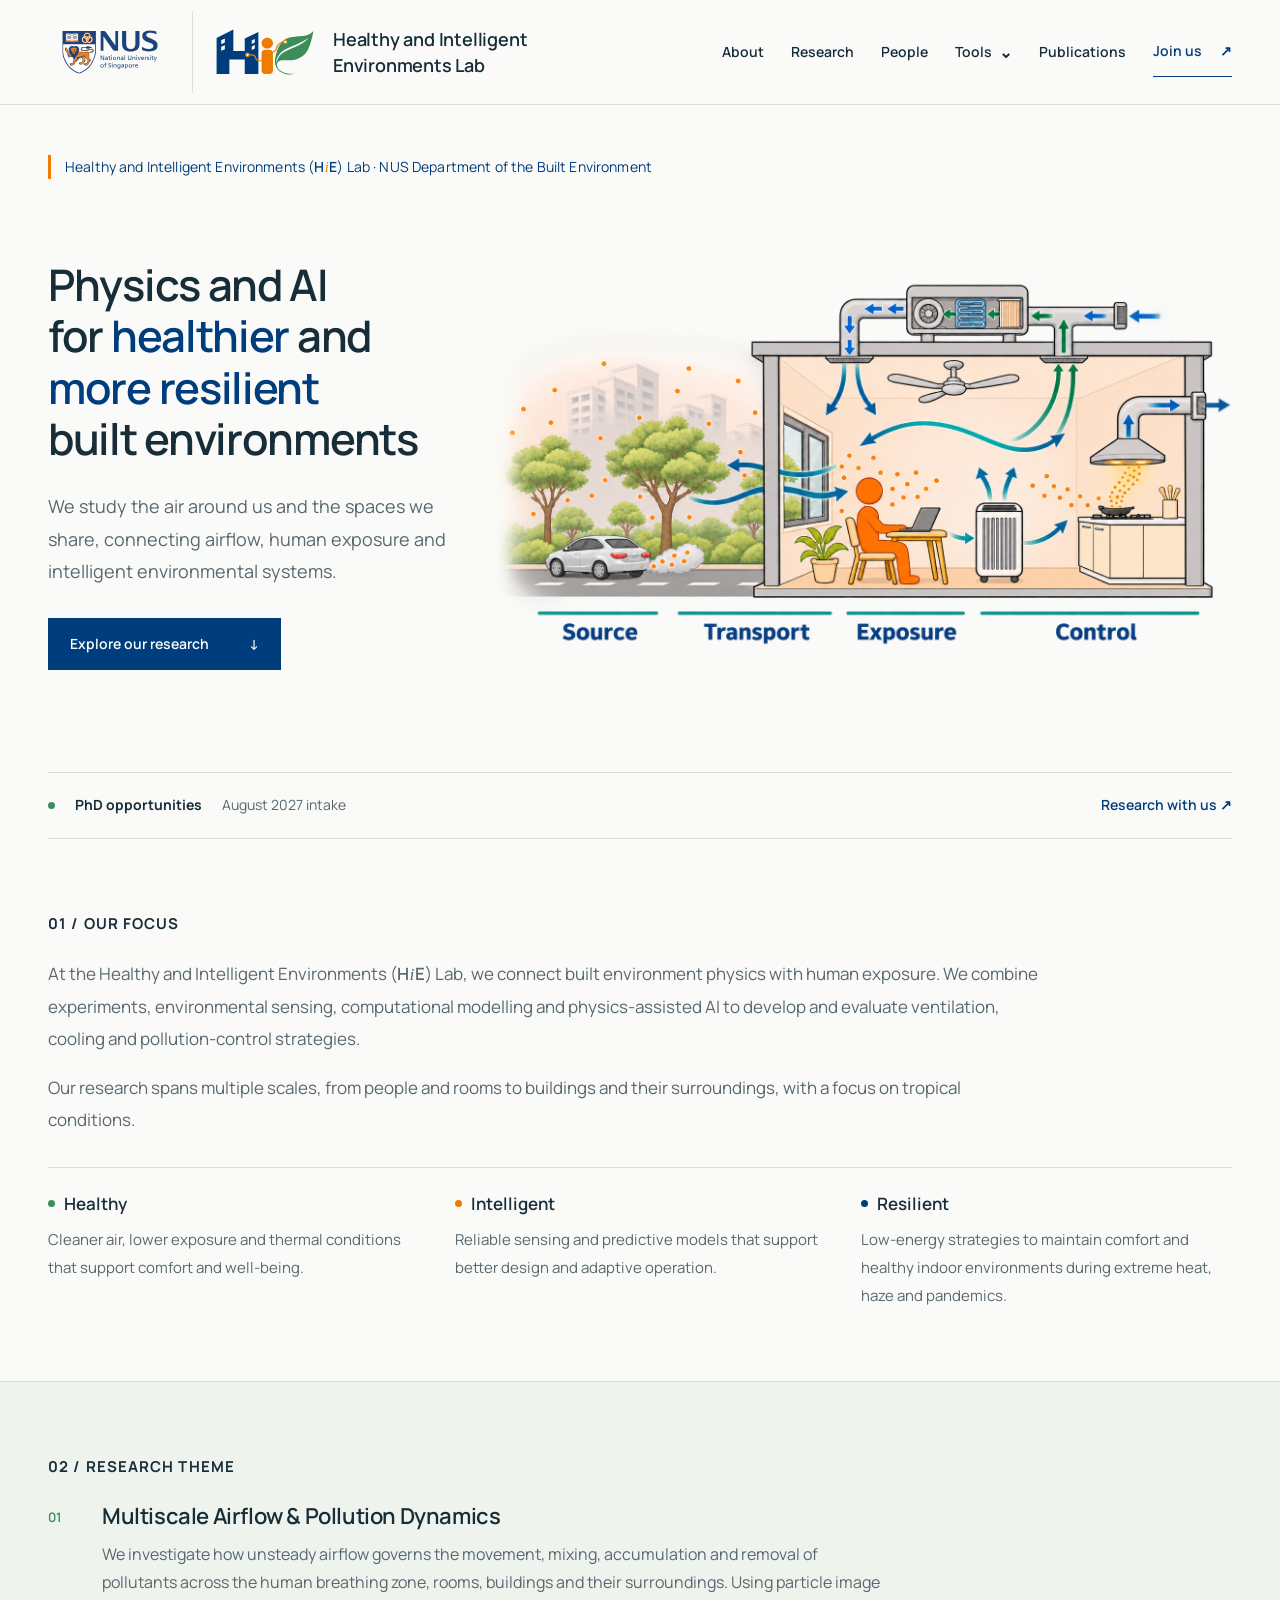
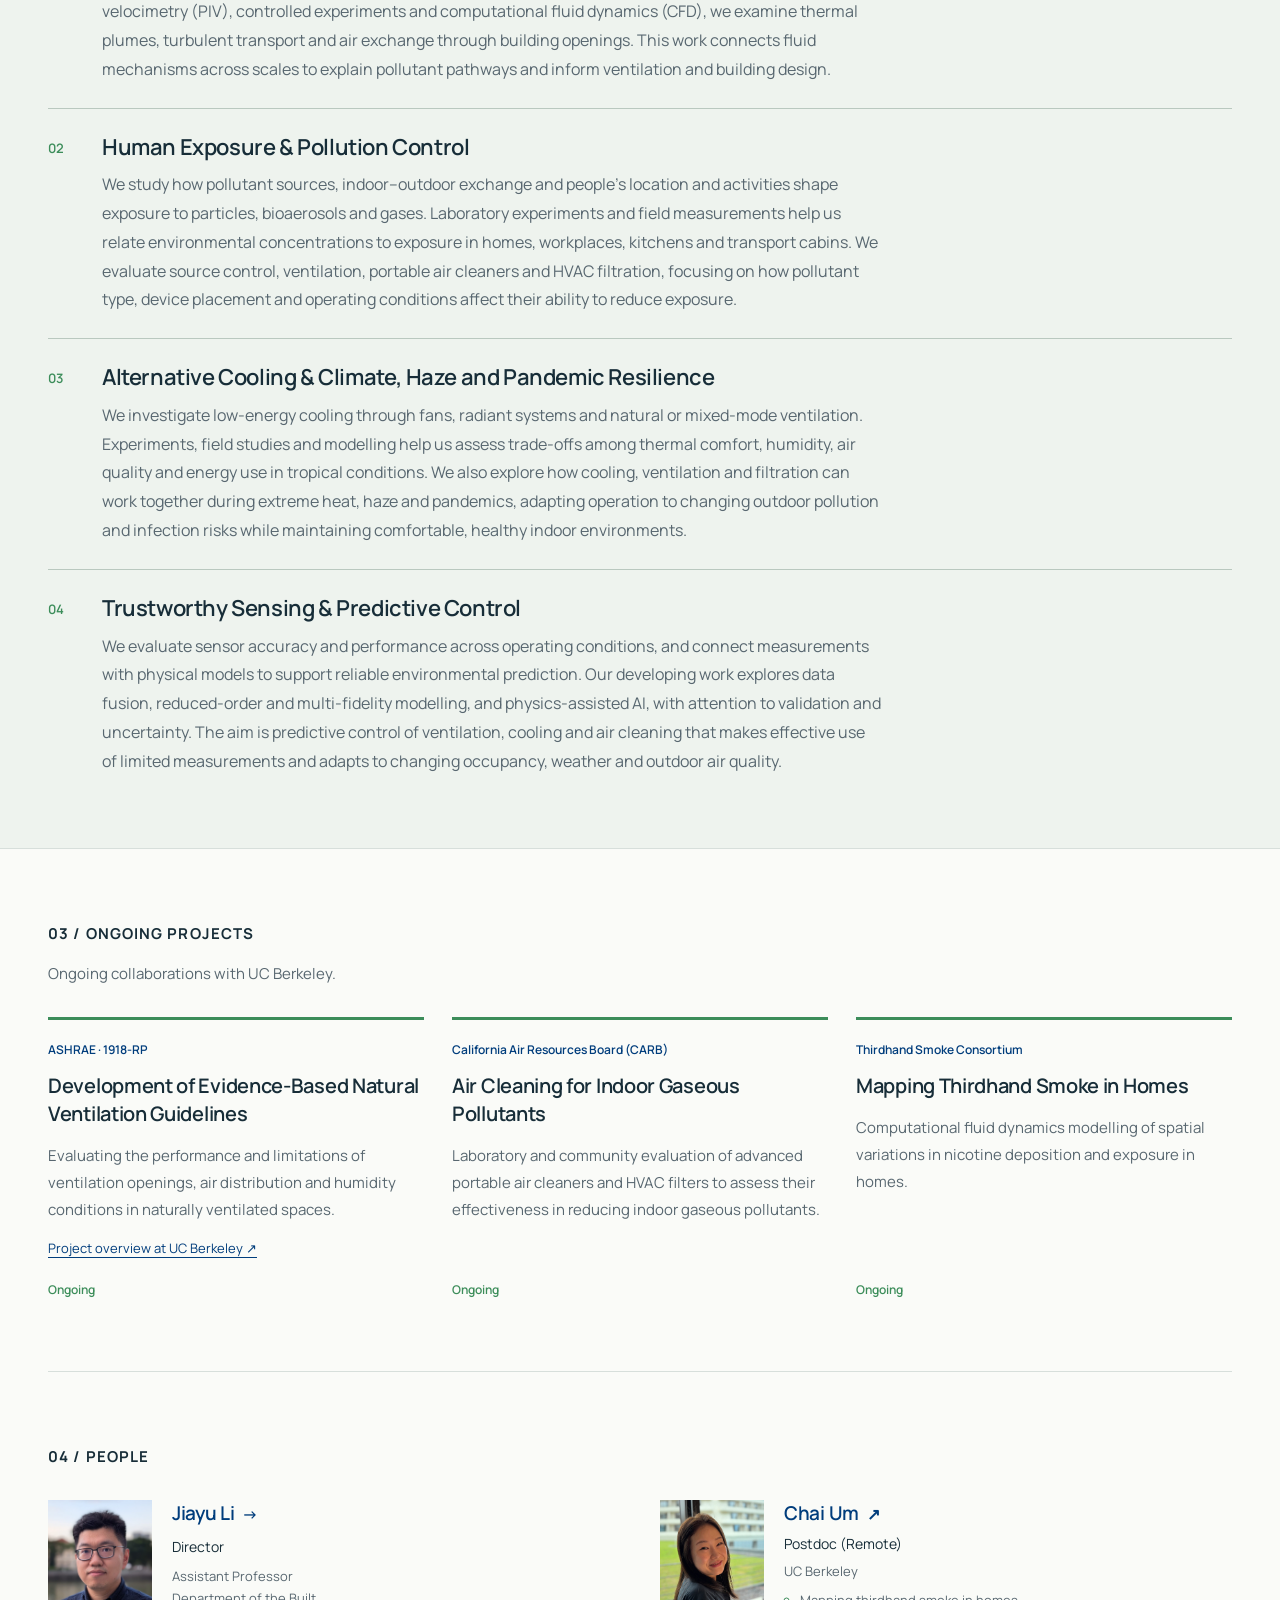
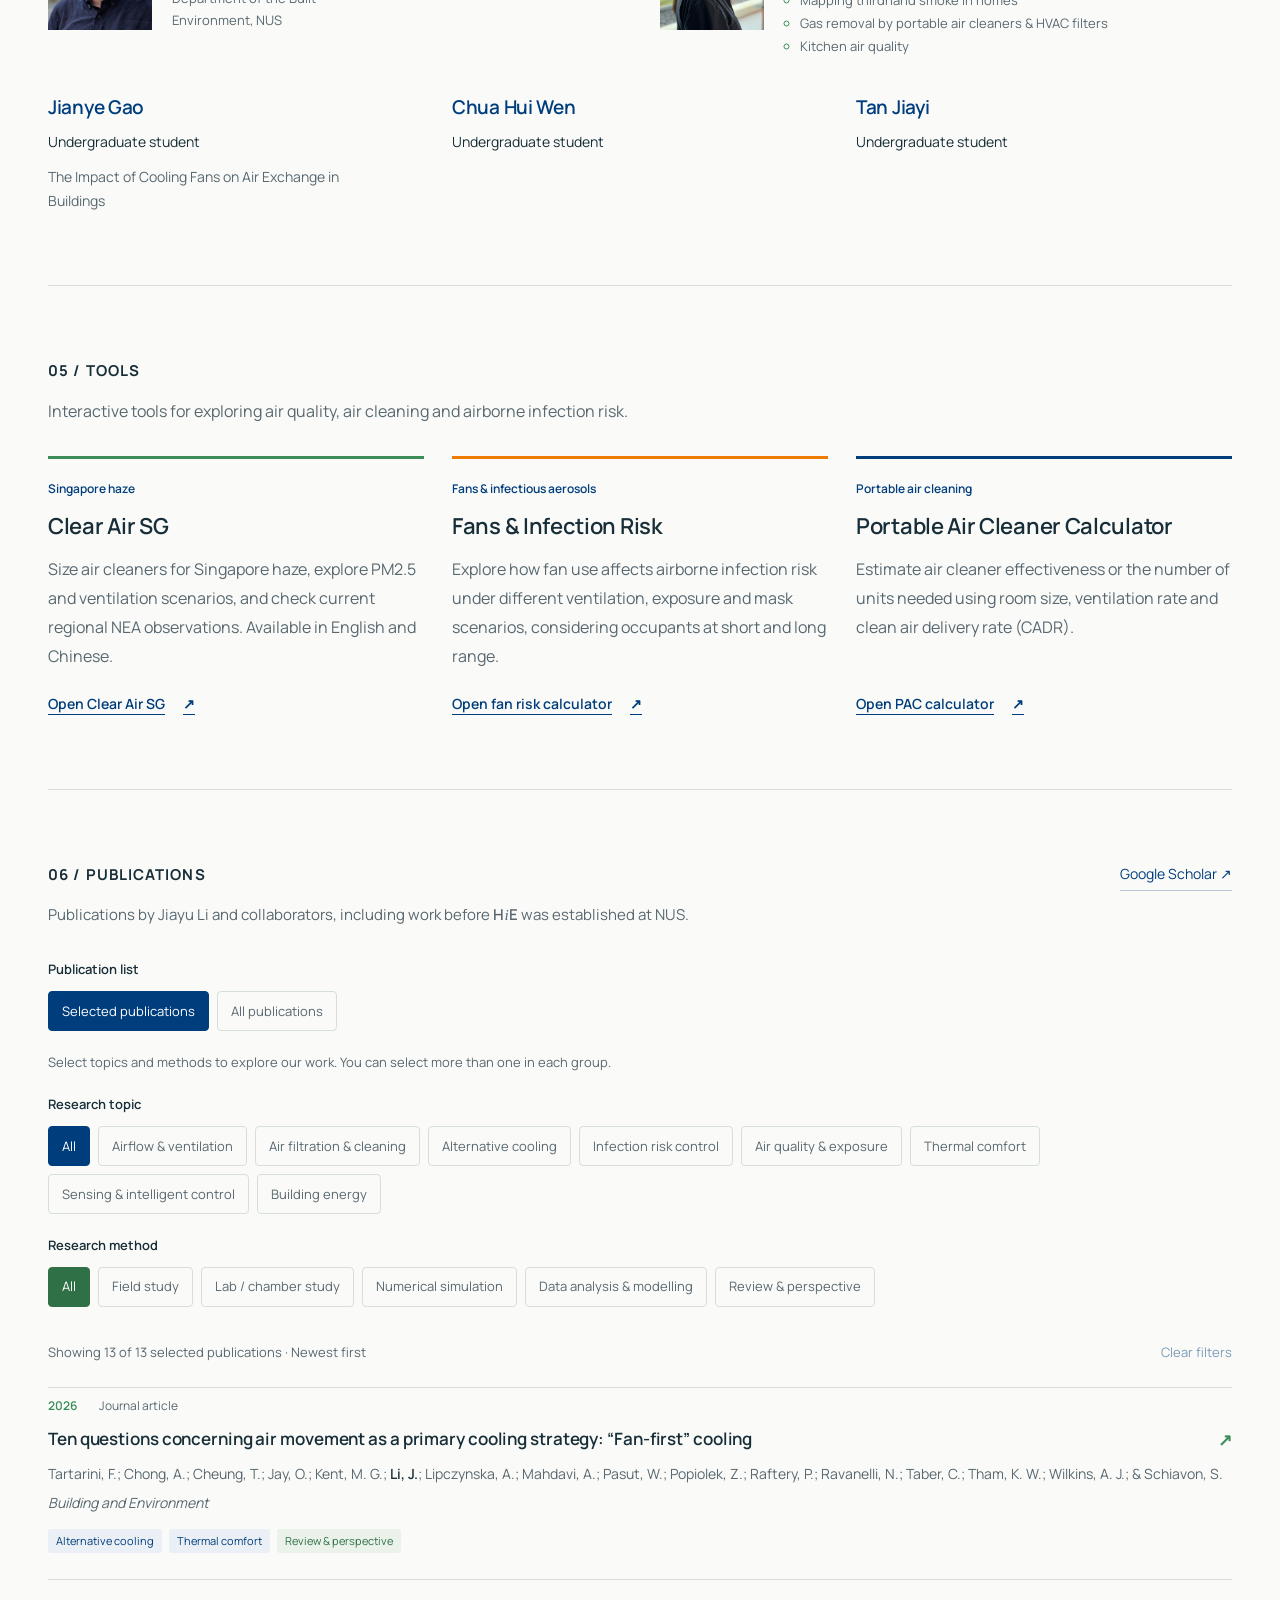
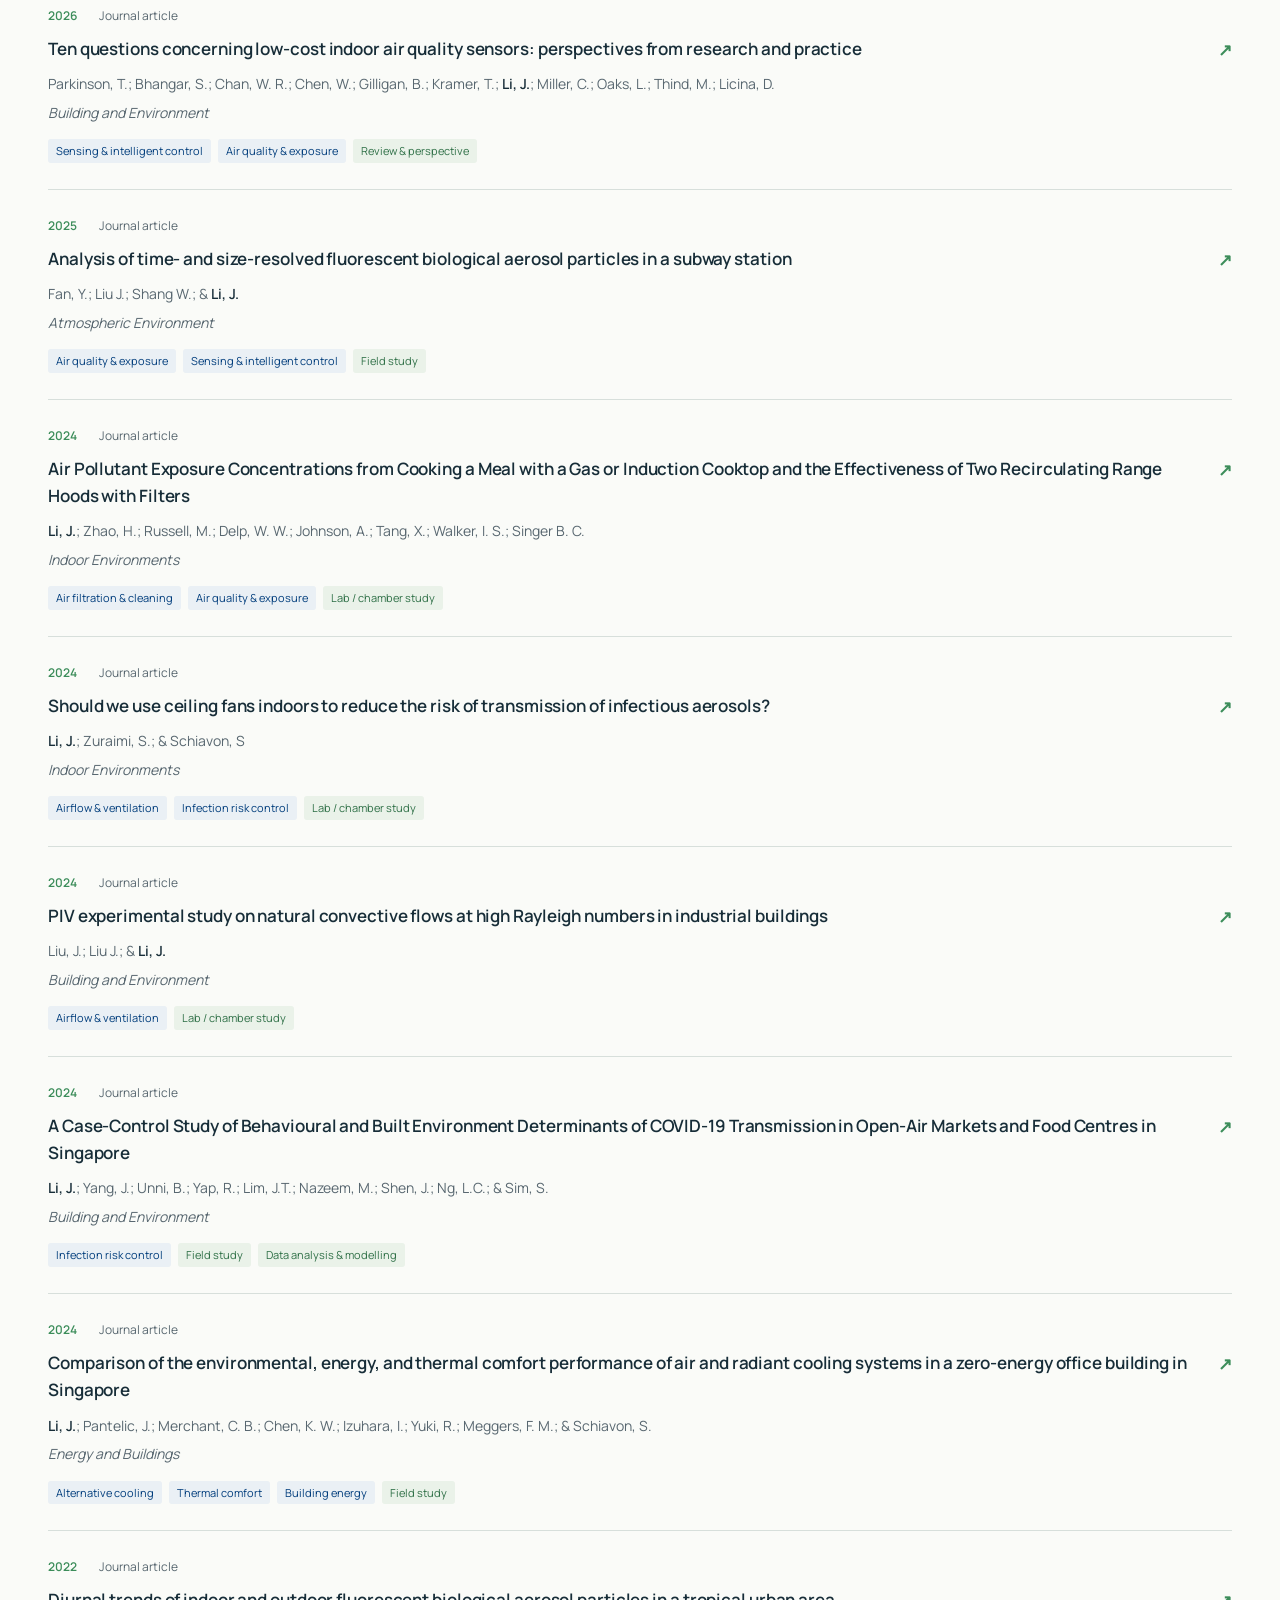
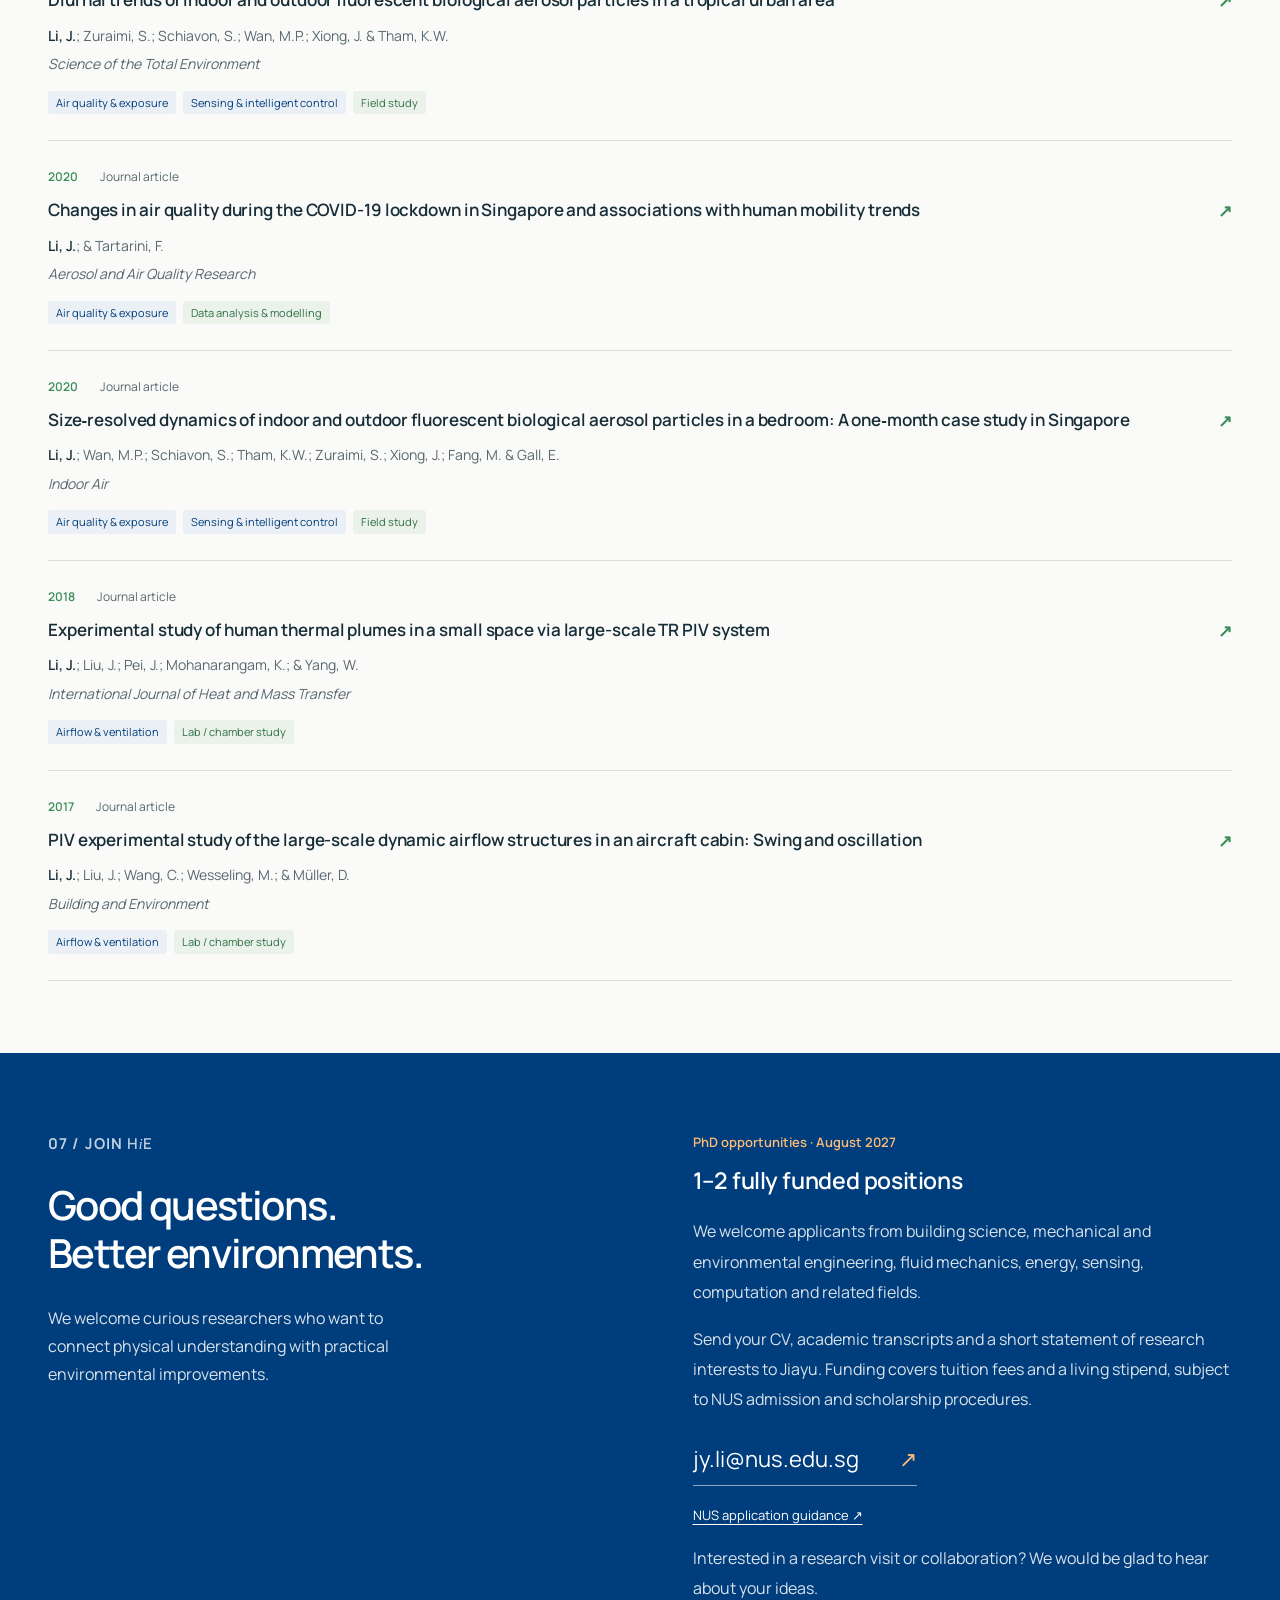
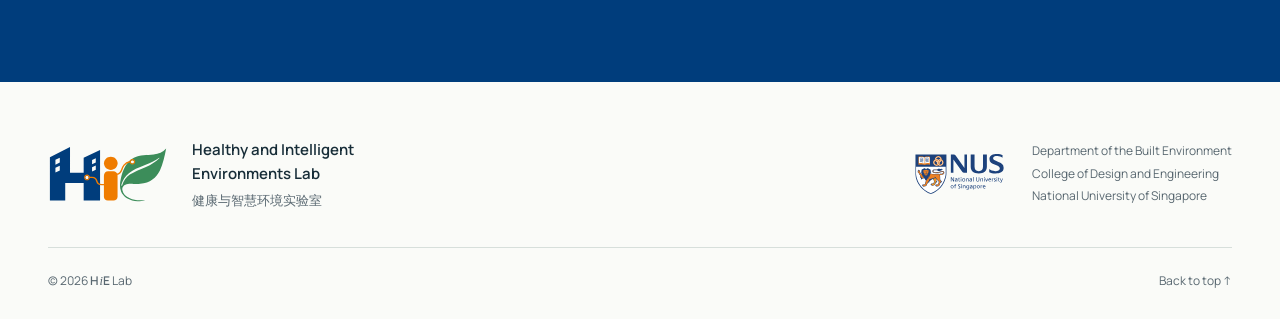
<file: docs/index.html>
<!doctype html>
<html lang="en">
<head>
  <meta charset="utf-8">
  <meta name="viewport" content="width=device-width, initial-scale=1">
  <title>HiE Lab at NUS | Healthy and Intelligent Environments</title>
  <meta name="description" content="The Healthy and Intelligent Environments (HiE) Lab at NUS, led by Jiayu Li. Research in airflow, air quality, human exposure, low-energy cooling and intelligent environmental systems.">
  <meta name="robots" content="index,follow">
  <meta name="google-site-verification" content="eVz97tsGdiG9dclL_S3_P_5QiI1H_V-BPhpgw_I0NYI">
  <meta name="theme-color" content="#003D7C">
  <meta property="og:title" content="HiE Lab at NUS | Healthy and Intelligent Environments">
  <meta property="og:description" content="Physics and AI for healthier and more resilient built environments. Research led by Jiayu Li at the National University of Singapore.">
  <meta property="og:type" content="website">
  <meta property="og:locale" content="en_SG">
  <link rel="canonical" href="https://jiayuliaq.github.io/hie-lab/">
  <link rel="sitemap" type="application/xml" href="sitemap.xml">
  <meta property="og:url" content="https://jiayuliaq.github.io/hie-lab/">
  <meta property="og:site_name" content="HiE Lab at NUS">
  <meta property="og:image" content="https://jiayuliaq.github.io/hie-lab/assets/hie-logo.png">
  <meta property="og:image:alt" content="HiE Lab: a blue architectural H, orange person-shaped i and green leaf-shaped e">
  <meta name="twitter:card" content="summary">
  <link rel="icon" href="assets/hie-logo.svg" type="image/svg+xml">
  <link rel="stylesheet" href="style.css?v=20261115-footer-spacing">
  <script src="main.js?v=20261115-tools" defer></script>
  <script type="application/ld+json">
  {
    "@context": "https://schema.org",
    "@type": "ResearchOrganization",
    "name": "Healthy and Intelligent Environments Lab",
    "alternateName": ["HiE Lab", "NUS HiE Lab"],
    "url": "https://jiayuliaq.github.io/hie-lab/",
    "logo": "https://jiayuliaq.github.io/hie-lab/assets/hie-logo.png",
    "description": "Research on multiscale airflow, human exposure, environmental quality, low-energy cooling and intelligent environmental systems.",
    "email": "jy.li@nus.edu.sg",
    "parentOrganization": {
      "@type": "Organization",
      "name": "Department of the Built Environment",
      "parentOrganization": {"@type": "CollegeOrUniversity", "name": "National University of Singapore", "url": "https://nus.edu.sg/"}
    },
    "member": {
      "@type": "Person",
      "name": "Jiayu Li",
      "url": "https://jiayuliaq.github.io/hie-lab/people/jiayu-li.html",
      "jobTitle": "Assistant Professor",
      "email": "jy.li@nus.edu.sg",
      "sameAs": ["https://orcid.org/0000-0002-5398-1151", "https://scholar.google.com/citations?user=yG-ViIwAAAAJ&hl=en"]
    },
    "knowsAbout": ["Indoor air quality", "Human exposure", "Airflow", "Computational fluid dynamics", "Low-energy cooling", "Environmental sensing", "Physics-assisted AI"]
  }
  </script>
</head>
<body id="top">
  <a class="skip-link" href="#main">Skip to content</a>
  <header class="site-header">
    <div class="wrap header-inner">
      <div class="brand-group">
        <a class="university-brand" href="https://nus.edu.sg/" aria-label="National University of Singapore">
          <img src="assets/nus-logo.svg" width="616" height="325" alt="National University of Singapore">
        </a>
        <a class="brand" href="#top" aria-label="Healthy and Intelligent Environments Lab home">
          <img src="assets/hie-logo.svg" width="1292" height="626" alt="HiE">
          <span class="brand-type">Healthy and Intelligent<br>Environments Lab</span>
        </a>
      </div>
      <button class="menu-toggle" type="button" aria-controls="primary-nav" aria-expanded="false" hidden>Menu <span aria-hidden="true">+</span></button>
      <nav id="primary-nav" class="primary-nav" aria-label="Main navigation">
        <a href="#about">About</a><a href="#research">Research</a><a href="#people">People</a>
        <details class="nav-tools">
          <summary>Tools <span class="tools-chevron" aria-hidden="true">⌄</span></summary>
          <div class="tools-dropdown">
            <a class="tools-overview" href="#tools">All tools <span aria-hidden="true">→</span></a>
            <a href="tools/clear-air-sg/" target="_blank" rel="noopener noreferrer">Clear Air SG<small>Haze &amp; air cleaner sizing</small></a>
            <a href="https://jiayuli.shinyapps.io/fan_infectious_aerosols/" target="_blank" rel="noopener noreferrer">Fans &amp; Infection Risk<small>Airborne infection risk calculator</small></a>
            <a href="https://cbe-berkeley.shinyapps.io/airpurifier/" target="_blank" rel="noopener noreferrer">Portable Air Cleaner Calculator<small>Effectiveness &amp; number of units</small></a>
          </div>
        </details>
        <a href="#publications">Publications</a><a class="nav-contact" href="#join">Join us <span aria-hidden="true">↗</span></a>
      </nav>
    </div>
  </header>

  <main id="main" tabindex="-1">
    <section class="hero wrap" aria-labelledby="hero-title">
      <p class="hero-identity">Healthy and Intelligent Environments <span class="hero-lab-suffix">(<span class="hie-wordmark hie-wordmark--brand">H<span class="hie-wordmark-i">i</span>E</span>) Lab</span> <span class="hero-affiliation">· NUS Department of the Built Environment</span></p>
      <div class="hero-copy">
        <h1 id="hero-title">Physics and AI<br>for <span>healthier</span> and<br><span>more resilient</span><br>built environments</h1>
        <p class="hero-description">We study the air around us and the spaces we share, connecting airflow, human exposure and intelligent environmental systems.</p>
        <a class="button" href="#research">Explore our research <span aria-hidden="true">↓</span></a>
      </div>
      <figure class="hero-figure">
        <img src="assets/connected-environments-illustrated-v12.png" width="1536" height="1024" alt="Conceptual room cutaway beside a pale outdoor scene with traffic exhaust, trees, distant buildings and sparse haze particles fading into transparency. Separate inward and outward airflow arrows pass through a sliding window beside an orange person seated at a laptop. A horizontal outdoor-air intake joins the rising room-return duct before air passes through the rooftop unit's filter, coil and fan. Supply and return grilles sit at the ceiling beneath their ducts. A portable air cleaner has a regular front intake grille, while an independent kitchen hood exhausts through the right side wall. The four captions below read Source, Transport, Exposure and Control.">
      </figure>
    </section>

    <div class="opportunity wrap">
      <p><span class="status-dot" aria-hidden="true"></span><strong>PhD opportunities</strong><span>August 2027 intake</span></p>
      <a href="#join">Research with us <span aria-hidden="true">↗</span></a>
    </div>

    <section class="section wrap about" id="about" aria-labelledby="about-title">
      <h2 class="eyebrow" id="about-title">01 / Our focus</h2>
      <div class="about-content">
        <p>At the Healthy and Intelligent Environments (<span class="hie-wordmark">H<span class="hie-wordmark-i">i</span>E</span>) Lab, we connect built environment physics with human exposure. We combine experiments, environmental sensing, computational modelling and physics-assisted AI to develop and evaluate ventilation, cooling and pollution-control strategies.</p>
        <p>Our research spans multiple scales, from people and rooms to buildings and their surroundings, with a focus on tropical conditions.</p>
        <div class="principles">
          <div><h3><span class="dot green" aria-hidden="true"></span>Healthy</h3><p>Cleaner air, lower exposure and thermal conditions that support comfort and well-being.</p></div>
          <div><h3><span class="dot orange" aria-hidden="true"></span>Intelligent</h3><p>Reliable sensing and predictive models that support better design and adaptive operation.</p></div>
          <div><h3><span class="dot blue" aria-hidden="true"></span>Resilient</h3><p>Low-energy strategies to maintain comfort and healthy indoor environments during extreme heat, haze and pandemics.</p></div>
        </div>
      </div>
    </section>

    <section class="research-band" id="research" aria-labelledby="research-title">
      <div class="wrap section research-layout">
        <h2 class="eyebrow" id="research-title">02 / Research Theme</h2>
        <ol class="research-list">
          <li>
            <span class="theme-number" aria-hidden="true">01</span>
            <div>
              <h3>Multiscale Airflow &amp; Pollution Dynamics</h3>
              <p>We investigate how unsteady airflow governs the movement, mixing, accumulation and removal of pollutants across the human breathing zone, rooms, buildings and their surroundings. Using particle image velocimetry (PIV), controlled experiments and computational fluid dynamics (CFD), we examine thermal plumes, turbulent transport and air exchange through building openings. This work connects fluid mechanisms across scales to explain pollutant pathways and inform ventilation and building design.</p>
            </div>
          </li>
          <li>
            <span class="theme-number" aria-hidden="true">02</span>
            <div>
              <h3>Human Exposure &amp; Pollution Control</h3>
              <p>We study how pollutant sources, indoor–outdoor exchange and people's location and activities shape exposure to particles, bioaerosols and gases. Laboratory experiments and field measurements help us relate environmental concentrations to exposure in homes, workplaces, kitchens and transport cabins. We evaluate source control, ventilation, portable air cleaners and HVAC filtration, focusing on how pollutant type, device placement and operating conditions affect their ability to reduce exposure.</p>
            </div>
          </li>
          <li>
            <span class="theme-number" aria-hidden="true">03</span>
            <div>
              <h3>Alternative Cooling &amp; Climate, Haze and Pandemic Resilience</h3>
              <p>We investigate low-energy cooling through fans, radiant systems and natural or mixed-mode ventilation. Experiments, field studies and modelling help us assess trade-offs among thermal comfort, humidity, air quality and energy use in tropical conditions. We also explore how cooling, ventilation and filtration can work together during extreme heat, haze and pandemics, adapting operation to changing outdoor pollution and infection risks while maintaining comfortable, healthy indoor environments.</p>
            </div>
          </li>
          <li>
            <span class="theme-number" aria-hidden="true">04</span>
            <div>
              <h3>Trustworthy Sensing &amp; Predictive Control</h3>
              <p>We evaluate sensor accuracy and performance across operating conditions, and connect measurements with physical models to support reliable environmental prediction. Our developing work explores data fusion, reduced-order and multi-fidelity modelling, and physics-assisted AI, with attention to validation and uncertainty. The aim is predictive control of ventilation, cooling and air cleaning that makes effective use of limited measurements and adapts to changing occupancy, weather and outdoor air quality.</p>
            </div>
          </li>
        </ol>
      </div>
    </section>

    <section class="section wrap projects" id="projects" aria-labelledby="projects-title">
      <h2 class="eyebrow" id="projects-title">03 / Ongoing projects</h2>
      <p class="projects-intro">Ongoing collaborations with UC Berkeley.</p>
      <ul class="project-list">
        <li>
          <p class="project-funder">ASHRAE · 1918-RP</p>
          <h3>Development of Evidence-Based Natural Ventilation Guidelines</h3>
          <p class="project-description">Evaluating the performance and limitations of ventilation openings, air distribution and humidity conditions in naturally ventilated spaces.</p>
          <a class="project-link" href="https://cbe.berkeley.edu/research/evidence-based-natural-ventilation-guidelines/" target="_blank" rel="noopener noreferrer">Project overview at UC Berkeley <span aria-hidden="true">↗</span></a>
          <p class="project-status">Ongoing</p>
        </li>
        <li>
          <p class="project-funder">California Air Resources Board (CARB)</p>
          <h3>Air Cleaning for Indoor Gaseous Pollutants</h3>
          <p class="project-description">Laboratory and community evaluation of advanced portable air cleaners and HVAC filters to assess their effectiveness in reducing indoor gaseous pollutants.</p>
          <p class="project-status">Ongoing</p>
        </li>
        <li>
          <p class="project-funder">Thirdhand Smoke Consortium</p>
          <h3>Mapping Thirdhand Smoke in Homes</h3>
          <p class="project-description">Computational fluid dynamics modelling of spatial variations in nicotine deposition and exposure in homes.</p>
          <p class="project-status">Ongoing</p>
        </li>
      </ul>
    </section>

    <section class="section wrap people" id="people" aria-labelledby="people-title">
      <h2 class="eyebrow" id="people-title">04 / People</h2>
      <div class="people-groups">
        <div class="people-group">
          <ul class="member-list">
            <li><a class="member-card" href="people/jiayu-li.html">
              <img class="member-photo" src="assets/jiayu-li.jpg" width="900" height="1200" alt="" loading="lazy">
              <div><h3 class="member-name">Jiayu Li <span aria-hidden="true">→</span></h3><p class="member-role">Director</p><p class="member-affiliation">Assistant Professor<br>Department of the Built Environment, NUS</p></div>
            </a></li>
          </ul>
        </div>
        <div class="people-group">
          <ul class="member-list">
            <li>
              <a class="member-card member-card-topics" href="https://cbe.berkeley.edu/about-us/people/chai-yoon-um/" target="_blank" rel="noopener noreferrer">
                <img class="member-photo" src="assets/people/chai-um.jpg" width="600" height="800" alt="" loading="lazy">
                <div>
                  <h3 class="member-name">Chai Um <span aria-hidden="true">↗</span></h3>
                  <p class="member-role">Postdoc (Remote)</p>
                  <p class="member-affiliation">UC Berkeley</p>
                  <ul class="member-topics" aria-label="Chai Um's research topics">
                    <li>Mapping thirdhand smoke in homes</li>
                    <li>Gas removal by portable air cleaners &amp; HVAC filters</li>
                    <li>Kitchen air quality</li>
                  </ul>
                </div>
              </a>
            </li>
          </ul>
        </div>
        <div class="people-group people-group-wide">
          <ul class="member-list student-list">
            <li><div class="member-card">
              <div><h3 class="member-name">Jianye Gao</h3><p class="member-role">Undergraduate student</p><p class="member-project">The Impact of Cooling Fans on Air Exchange in Buildings</p></div>
            </div></li>
            <li><div class="member-card">
              <div><h3 class="member-name">Chua Hui Wen</h3><p class="member-role">Undergraduate student</p></div>
            </div></li>
            <li><div class="member-card">
              <div><h3 class="member-name">Tan Jiayi</h3><p class="member-role">Undergraduate student</p></div>
            </div></li>
          </ul>
        </div>
      </div>
    </section>

    <section class="section wrap tools" id="tools" aria-labelledby="tools-title">
      <h2 class="eyebrow" id="tools-title">05 / Tools</h2>
      <p class="tools-intro">Interactive tools for exploring air quality, air cleaning and airborne infection risk.</p>
      <ul class="tool-list">
        <li>
          <p class="tool-topic">Singapore haze</p>
          <h3>Clear Air SG</h3>
          <p class="tool-description">Size air cleaners for Singapore haze, explore PM2.5 and ventilation scenarios, and check current regional NEA observations. Available in English and Chinese.</p>
          <a class="tool-link" href="tools/clear-air-sg/" target="_blank" rel="noopener noreferrer">Open Clear Air SG <span aria-hidden="true">↗</span></a>
        </li>
        <li>
          <p class="tool-topic">Fans &amp; infectious aerosols</p>
          <h3>Fans &amp; Infection Risk</h3>
          <p class="tool-description">Explore how fan use affects airborne infection risk under different ventilation, exposure and mask scenarios, considering occupants at short and long range.</p>
          <a class="tool-link" href="https://jiayuli.shinyapps.io/fan_infectious_aerosols/" target="_blank" rel="noopener noreferrer">Open fan risk calculator <span aria-hidden="true">↗</span></a>
        </li>
        <li>
          <p class="tool-topic">Portable air cleaning</p>
          <h3>Portable Air Cleaner Calculator</h3>
          <p class="tool-description">Estimate air cleaner effectiveness or the number of units needed using room size, ventilation rate and clean air delivery rate (CADR).</p>
          <a class="tool-link" href="https://cbe-berkeley.shinyapps.io/airpurifier/" target="_blank" rel="noopener noreferrer">Open PAC calculator <span aria-hidden="true">↗</span></a>
        </li>
      </ul>
    </section>

    <section class="section wrap publications" id="publications" aria-labelledby="publications-title">
      <div class="publications-heading">
        <div><h2 class="eyebrow" id="publications-title">06 / Publications</h2><p class="publications-intro">Publications by Jiayu Li and collaborators, including work before <span class="hie-wordmark">H<span class="hie-wordmark-i">i</span>E</span> was established at NUS.</p></div>
        <a class="text-link" href="https://scholar.google.com/citations?user=yG-ViIwAAAAJ&amp;hl=en" target="_blank" rel="noopener noreferrer">Google Scholar ↗</a>
      </div>
      <div class="publication-controls" hidden>
        <fieldset class="publication-filter-group" id="publication-view">
          <legend>Publication list</legend>
          <div class="filter-buttons">
            <button type="button" class="filter-button" data-publication-view="selected" aria-pressed="true" aria-controls="publication-list">Selected publications</button>
            <button type="button" class="filter-button" data-publication-view="all" aria-pressed="false" aria-controls="publication-list">All publications</button>
          </div>
        </fieldset>
        <p class="filter-hint" id="publication-filter-hint">Select topics and methods to explore our work. You can select more than one in each group.</p>
        <fieldset class="publication-filter-group" data-filter-group="topics">
          <legend>Research topic</legend>
          <div class="filter-buttons"><button type="button" class="filter-button" data-filter="all" aria-pressed="true" aria-controls="publication-list">All</button><button type="button" class="filter-button" data-filter="airflow" aria-pressed="false" aria-controls="publication-list">Airflow &amp; ventilation</button><button type="button" class="filter-button" data-filter="filtration" aria-pressed="false" aria-controls="publication-list">Air filtration &amp; cleaning</button><button type="button" class="filter-button" data-filter="cooling" aria-pressed="false" aria-controls="publication-list">Alternative cooling</button><button type="button" class="filter-button" data-filter="infection" aria-pressed="false" aria-controls="publication-list">Infection risk control</button><button type="button" class="filter-button" data-filter="exposure" aria-pressed="false" aria-controls="publication-list">Air quality &amp; exposure</button><button type="button" class="filter-button" data-filter="comfort" aria-pressed="false" aria-controls="publication-list">Thermal comfort</button><button type="button" class="filter-button" data-filter="sensing" aria-pressed="false" aria-controls="publication-list">Sensing &amp; intelligent control</button><button type="button" class="filter-button" data-filter="energy" aria-pressed="false" aria-controls="publication-list">Building energy</button></div>
        </fieldset>
        <fieldset class="publication-filter-group" data-filter-group="methods">
          <legend>Research method</legend>
          <div class="filter-buttons"><button type="button" class="filter-button" data-filter="all" aria-pressed="true" aria-controls="publication-list">All</button><button type="button" class="filter-button" data-filter="field" aria-pressed="false" aria-controls="publication-list">Field study</button><button type="button" class="filter-button" data-filter="chamber" aria-pressed="false" aria-controls="publication-list">Lab / chamber study</button><button type="button" class="filter-button" data-filter="simulation" aria-pressed="false" aria-controls="publication-list">Numerical simulation</button><button type="button" class="filter-button" data-filter="analysis" aria-pressed="false" aria-controls="publication-list">Data analysis &amp; modelling</button><button type="button" class="filter-button" data-filter="review" aria-pressed="false" aria-controls="publication-list">Review &amp; perspective</button></div>
        </fieldset>
        <div class="publication-toolbar">
          <p class="publication-count" id="publication-count" role="status" aria-live="polite" aria-atomic="true"></p>
          <button type="button" class="filter-reset" id="publication-reset" disabled>Clear filters</button>
        </div>
      </div>
      <ol class="paper-list" id="publication-list" aria-label="Publications, newest first">
        <li id="paper-j57" data-selected="true" data-topics="cooling comfort" data-methods="review" data-type="journal" tabindex="-1">
          <div class="paper-meta"><span>2026</span><span>Journal article</span></div>
          <h3><a href="https://doi.org/10.1016/j.buildenv.2026.115218" target="_blank" rel="noopener noreferrer">Ten questions concerning air movement as a primary cooling strategy: “Fan-first” cooling<span aria-hidden="true">↗</span></a></h3>
          <p class="paper-authors">Tartarini, F.; Chong, A.; Cheung, T.; Jay, O.; Kent, M. G.; <strong>Li, J.</strong>; Lipczynska, A.; Mahdavi, A.; Pasut, W.; Popiolek, Z.; Raftery, P.; Ravanelli, N.; Taber, C.; Tham, K. W.; Wilkins, A. J.; &amp; Schiavon, S.</p>
          <p class="paper-venue"><em>Building and Environment</em></p>
          <div class="paper-tags" aria-label="Research topics and methods"><span class="paper-tag">Alternative cooling</span><span class="paper-tag">Thermal comfort</span><span class="paper-tag paper-tag-method">Review &amp; perspective</span></div>
        </li>
        <li id="paper-j56" data-selected="true" data-topics="sensing exposure" data-methods="review" data-type="journal" tabindex="-1">
          <div class="paper-meta"><span>2026</span><span>Journal article</span></div>
          <h3><a href="https://doi.org/10.1016/j.buildenv.2026.114737" target="_blank" rel="noopener noreferrer">Ten questions concerning low-cost indoor air quality sensors: perspectives from research and practice<span aria-hidden="true">↗</span></a></h3>
          <p class="paper-authors">Parkinson, T.; Bhangar, S.; Chan, W. R.; Chen, W.; Gilligan, B.; Kramer, T.; <strong>Li, J.</strong>; Miller, C.; Oaks, L.; Thind, M.; Licina, D.</p>
          <p class="paper-venue"><em>Building and Environment</em></p>
          <div class="paper-tags" aria-label="Research topics and methods"><span class="paper-tag">Sensing &amp; intelligent control</span><span class="paper-tag">Air quality &amp; exposure</span><span class="paper-tag paper-tag-method">Review &amp; perspective</span></div>
        </li>
        <li id="paper-j55" data-topics="airflow exposure" data-methods="chamber" data-type="journal" tabindex="-1">
          <div class="paper-meta"><span>2026</span><span>Journal article</span></div>
          <h3><a href="https://doi.org/10.1016/j.buildenv.2026.114676" target="_blank" rel="noopener noreferrer">Experimental study on airflow containment and pollutant capture of a push-pull ventilation system in residential kitchens<span aria-hidden="true">↗</span></a></h3>
          <p class="paper-authors">Chen, W.; Yan, M.; Cui, Y.; Yu, Y.; Xu, J.; Liu, J.; <strong>Li, J.</strong></p>
          <p class="paper-venue"><em>Building and Environment</em></p>
          <div class="paper-tags" aria-label="Research topics and methods"><span class="paper-tag">Airflow &amp; ventilation</span><span class="paper-tag">Air quality &amp; exposure</span><span class="paper-tag paper-tag-method">Lab / chamber study</span></div>
        </li>
        <li id="paper-j54" data-topics="airflow filtration exposure" data-methods="chamber" data-type="journal" tabindex="-1">
          <div class="paper-meta"><span>2026</span><span>Journal article</span></div>
          <h3><a href="https://doi.org/10.1016/j.buildenv.2026.114333" target="_blank" rel="noopener noreferrer">Influence of overhead HVAC and aerosol control strategies on coarse mode particle dispersion and exposure in a full-scale room experiment<span aria-hidden="true">↗</span></a></h3>
          <p class="paper-authors">Um, C. Y.; Preble, C. V.; Zhao, H.; Delp, W. W.; Kirchstetter, T. W.; <strong>Li, J.</strong>; Schiavon, S.; &amp; Singer, B. C.</p>
          <p class="paper-venue"><em>Building and Environment</em></p>
          <div class="paper-tags" aria-label="Research topics and methods"><span class="paper-tag">Airflow &amp; ventilation</span><span class="paper-tag">Air filtration &amp; cleaning</span><span class="paper-tag">Air quality &amp; exposure</span><span class="paper-tag paper-tag-method">Lab / chamber study</span></div>
        </li>
        <li id="paper-j53" data-topics="energy" data-methods="simulation analysis" data-type="journal" tabindex="-1">
          <div class="paper-meta"><span>2026</span><span>Journal article</span></div>
          <h3><a href="https://doi.org/10.1016/j.crsus.2026.100682" target="_blank" rel="noopener noreferrer">BIPVs as an energy-resilient pathway for decarbonizing high-density island cities<span aria-hidden="true">↗</span></a></h3>
          <p class="paper-authors">Liu, W.; Tian, Z.; Hu, M.; <strong>Li, J.</strong>; Ma, L.; &amp; Chen, X.</p>
          <p class="paper-venue"><em>Cell Reports Sustainability</em></p>
          <div class="paper-tags" aria-label="Research topics and methods"><span class="paper-tag">Building energy</span><span class="paper-tag paper-tag-method">Numerical simulation</span><span class="paper-tag paper-tag-method">Data analysis &amp; modelling</span></div>
        </li>
        <li id="paper-j52" data-topics="airflow infection" data-methods="field simulation" data-type="journal" tabindex="-1">
          <div class="paper-meta"><span>2026</span><span>Journal article</span></div>
          <h3><a href="https://doi.org/10.53941/ubs.2026.100007" target="_blank" rel="noopener noreferrer">Mitigation of Airborne Disease Transmission and Particle Capture by Ceiling Fan Ventilation in Street Stores<span aria-hidden="true">↗</span></a></h3>
          <p class="paper-authors">Han, X.; Qin, M.; <strong>Li, J.</strong>; Zhan, H.; Yuan, X.; &amp; Mahyuddin, N.</p>
          <p class="paper-venue"><em>Urban and Building Science</em></p>
          <div class="paper-tags" aria-label="Research topics and methods"><span class="paper-tag">Airflow &amp; ventilation</span><span class="paper-tag">Infection risk control</span><span class="paper-tag paper-tag-method">Field study</span><span class="paper-tag paper-tag-method">Numerical simulation</span></div>
        </li>
        <li id="paper-c22" data-topics="filtration infection exposure" data-methods="chamber" data-type="conference" tabindex="-1">
          <div class="paper-meta"><span>2026</span><span>Conference paper</span></div>
          <h3><a href="https://escholarship.org/uc/item/9j94q9nr" target="_blank" rel="noopener noreferrer">Evaluating Indoor Air Quality Impacts of Far-UVC (222 nm) in a Controlled Full-Scale Office Environment with Human Subjects<span aria-hidden="true">↗</span></a></h3>
          <p class="paper-authors"><strong>Li, J.</strong>; Um, C. Y.; Russell, M.; Destaillats, H.; &amp; Singer, B. C.</p>
          <p class="paper-venue"><em>Indoor Air 2026</em></p>
          <div class="paper-tags" aria-label="Research topics and methods"><span class="paper-tag">Air filtration &amp; cleaning</span><span class="paper-tag">Infection risk control</span><span class="paper-tag">Air quality &amp; exposure</span><span class="paper-tag paper-tag-method">Lab / chamber study</span></div>
        </li>
        <li id="paper-c21" data-topics="cooling" data-methods="simulation" data-type="conference" tabindex="-1">
          <div class="paper-meta"><span>2026</span><span>Conference paper</span><span class="paper-award">Best Paper Award</span></div>
          <h3><a href="https://doi.org/10.1051/e3sconf/202671602027" target="_blank" rel="noopener noreferrer">A simulation study on condensation risk in radiant cooling panels with elevated air movement<span aria-hidden="true">↗</span></a></h3>
          <p class="paper-authors">Park, J.; Lee, S.; <strong>Li, J.</strong>; Chen, K. W.; Izuhara, I.; &amp; Schiavon, S.</p>
          <p class="paper-venue"><em>E3S Web of Conferences · IAQVEC 2026</em></p>
          <div class="paper-tags" aria-label="Research topics and methods"><span class="paper-tag">Alternative cooling</span><span class="paper-tag paper-tag-method">Numerical simulation</span></div>
        </li>
        <li id="paper-j51" data-selected="true" data-topics="exposure sensing" data-methods="field" data-type="journal" tabindex="-1">
          <div class="paper-meta"><span>2025</span><span>Journal article</span></div>
          <h3><a href="https://doi.org/10.1016/j.atmosenv.2025.121142" target="_blank" rel="noopener noreferrer">Analysis of time- and size-resolved fluorescent biological aerosol particles in a subway station<span aria-hidden="true">↗</span></a></h3>
          <p class="paper-authors">Fan, Y.; Liu J.; Shang W.; &amp; <strong>Li, J.</strong></p>
          <p class="paper-venue"><em>Atmospheric Environment</em></p>
          <div class="paper-tags" aria-label="Research topics and methods"><span class="paper-tag">Air quality &amp; exposure</span><span class="paper-tag">Sensing &amp; intelligent control</span><span class="paper-tag paper-tag-method">Field study</span></div>
        </li>
        <li id="paper-j50" data-topics="energy sensing" data-methods="simulation analysis" data-type="journal" tabindex="-1">
          <div class="paper-meta"><span>2025</span><span>Journal article</span></div>
          <h3><a href="https://doi.org/10.1007/s12273-024-1219-1" target="_blank" rel="noopener noreferrer">Day-ahead energy management of a smart building energy system aggregated with electrical vehicles based on distributionally robust optimization<span aria-hidden="true">↗</span></a></h3>
          <p class="paper-authors">Zhao B., Cao X., Zhang S., Ren J., <strong>Li, J.</strong></p>
          <p class="paper-venue"><em>Building Simulation</em></p>
          <div class="paper-tags" aria-label="Research topics and methods"><span class="paper-tag">Building energy</span><span class="paper-tag">Sensing &amp; intelligent control</span><span class="paper-tag paper-tag-method">Numerical simulation</span><span class="paper-tag paper-tag-method">Data analysis &amp; modelling</span></div>
        </li>
        <li id="paper-j49" data-topics="energy" data-methods="review" data-type="journal" tabindex="-1">
          <div class="paper-meta"><span>2025</span><span>Journal article</span></div>
          <h3><a href="https://doi.org/10.59717/j.xinn-energy.2025.100091" target="_blank" rel="noopener noreferrer">Challenges of large-scale facade PV systems in dense urban environments in China<span aria-hidden="true">↗</span></a></h3>
          <p class="paper-authors">Liu, W.; Mao, H.; Tian, Z.; Luo, Y.; Ma, L.; Chen, X.; Hu, M.; <strong>Li, J.</strong>; Fan, J.</p>
          <p class="paper-venue"><em>The Innovation Energy</em></p>
          <div class="paper-tags" aria-label="Research topics and methods"><span class="paper-tag">Building energy</span><span class="paper-tag paper-tag-method">Review &amp; perspective</span></div>
        </li>
        <li id="paper-c20" data-topics="comfort sensing" data-methods="analysis" data-type="conference" tabindex="-1">
          <div class="paper-meta"><span>2025</span><span>Conference paper</span></div>
          <h3>Estimate indoor heat exposure from outdoor data in Singapore</h3>
          <p class="paper-authors"><strong>Li, J.</strong>; Chang, L.; Sanchez, L.; Cioni, L.; Kramer, T.; Yang, W.; Aijazi, A.; Kwong, L.; Sultan, Z.; &amp; Schiavon, S.</p>
          <p class="paper-venue"><em>CLIMA 2025</em></p>
          <div class="paper-tags" aria-label="Research topics and methods"><span class="paper-tag">Thermal comfort</span><span class="paper-tag">Sensing &amp; intelligent control</span><span class="paper-tag paper-tag-method">Data analysis &amp; modelling</span></div>
        </li>
        <li id="paper-j48" data-selected="true" data-topics="filtration exposure" data-methods="chamber" data-type="journal" tabindex="-1">
          <div class="paper-meta"><span>2024</span><span>Journal article</span></div>
          <h3><a href="https://doi.org/10.1016/j.indenv.2024.100047" target="_blank" rel="noopener noreferrer">Air Pollutant Exposure Concentrations from Cooking a Meal with a Gas or Induction Cooktop and the Effectiveness of Two Recirculating Range Hoods with Filters<span aria-hidden="true">↗</span></a></h3>
          <p class="paper-authors"><strong>Li, J.</strong>; Zhao, H.; Russell, M.; Delp, W. W.; Johnson, A.; Tang, X.; Walker, I. S.; Singer B. C.</p>
          <p class="paper-venue"><em>Indoor Environments</em></p>
          <div class="paper-tags" aria-label="Research topics and methods"><span class="paper-tag">Air filtration &amp; cleaning</span><span class="paper-tag">Air quality &amp; exposure</span><span class="paper-tag paper-tag-method">Lab / chamber study</span></div>
        </li>
        <li id="paper-j47" data-topics="comfort exposure" data-methods="review" data-type="journal" tabindex="-1">
          <div class="paper-meta"><span>2024</span><span>Journal article</span></div>
          <h3><a href="https://doi.org/10.3390/buildings14072001" target="_blank" rel="noopener noreferrer">A Review of In-Flight Thermal Comfort and Air Quality Status in Civil Aircraft Cabin Environments<span aria-hidden="true">↗</span></a></h3>
          <p class="paper-authors">Wang, S.; Cao, X.; Miao, D.; Pang, L.; <strong>Li, J.</strong></p>
          <p class="paper-venue"><em>Buildings</em></p>
          <div class="paper-tags" aria-label="Research topics and methods"><span class="paper-tag">Thermal comfort</span><span class="paper-tag">Air quality &amp; exposure</span><span class="paper-tag paper-tag-method">Review &amp; perspective</span></div>
        </li>
        <li id="paper-j46" data-selected="true" data-topics="airflow infection" data-methods="chamber" data-type="journal" tabindex="-1">
          <div class="paper-meta"><span>2024</span><span>Journal article</span></div>
          <h3><a href="https://doi.org/10.1016/j.indenv.2024.100039" target="_blank" rel="noopener noreferrer">Should we use ceiling fans indoors to reduce the risk of transmission of infectious aerosols?<span aria-hidden="true">↗</span></a></h3>
          <p class="paper-authors"><strong>Li, J.</strong>; Zuraimi, S.; &amp; Schiavon, S</p>
          <p class="paper-venue"><em>Indoor Environments</em></p>
          <div class="paper-tags" aria-label="Research topics and methods"><span class="paper-tag">Airflow &amp; ventilation</span><span class="paper-tag">Infection risk control</span><span class="paper-tag paper-tag-method">Lab / chamber study</span></div>
        </li>
        <li id="paper-j45" data-selected="true" data-topics="airflow" data-methods="chamber" data-type="journal" tabindex="-1">
          <div class="paper-meta"><span>2024</span><span>Journal article</span></div>
          <h3><a href="https://doi.org/10.1016/j.buildenv.2024.111460" target="_blank" rel="noopener noreferrer">PIV experimental study on natural convective flows at high Rayleigh numbers in industrial buildings<span aria-hidden="true">↗</span></a></h3>
          <p class="paper-authors">Liu, J.; Liu J.; &amp; <strong>Li, J.</strong></p>
          <p class="paper-venue"><em>Building and Environment</em></p>
          <div class="paper-tags" aria-label="Research topics and methods"><span class="paper-tag">Airflow &amp; ventilation</span><span class="paper-tag paper-tag-method">Lab / chamber study</span></div>
        </li>
        <li id="paper-j44" data-topics="filtration infection" data-methods="chamber" data-type="journal" tabindex="-1">
          <div class="paper-meta"><span>2024</span><span>Journal article</span></div>
          <h3><a href="https://doi.org/10.1016/j.indenv.2024.100042" target="_blank" rel="noopener noreferrer">Effectiveness of Triethylene Glycol Disinfection on Airborne MS2 Bacteriophage under Diverse Building Operational Parameters<span aria-hidden="true">↗</span></a></h3>
          <p class="paper-authors">Zuraimi, S.; Luhung, I.; Aung, N. W.; Uchida, A.; Natarajan, A.; Puramadathil, S.; <strong>Li, J.</strong>; Schuster, S.; &amp; Schiavon, S.</p>
          <p class="paper-venue"><em>Indoor Environments</em></p>
          <div class="paper-tags" aria-label="Research topics and methods"><span class="paper-tag">Air filtration &amp; cleaning</span><span class="paper-tag">Infection risk control</span><span class="paper-tag paper-tag-method">Lab / chamber study</span></div>
        </li>
        <li id="paper-j43" data-selected="true" data-topics="infection" data-methods="field analysis" data-type="journal" tabindex="-1">
          <div class="paper-meta"><span>2024</span><span>Journal article</span></div>
          <h3><a href="https://doi.org/10.1016/j.buildenv.2024.111909" target="_blank" rel="noopener noreferrer">A Case-Control Study of Behavioural and Built Environment Determinants of COVID-19 Transmission in Open-Air Markets and Food Centres in Singapore<span aria-hidden="true">↗</span></a></h3>
          <p class="paper-authors"><strong>Li, J.</strong>; Yang, J.; Unni, B.; Yap, R.; Lim, J.T.; Nazeem, M.; Shen, J.; Ng, L.C.; &amp; Sim, S.</p>
          <p class="paper-venue"><em>Building and Environment</em></p>
          <div class="paper-tags" aria-label="Research topics and methods"><span class="paper-tag">Infection risk control</span><span class="paper-tag paper-tag-method">Field study</span><span class="paper-tag paper-tag-method">Data analysis &amp; modelling</span></div>
        </li>
        <li id="paper-j42" data-topics="exposure" data-methods="field" data-type="journal" tabindex="-1">
          <div class="paper-meta"><span>2024</span><span>Journal article</span></div>
          <h3><a href="https://doi.org/10.1016/j.scitotenv.2024.172126" target="_blank" rel="noopener noreferrer">Particle characterization in commercial buildings: A cross-sectional study in 40 offices in Singapore<span aria-hidden="true">↗</span></a></h3>
          <p class="paper-authors">Zuraimi, S.; <strong>Li, J.</strong>; Pantelic, J.; &amp; Schiavon, S.</p>
          <p class="paper-venue"><em>Science of the Total Environment</em></p>
          <div class="paper-tags" aria-label="Research topics and methods"><span class="paper-tag">Air quality &amp; exposure</span><span class="paper-tag paper-tag-method">Field study</span></div>
        </li>
        <li id="paper-j41" data-selected="true" data-topics="cooling comfort energy" data-methods="field" data-type="journal" tabindex="-1">
          <div class="paper-meta"><span>2024</span><span>Journal article</span></div>
          <h3><a href="https://doi.org/10.1016/j.enbuild.2024.114487" target="_blank" rel="noopener noreferrer">Comparison of the environmental, energy, and thermal comfort performance of air and radiant cooling systems in a zero-energy office building in Singapore<span aria-hidden="true">↗</span></a></h3>
          <p class="paper-authors"><strong>Li, J.</strong>; Pantelic, J.; Merchant, C. B.; Chen, K. W.; Izuhara, I.; Yuki, R.; Meggers, F. M.; &amp; Schiavon, S.</p>
          <p class="paper-venue"><em>Energy and Buildings</em></p>
          <div class="paper-tags" aria-label="Research topics and methods"><span class="paper-tag">Alternative cooling</span><span class="paper-tag">Thermal comfort</span><span class="paper-tag">Building energy</span><span class="paper-tag paper-tag-method">Field study</span></div>
        </li>
        <li id="paper-c19" data-topics="exposure comfort energy" data-methods="field" data-type="conference" tabindex="-1">
          <div class="paper-meta"><span>2024</span><span>Conference paper</span></div>
          <h3>Characterizing indoor environment quality and energy efficiency improvement opportunities in U.S. commercial kitchens</h3>
          <p class="paper-authors"><strong>Li, J.</strong>; Chan W. R.; Singer B. C.; Schiavon, S.; Bell, T. &amp; Young, R.</p>
          <p class="paper-venue"><em>Indoor Air 2024</em></p>
          <div class="paper-tags" aria-label="Research topics and methods"><span class="paper-tag">Air quality &amp; exposure</span><span class="paper-tag">Thermal comfort</span><span class="paper-tag">Building energy</span><span class="paper-tag paper-tag-method">Field study</span></div>
        </li>
        <li id="paper-c18" data-topics="airflow infection" data-methods="chamber" data-type="conference" tabindex="-1">
          <div class="paper-meta"><span>2024</span><span>Conference paper</span></div>
          <h3>Should we use ceiling fans indoors to reduce the risk of transmission of infectious aerosols?</h3>
          <p class="paper-authors"><strong>Li, J.</strong>; Zuraimi, S.; &amp; Schiavon, S</p>
          <p class="paper-venue"><em>Indoor Air 2024</em></p>
          <div class="paper-tags" aria-label="Research topics and methods"><span class="paper-tag">Airflow &amp; ventilation</span><span class="paper-tag">Infection risk control</span><span class="paper-tag paper-tag-method">Lab / chamber study</span></div>
        </li>
        <li id="paper-c17" data-topics="infection" data-methods="field analysis" data-type="conference" tabindex="-1">
          <div class="paper-meta"><span>2024</span><span>Conference paper</span></div>
          <h3>A Case-Control Study of Behavioural and Built Environment Determinants of COVID-19 Transmission in Open-Air Markets and Food Centres in Singapore</h3>
          <p class="paper-authors"><strong>Li, J.</strong>; Yang, J.; Unni, B.; Yap, R.; Lim, J.T.; Nazeem, M.; Shen, J.; Ng, L.C.; &amp; Sim, S.</p>
          <p class="paper-venue"><em>Healthy Buildings Europe 2023</em></p>
          <div class="paper-tags" aria-label="Research topics and methods"><span class="paper-tag">Infection risk control</span><span class="paper-tag paper-tag-method">Field study</span><span class="paper-tag paper-tag-method">Data analysis &amp; modelling</span></div>
        </li>
        <li id="paper-j40" data-topics="cooling comfort energy" data-methods="field" data-type="journal" tabindex="-1">
          <div class="paper-meta"><span>2023</span><span>Journal article</span></div>
          <h3><a href="https://doi.org/10.1016/j.buildenv.2023.110674" target="_blank" rel="noopener noreferrer">Energy savings and thermal comfort in a zero energy office building with fans in Singapore<span aria-hidden="true">↗</span></a></h3>
          <p class="paper-authors">Kent, M.; Huynh, N. K.; Mishra, A. K.; Tartarini, F.; Lipczynska, A.; <strong>Li, J.</strong>; ... &amp; Schiavon, S.</p>
          <p class="paper-venue"><em>Building and Environment</em></p>
          <div class="paper-tags" aria-label="Research topics and methods"><span class="paper-tag">Alternative cooling</span><span class="paper-tag">Thermal comfort</span><span class="paper-tag">Building energy</span><span class="paper-tag paper-tag-method">Field study</span></div>
        </li>
        <li id="paper-j39" data-topics="airflow" data-methods="chamber" data-type="journal" tabindex="-1">
          <div class="paper-meta"><span>2023</span><span>Journal article</span></div>
          <h3><a href="https://doi.org/10.1063/5.0159621" target="_blank" rel="noopener noreferrer">Turbulence characterization of instantaneous airflow above passengers with different air distribution systems in a commercial airliner cabin<span aria-hidden="true">↗</span></a></h3>
          <p class="paper-authors">Liu, M.; <strong>Li, J.</strong>; Liu, J.; &amp; Hassan, M. A.</p>
          <p class="paper-venue"><em>Physics of Fluids</em></p>
          <div class="paper-tags" aria-label="Research topics and methods"><span class="paper-tag">Airflow &amp; ventilation</span><span class="paper-tag paper-tag-method">Lab / chamber study</span></div>
        </li>
        <li id="paper-j38" data-topics="filtration sensing energy" data-methods="simulation analysis" data-type="journal" tabindex="-1">
          <div class="paper-meta"><span>2023</span><span>Journal article</span></div>
          <h3><a href="https://doi.org/10.1016/j.buildenv.2023.110556" target="_blank" rel="noopener noreferrer">Developing smart air purifier control strategies for better IAQ and energy efficiency using reinforcement learning<span aria-hidden="true">↗</span></a></h3>
          <p class="paper-authors">Shang, W.; Liu, J.; Wang, C.; <strong>Li, J.</strong>; &amp; Dai, X.</p>
          <p class="paper-venue"><em>Building and Environment</em></p>
          <div class="paper-tags" aria-label="Research topics and methods"><span class="paper-tag">Air filtration &amp; cleaning</span><span class="paper-tag">Sensing &amp; intelligent control</span><span class="paper-tag">Building energy</span><span class="paper-tag paper-tag-method">Numerical simulation</span><span class="paper-tag paper-tag-method">Data analysis &amp; modelling</span></div>
        </li>
        <li id="paper-c16" data-topics="airflow infection" data-methods="chamber" data-type="conference" tabindex="-1">
          <div class="paper-meta"><span>2023</span><span>Conference paper</span></div>
          <h3><a href="https://www.ukaachen.de/fileadmin/files/sonstige/hb2023-europe/BookOfAbstracts_Full_v1.pdf" target="_blank" rel="noopener noreferrer">Comparing the mitigation effects of fan configuration and operation on indoor airborne transmission risk<span aria-hidden="true">↗</span></a></h3>
          <p class="paper-authors">Yang, F.; Cheung, T.; <strong>Li, J.</strong> &amp; Tham, K. W.</p>
          <p class="paper-venue"><em>Healthy Buildings Europe 2023</em></p>
          <div class="paper-tags" aria-label="Research topics and methods"><span class="paper-tag">Airflow &amp; ventilation</span><span class="paper-tag">Infection risk control</span><span class="paper-tag paper-tag-method">Lab / chamber study</span></div>
        </li>
        <li id="paper-j37" data-topics="airflow infection" data-methods="field" data-type="journal" tabindex="-1">
          <div class="paper-meta"><span>2022</span><span>Journal article</span></div>
          <h3><a href="https://doi.org/10.1016/j.buildenv.2022.109640" target="_blank" rel="noopener noreferrer">Evaluation of aerosol transmission risk during home quarantine under different operating scenarios: A pilot study<span aria-hidden="true">↗</span></a></h3>
          <p class="paper-authors">Cheung, T.; <strong>Li, J.</strong>; Goh, J.; Sekhar, C.; Cheong, D.; &amp; Tham, K.W.</p>
          <p class="paper-venue"><em>Building and Environment</em></p>
          <div class="paper-tags" aria-label="Research topics and methods"><span class="paper-tag">Airflow &amp; ventilation</span><span class="paper-tag">Infection risk control</span><span class="paper-tag paper-tag-method">Field study</span></div>
        </li>
        <li id="paper-j36" data-selected="true" data-topics="exposure sensing" data-methods="field" data-type="journal" tabindex="-1">
          <div class="paper-meta"><span>2022</span><span>Journal article</span></div>
          <h3><a href="https://doi.org/10.1016/j.scitotenv.2022.157811" target="_blank" rel="noopener noreferrer">Diurnal trends of indoor and outdoor fluorescent biological aerosol particles in a tropical urban area<span aria-hidden="true">↗</span></a></h3>
          <p class="paper-authors"><strong>Li, J.</strong>; Zuraimi, S.; Schiavon, S.; Wan, M.P.; Xiong, J. &amp; Tham, K.W.</p>
          <p class="paper-venue"><em>Science of the Total Environment</em></p>
          <div class="paper-tags" aria-label="Research topics and methods"><span class="paper-tag">Air quality &amp; exposure</span><span class="paper-tag">Sensing &amp; intelligent control</span><span class="paper-tag paper-tag-method">Field study</span></div>
        </li>
        <li id="paper-j35" data-topics="filtration exposure" data-methods="field" data-type="journal" tabindex="-1">
          <div class="paper-meta"><span>2022</span><span>Journal article</span></div>
          <h3><a href="https://doi.org/10.4209/aaqr.220204" target="_blank" rel="noopener noreferrer">Indoor air pollution of outdoor origin: mitigation using portable air cleaners in Singapore office building<span aria-hidden="true">↗</span></a></h3>
          <p class="paper-authors">Zuraimi, S.; <strong>Li, J.</strong>; Pantelic, J.; &amp; Schiavon, S.</p>
          <p class="paper-venue"><em>Aerosol and Air Quality Research</em></p>
          <div class="paper-tags" aria-label="Research topics and methods"><span class="paper-tag">Air filtration &amp; cleaning</span><span class="paper-tag">Air quality &amp; exposure</span><span class="paper-tag paper-tag-method">Field study</span></div>
        </li>
        <li id="paper-j34" data-topics="cooling energy" data-methods="simulation analysis" data-type="journal" tabindex="-1">
          <div class="paper-meta"><span>2022</span><span>Journal article</span></div>
          <h3><a href="https://doi.org/10.1016/j.enbuild.2022.112199" target="_blank" rel="noopener noreferrer">A revised radiant time series method (RTSM) to calculate the cooling load for pipe-embedded radiant systems<span aria-hidden="true">↗</span></a></h3>
          <p class="paper-authors">Ning, B.; Zhang, M.; <strong>Li, J.</strong> &amp; Chen, Y.</p>
          <p class="paper-venue"><em>Energy and Buildings</em></p>
          <div class="paper-tags" aria-label="Research topics and methods"><span class="paper-tag">Alternative cooling</span><span class="paper-tag">Building energy</span><span class="paper-tag paper-tag-method">Numerical simulation</span><span class="paper-tag paper-tag-method">Data analysis &amp; modelling</span></div>
        </li>
        <li id="paper-j33" data-topics="filtration" data-methods="chamber" data-type="journal" tabindex="-1">
          <div class="paper-meta"><span>2022</span><span>Journal article</span></div>
          <h3><a href="https://doi.org/10.1016/j.jclepro.2022.131997" target="_blank" rel="noopener noreferrer">A holistic performance assessment of duct-type electrostatic precipitators<span aria-hidden="true">↗</span></a></h3>
          <p class="paper-authors">Wang, P.; Liu, J.; Wang, C.; Zhang, Z. &amp; <strong>Li, J.</strong></p>
          <p class="paper-venue"><em>Journal of Cleaner Production</em></p>
          <div class="paper-tags" aria-label="Research topics and methods"><span class="paper-tag">Air filtration &amp; cleaning</span><span class="paper-tag paper-tag-method">Lab / chamber study</span></div>
        </li>
        <li id="paper-j31" data-topics="airflow exposure" data-methods="chamber" data-type="journal" tabindex="-1">
          <div class="paper-meta"><span>2022</span><span>Journal article</span></div>
          <h3><a href="https://doi.org/10.1016/j.buildenv.2021.108444" target="_blank" rel="noopener noreferrer">Experimental research on the impact of annular airflow on the spraying flow field: a source control technology of paint mist<span aria-hidden="true">↗</span></a></h3>
          <p class="paper-authors">Wang, Q.; Liu J.; Liu, J.; &amp; <strong>Li, J.</strong></p>
          <p class="paper-venue"><em>Building and Environment</em></p>
          <div class="paper-tags" aria-label="Research topics and methods"><span class="paper-tag">Airflow &amp; ventilation</span><span class="paper-tag">Air quality &amp; exposure</span><span class="paper-tag paper-tag-method">Lab / chamber study</span></div>
        </li>
        <li id="paper-j32" data-topics="exposure" data-methods="chamber" data-type="journal" tabindex="-1">
          <div class="paper-meta"><span>2021</span><span>Journal article</span></div>
          <h3><a href="https://doi.org/10.3390/atmos12121669" target="_blank" rel="noopener noreferrer">A method to generate experimental aerosol with similar particle size distribution to atmospheric aerosol<span aria-hidden="true">↗</span></a></h3>
          <p class="paper-authors">Ren, J.; He, J.; <strong>Li, J.</strong> &amp; Liu, J.</p>
          <p class="paper-venue"><em>Atmosphere</em></p>
          <div class="paper-tags" aria-label="Research topics and methods"><span class="paper-tag">Air quality &amp; exposure</span><span class="paper-tag paper-tag-method">Lab / chamber study</span></div>
        </li>
        <li id="paper-j30" data-topics="exposure" data-methods="chamber" data-type="journal" tabindex="-1">
          <div class="paper-meta"><span>2021</span><span>Journal article</span></div>
          <h3><a href="https://doi.org/10.1016/j.buildenv.2021.108705" target="_blank" rel="noopener noreferrer">Size-resolved splashed cooking oil droplets from 1 to 1000 μm on surfaces: the impact of residential range hoods<span aria-hidden="true">↗</span></a></h3>
          <p class="paper-authors">Wang, P.; Liu S.; Liu, J.; Wang, J.; &amp; <strong>Li, J.</strong></p>
          <p class="paper-venue"><em>Building and Environment</em></p>
          <div class="paper-tags" aria-label="Research topics and methods"><span class="paper-tag">Air quality &amp; exposure</span><span class="paper-tag paper-tag-method">Lab / chamber study</span></div>
        </li>
        <li id="paper-j29" data-topics="airflow" data-methods="chamber" data-type="journal" tabindex="-1">
          <div class="paper-meta"><span>2021</span><span>Journal article</span></div>
          <h3><a href="https://doi.org/10.1016/j.applthermaleng.2021.116590" target="_blank" rel="noopener noreferrer">Assessment of a confined thermal plume by PIV combined with POD analysis<span aria-hidden="true">↗</span></a></h3>
          <p class="paper-authors">Chen, W.; Liu, J.; <strong>Li, J.</strong>; Dai, X.; Wang, P.; &amp; Wang, C.</p>
          <p class="paper-venue"><em>Applied Thermal Engineering</em></p>
          <div class="paper-tags" aria-label="Research topics and methods"><span class="paper-tag">Airflow &amp; ventilation</span><span class="paper-tag paper-tag-method">Lab / chamber study</span></div>
        </li>
        <li id="paper-j27" data-topics="airflow exposure" data-methods="chamber" data-type="journal" tabindex="-1">
          <div class="paper-meta"><span>2021</span><span>Journal article</span></div>
          <h3><a href="https://doi.org/10.1080/23744731.2020.1849795" target="_blank" rel="noopener noreferrer">Experimental study of the impact of passenger behavior on the aircraft cabin environment<span aria-hidden="true">↗</span></a></h3>
          <p class="paper-authors">Zhang, Y.; <strong>Li, J.</strong>; &amp; Liu, J.</p>
          <p class="paper-venue"><em>Science and Technology for the Built Environment</em></p>
          <div class="paper-tags" aria-label="Research topics and methods"><span class="paper-tag">Airflow &amp; ventilation</span><span class="paper-tag">Air quality &amp; exposure</span><span class="paper-tag paper-tag-method">Lab / chamber study</span></div>
        </li>
        <li id="paper-j28" data-topics="exposure" data-methods="chamber" data-type="journal" tabindex="-1">
          <div class="paper-meta"><span>2020</span><span>Journal article</span></div>
          <h3><a href="https://doi.org/10.1021/acs.est.0c03850" target="_blank" rel="noopener noreferrer">Impact of Cognitive Tasks on CO2 and Isoprene Emissions from Humans<span aria-hidden="true">↗</span></a></h3>
          <p class="paper-authors">Gall, E. T.; Mishra, A. K.; <strong>Li, J.</strong>; Schiavon, S.; &amp; Laguerre, A.</p>
          <p class="paper-venue"><em>Environmental Science &amp; Technology</em></p>
          <div class="paper-tags" aria-label="Research topics and methods"><span class="paper-tag">Air quality &amp; exposure</span><span class="paper-tag paper-tag-method">Lab / chamber study</span></div>
        </li>
        <li id="paper-j26" data-topics="airflow" data-methods="chamber" data-type="journal" tabindex="-1">
          <div class="paper-meta"><span>2020</span><span>Journal article</span></div>
          <h3><a href="https://doi.org/10.1016/j.buildenv.2020.107224" target="_blank" rel="noopener noreferrer">Experimental investigation of large-scale flow structures in an aircraft cabin mock-up<span aria-hidden="true">↗</span></a></h3>
          <p class="paper-authors">Zhang, Y.; <strong>Li, J.</strong>; Liu, M.; Liu, J.; &amp; Wang, C.</p>
          <p class="paper-venue"><em>Building and Environment</em></p>
          <div class="paper-tags" aria-label="Research topics and methods"><span class="paper-tag">Airflow &amp; ventilation</span><span class="paper-tag paper-tag-method">Lab / chamber study</span></div>
        </li>
        <li id="paper-j25" data-topics="cooling" data-methods="chamber" data-type="journal" tabindex="-1">
          <div class="paper-meta"><span>2020</span><span>Journal article</span></div>
          <h3><a href="https://doi.org/10.1016/j.buildenv.2020.107060" target="_blank" rel="noopener noreferrer">Experimental evaluation of visual flicker caused by ceiling fans<span aria-hidden="true">↗</span></a></h3>
          <p class="paper-authors">Kent, M. G.; Cheung, T.; <strong>Li, J.</strong>; &amp; Schiavon, S.</p>
          <p class="paper-venue"><em>Building and Environment</em></p>
          <div class="paper-tags" aria-label="Research topics and methods"><span class="paper-tag">Alternative cooling</span><span class="paper-tag paper-tag-method">Lab / chamber study</span></div>
        </li>
        <li id="paper-j24" data-selected="true" data-topics="exposure" data-methods="analysis" data-type="journal" tabindex="-1">
          <div class="paper-meta"><span>2020</span><span>Journal article</span></div>
          <h3><a href="https://doi.org/10.4209/aaqr.2020.06.0303" target="_blank" rel="noopener noreferrer">Changes in air quality during the COVID-19 lockdown in Singapore and associations with human mobility trends<span aria-hidden="true">↗</span></a></h3>
          <p class="paper-authors"><strong>Li, J.</strong>; &amp; Tartarini, F.</p>
          <p class="paper-venue"><em>Aerosol and Air Quality Research</em></p>
          <div class="paper-tags" aria-label="Research topics and methods"><span class="paper-tag">Air quality &amp; exposure</span><span class="paper-tag paper-tag-method">Data analysis &amp; modelling</span></div>
        </li>
        <li id="paper-j23" data-topics="exposure" data-methods="chamber" data-type="journal" tabindex="-1">
          <div class="paper-meta"><span>2020</span><span>Journal article</span></div>
          <h3><a href="https://doi.org/10.1016/j.buildenv.2020.106973" target="_blank" rel="noopener noreferrer">Experimental study on particle splash pollution from cooking with fluorescent droplets<span aria-hidden="true">↗</span></a></h3>
          <p class="paper-authors">Kong, L.; Liu, J.; Ren, J.; Liu, S.; <strong>Li, J.</strong> &amp; Wang, J.</p>
          <p class="paper-venue"><em>Building and Environment</em></p>
          <div class="paper-tags" aria-label="Research topics and methods"><span class="paper-tag">Air quality &amp; exposure</span><span class="paper-tag paper-tag-method">Lab / chamber study</span></div>
        </li>
        <li id="paper-j22" data-selected="true" data-topics="exposure sensing" data-methods="field" data-type="journal" tabindex="-1">
          <div class="paper-meta"><span>2020</span><span>Journal article</span></div>
          <h3><a href="https://doi.org/10.1111/ina.12678" target="_blank" rel="noopener noreferrer">Size‐resolved dynamics of indoor and outdoor fluorescent biological aerosol particles in a bedroom: A one‐month case study in Singapore<span aria-hidden="true">↗</span></a></h3>
          <p class="paper-authors"><strong>Li, J.</strong>; Wan, M.P.; Schiavon, S.; Tham, K.W.; Zuraimi, S.; Xiong, J.; Fang, M. &amp; Gall, E.</p>
          <p class="paper-venue"><em>Indoor Air</em></p>
          <div class="paper-tags" aria-label="Research topics and methods"><span class="paper-tag">Air quality &amp; exposure</span><span class="paper-tag">Sensing &amp; intelligent control</span><span class="paper-tag paper-tag-method">Field study</span></div>
        </li>
        <li id="paper-c15" data-topics="exposure sensing" data-methods="field" data-type="conference" tabindex="-1">
          <div class="paper-meta"><span>2020</span><span>Conference paper</span></div>
          <h3>Diurnal trends of indoor and outdoor fluorescent biological aerosol particles in Singapore</h3>
          <p class="paper-authors"><strong>Li, J.</strong>; Zuraimi, S.; Schiavon, S.; Wan, M.P.; Xiong J.; &amp; Tham K.W.</p>
          <p class="paper-venue"><em>Indoor Air 2020</em></p>
          <div class="paper-tags" aria-label="Research topics and methods"><span class="paper-tag">Air quality &amp; exposure</span><span class="paper-tag">Sensing &amp; intelligent control</span><span class="paper-tag paper-tag-method">Field study</span></div>
        </li>
        <li id="paper-c14" data-topics="exposure" data-methods="chamber" data-type="conference" tabindex="-1">
          <div class="paper-meta"><span>2020</span><span>Conference paper</span></div>
          <h3>Psychological stress increases human bioeffluent emissions: an experimental assessment</h3>
          <p class="paper-authors">Gall, E.T.; Mishra, A.K.; <strong>Li, J.</strong>; Schiavon, S.; Laguerre, A.</p>
          <p class="paper-venue"><em>Indoor Air 2020</em></p>
          <div class="paper-tags" aria-label="Research topics and methods"><span class="paper-tag">Air quality &amp; exposure</span><span class="paper-tag paper-tag-method">Lab / chamber study</span></div>
        </li>
        <li id="paper-c13" data-topics="exposure sensing" data-methods="field" data-type="conference" tabindex="-1">
          <div class="paper-meta"><span>2019</span><span>Conference paper</span></div>
          <h3>WIBS study of indoor and outdoor bioaerosols of a natural ventilated bedroom in Singapore</h3>
          <p class="paper-authors"><strong>Li, J.</strong>; Wan, M.P.; Schiavon, S.; Tham, K.W.; Zuraimi, S.; Xiong, J.; Gall, E.</p>
          <p class="paper-venue"><em>Healthy Buildings 2019 Asia and Pacific Rim</em></p>
          <div class="paper-tags" aria-label="Research topics and methods"><span class="paper-tag">Air quality &amp; exposure</span><span class="paper-tag">Sensing &amp; intelligent control</span><span class="paper-tag paper-tag-method">Field study</span></div>
        </li>
        <li id="paper-j21" data-selected="true" data-topics="airflow" data-methods="chamber" data-type="journal" tabindex="-1">
          <div class="paper-meta"><span>2018</span><span>Journal article</span></div>
          <h3><a href="https://doi.org/10.1016/j.ijheatmasstransfer.2018.07.138" target="_blank" rel="noopener noreferrer">Experimental study of human thermal plumes in a small space via large-scale TR PIV system<span aria-hidden="true">↗</span></a></h3>
          <p class="paper-authors"><strong>Li, J.</strong>; Liu, J.; Pei, J.; Mohanarangam, K.; &amp; Yang, W.</p>
          <p class="paper-venue"><em>International Journal of Heat and Mass Transfer</em></p>
          <div class="paper-tags" aria-label="Research topics and methods"><span class="paper-tag">Airflow &amp; ventilation</span><span class="paper-tag paper-tag-method">Lab / chamber study</span></div>
        </li>
        <li id="paper-j20" data-topics="airflow" data-methods="chamber simulation" data-type="journal" tabindex="-1">
          <div class="paper-meta"><span>2018</span><span>Journal article</span></div>
          <h3><a href="https://doi.org/10.1016/j.buildenv.2018.08.017" target="_blank" rel="noopener noreferrer">Experimental and numerical study of space station airflow distribution under microgravity condition<span aria-hidden="true">↗</span></a></h3>
          <p class="paper-authors">Wang, C.; Liu, J.; Shang, W.; Sun, H.; <strong>Li, J.</strong>; &amp; Fan, F.</p>
          <p class="paper-venue"><em>Building and Environment</em></p>
          <div class="paper-tags" aria-label="Research topics and methods"><span class="paper-tag">Airflow &amp; ventilation</span><span class="paper-tag paper-tag-method">Lab / chamber study</span><span class="paper-tag paper-tag-method">Numerical simulation</span></div>
        </li>
        <li id="paper-j19" data-topics="airflow exposure" data-methods="chamber" data-type="journal" tabindex="-1">
          <div class="paper-meta"><span>2018</span><span>Journal article</span></div>
          <h3><a href="https://doi.org/10.1016/j.enbuild.2018.07.051" target="_blank" rel="noopener noreferrer">2D-PIV measurement of range hood-driven flow in a domestic kitchen<span aria-hidden="true">↗</span></a></h3>
          <p class="paper-authors">Chen, W.; <strong>Li, J.</strong>; Wang, C.; Dai, X.; &amp; Liu, J.</p>
          <p class="paper-venue"><em>Energy and Buildings</em></p>
          <div class="paper-tags" aria-label="Research topics and methods"><span class="paper-tag">Airflow &amp; ventilation</span><span class="paper-tag">Air quality &amp; exposure</span><span class="paper-tag paper-tag-method">Lab / chamber study</span></div>
        </li>
        <li id="paper-j18" data-topics="airflow" data-methods="chamber" data-type="journal" tabindex="-1">
          <div class="paper-meta"><span>2018</span><span>Journal article</span></div>
          <h3><a href="https://doi.org/10.1016/j.buildenv.2018.08.031" target="_blank" rel="noopener noreferrer">PIV measurement of human thermal convection flow in a simplified vehicle cabin<span aria-hidden="true">↗</span></a></h3>
          <p class="paper-authors"><strong>Li, J.</strong>; Cao, X.; Liu, J.; Mohanarangam, K.; &amp; Yang, W.</p>
          <p class="paper-venue"><em>Building and Environment</em></p>
          <div class="paper-tags" aria-label="Research topics and methods"><span class="paper-tag">Airflow &amp; ventilation</span><span class="paper-tag paper-tag-method">Lab / chamber study</span></div>
        </li>
        <li id="paper-j17" data-topics="comfort exposure" data-methods="chamber" data-type="journal" tabindex="-1">
          <div class="paper-meta"><span>2018</span><span>Journal article</span></div>
          <h3><a href="https://doi.org/10.1016/j.buildenv.2018.01.009" target="_blank" rel="noopener noreferrer">Evaluation of relative weights for temperature, CO2, and noise in the aircraft cabin environment<span aria-hidden="true">↗</span></a></h3>
          <p class="paper-authors">Jia, S.; Lai, D.; Kang, J.; <strong>Li, J.</strong>; &amp; Liu, J.</p>
          <p class="paper-venue"><em>Building and Environment</em></p>
          <div class="paper-tags" aria-label="Research topics and methods"><span class="paper-tag">Thermal comfort</span><span class="paper-tag">Air quality &amp; exposure</span><span class="paper-tag paper-tag-method">Lab / chamber study</span></div>
        </li>
        <li id="paper-j16" data-topics="airflow" data-methods="chamber" data-type="journal" tabindex="-1">
          <div class="paper-meta"><span>2018</span><span>Journal article</span></div>
          <h3><a href="https://doi.org/10.1016/j.buildenv.2018.04.023" target="_blank" rel="noopener noreferrer">PIV experimental research on gasper jets interacting with the main ventilation in an aircraft cabin<span aria-hidden="true">↗</span></a></h3>
          <p class="paper-authors"><strong>Li, J.</strong>; Liu, J.; Dai, S.; Guo, Y.; Jiang, N.; &amp; Yang, W.</p>
          <p class="paper-venue"><em>Building and Environment</em></p>
          <div class="paper-tags" aria-label="Research topics and methods"><span class="paper-tag">Airflow &amp; ventilation</span><span class="paper-tag paper-tag-method">Lab / chamber study</span></div>
        </li>
        <li id="paper-j15" data-topics="airflow" data-methods="chamber" data-type="journal" tabindex="-1">
          <div class="paper-meta"><span>2018</span><span>Journal article</span></div>
          <h3><a href="https://doi.org/10.1016/j.ijheatmasstransfer.2017.11.059" target="_blank" rel="noopener noreferrer">Chaotic behavior of human thermal plumes in an aircraft cabin mockup<span aria-hidden="true">↗</span></a></h3>
          <p class="paper-authors">Wang, C.; Liu, J.; <strong>Li, J.</strong>; &amp; Li, F.</p>
          <p class="paper-venue"><em>International Journal of Heat and Mass Transfer</em></p>
          <div class="paper-tags" aria-label="Research topics and methods"><span class="paper-tag">Airflow &amp; ventilation</span><span class="paper-tag paper-tag-method">Lab / chamber study</span></div>
        </li>
        <li id="paper-c12" data-topics="airflow" data-methods="chamber" data-type="conference" tabindex="-1">
          <div class="paper-meta"><span>2018</span><span>Conference paper</span></div>
          <h3>Experimental study of human thermal plumes in a small space via large-scale TR PIV system</h3>
          <p class="paper-authors"><strong>Li, J.</strong>; Liu, J, Pei, J.; Mohanarangam, K.; Yang, W.; Li, B. &amp; Cao, Y.</p>
          <p class="paper-venue"><em>Indoor Air 2018</em></p>
          <div class="paper-tags" aria-label="Research topics and methods"><span class="paper-tag">Airflow &amp; ventilation</span><span class="paper-tag paper-tag-method">Lab / chamber study</span></div>
        </li>
        <li id="paper-j14" data-topics="airflow" data-methods="chamber" data-type="journal" tabindex="-1">
          <div class="paper-meta"><span>2017</span><span>Journal article</span></div>
          <h3><a href="https://doi.org/10.1016/j.ast.2017.08.009" target="_blank" rel="noopener noreferrer">Performance evaluation of different air distribution systems in an aircraft cabin mockup<span aria-hidden="true">↗</span></a></h3>
          <p class="paper-authors">Zhang, Y.; Liu, J.; Pei, J.; <strong>Li, J.</strong>; &amp; Wang, C.</p>
          <p class="paper-venue"><em>Aerospace Science and Technology</em></p>
          <div class="paper-tags" aria-label="Research topics and methods"><span class="paper-tag">Airflow &amp; ventilation</span><span class="paper-tag paper-tag-method">Lab / chamber study</span></div>
        </li>
        <li id="paper-j13" data-selected="true" data-topics="airflow" data-methods="chamber" data-type="journal" tabindex="-1">
          <div class="paper-meta"><span>2017</span><span>Journal article</span></div>
          <h3><a href="https://doi.org/10.1016/j.buildenv.2017.07.043" target="_blank" rel="noopener noreferrer">PIV experimental study of the large-scale dynamic airflow structures in an aircraft cabin: Swing and oscillation<span aria-hidden="true">↗</span></a></h3>
          <p class="paper-authors"><strong>Li, J.</strong>; Liu, J.; Wang, C.; Wesseling, M.; &amp; Müller, D.</p>
          <p class="paper-venue"><em>Building and Environment</em></p>
          <div class="paper-tags" aria-label="Research topics and methods"><span class="paper-tag">Airflow &amp; ventilation</span><span class="paper-tag paper-tag-method">Lab / chamber study</span></div>
        </li>
        <li id="paper-j12" data-topics="airflow" data-methods="chamber field" data-type="journal" tabindex="-1">
          <div class="paper-meta"><span>2017</span><span>Journal article</span></div>
          <h3><a href="https://doi.org/10.1016/j.buildenv.2016.10.017" target="_blank" rel="noopener noreferrer">Ventilation similarity of an aircraft cabin mockup with a real MD-82 commercial airliner<span aria-hidden="true">↗</span></a></h3>
          <p class="paper-authors">Chen, W.; Liu, J.; Li, F.; Cao, X.; <strong>Li, J.</strong>; Zhu, X.; &amp; Chen, Q.</p>
          <p class="paper-venue"><em>Building and Environment</em></p>
          <div class="paper-tags" aria-label="Research topics and methods"><span class="paper-tag">Airflow &amp; ventilation</span><span class="paper-tag paper-tag-method">Lab / chamber study</span><span class="paper-tag paper-tag-method">Field study</span></div>
        </li>
        <li id="paper-j11" data-topics="airflow" data-methods="chamber" data-type="journal" tabindex="-1">
          <div class="paper-meta"><span>2017</span><span>Journal article</span></div>
          <h3><a href="https://doi.org/10.1016/j.buildenv.2017.02.015" target="_blank" rel="noopener noreferrer">Turbulence characterization of instantaneous airflow in an aisle of an aircraft cabin mockup<span aria-hidden="true">↗</span></a></h3>
          <p class="paper-authors">Wang, C.; Liu, J.; <strong>Li, J.</strong>; Guo, Y.; &amp; Jiang, N.</p>
          <p class="paper-venue"><em>Building and Environment</em></p>
          <div class="paper-tags" aria-label="Research topics and methods"><span class="paper-tag">Airflow &amp; ventilation</span><span class="paper-tag paper-tag-method">Lab / chamber study</span></div>
        </li>
        <li id="paper-j10" data-topics="airflow" data-methods="chamber" data-type="journal" tabindex="-1">
          <div class="paper-meta"><span>2017</span><span>Journal article</span></div>
          <h3><a href="https://doi.org/10.1007/s12650-016-0404-4" target="_blank" rel="noopener noreferrer">PIV methods for quantifying human thermal plumes in a cabin environment without ventilation<span aria-hidden="true">↗</span></a></h3>
          <p class="paper-authors"><strong>Li, J.</strong>; Liu, J.; Wang, C.; Jiang, N.; &amp; Cao, X.</p>
          <p class="paper-venue"><em>Journal of Visualization</em></p>
          <div class="paper-tags" aria-label="Research topics and methods"><span class="paper-tag">Airflow &amp; ventilation</span><span class="paper-tag paper-tag-method">Lab / chamber study</span></div>
        </li>
        <li id="paper-j9" data-topics="airflow" data-methods="chamber" data-type="journal" tabindex="-1">
          <div class="paper-meta"><span>2016</span><span>Journal article</span></div>
          <h3><a href="https://doi.org/10.1016/j.buildenv.2016.01.018" target="_blank" rel="noopener noreferrer">2D-PIV measurement of isothermal air jets from a multi-slot diffuser in aircraft cabin environment<span aria-hidden="true">↗</span></a></h3>
          <p class="paper-authors">Cao, X.; <strong>Li, J.</strong>; Liu, J.; &amp; Yang, W.</p>
          <p class="paper-venue"><em>Building and Environment</em></p>
          <div class="paper-tags" aria-label="Research topics and methods"><span class="paper-tag">Airflow &amp; ventilation</span><span class="paper-tag paper-tag-method">Lab / chamber study</span></div>
        </li>
        <li id="paper-j8" data-topics="airflow" data-methods="chamber" data-type="journal" tabindex="-1">
          <div class="paper-meta"><span>2016</span><span>Journal article</span></div>
          <h3><a href="https://doi.org/10.1016/j.enbuild.2016.06.039" target="_blank" rel="noopener noreferrer">Experimental study of transient air distribution of a jet collision region in an aircraft cabin mock-up<span aria-hidden="true">↗</span></a></h3>
          <p class="paper-authors"><strong>Li, J.</strong>; Liu, J.; Cao, X.; &amp; Jiang, N.</p>
          <p class="paper-venue"><em>Energy and Buildings</em></p>
          <div class="paper-tags" aria-label="Research topics and methods"><span class="paper-tag">Airflow &amp; ventilation</span><span class="paper-tag paper-tag-method">Lab / chamber study</span></div>
        </li>
        <li id="paper-j7" data-topics="airflow filtration" data-methods="simulation" data-type="journal" tabindex="-1">
          <div class="paper-meta"><span>2016</span><span>Journal article</span></div>
          <h3><a href="https://doi.org/10.1007/s12273-016-0281-8" target="_blank" rel="noopener noreferrer">Window purifying ventilator using a cross-flow fan: Simulation and optimization<span aria-hidden="true">↗</span></a></h3>
          <p class="paper-authors"><strong>Li, J.</strong>; Hou, Y.; Liu, J.; Wang, Z.; &amp; Li, F.</p>
          <p class="paper-venue"><em>Building Simulation</em></p>
          <div class="paper-tags" aria-label="Research topics and methods"><span class="paper-tag">Airflow &amp; ventilation</span><span class="paper-tag">Air filtration &amp; cleaning</span><span class="paper-tag paper-tag-method">Numerical simulation</span></div>
        </li>
        <li id="paper-j6" data-topics="airflow" data-methods="chamber" data-type="journal" tabindex="-1">
          <div class="paper-meta"><span>2016</span><span>Journal article</span></div>
          <h3><a href="http://www.cnki.net/kcms/detail/12.1127.N.20151124.1015.010.html" target="_blank" rel="noopener noreferrer">Experimental research on the influence of natural convection on the flow field in the cabin mockup<span aria-hidden="true">↗</span></a></h3>
          <p class="paper-authors">Liu, J.; Zhu, X.; Cao, X.; <strong>Li, J.</strong>; &amp; Sun, H.</p>
          <p class="paper-venue"><em>Journal of Tianjin University (Science and Technology)</em></p>
          <div class="paper-tags" aria-label="Research topics and methods"><span class="paper-tag">Airflow &amp; ventilation</span><span class="paper-tag paper-tag-method">Lab / chamber study</span></div>
        </li>
        <li id="paper-c11" data-topics="airflow" data-methods="chamber" data-type="conference" tabindex="-1">
          <div class="paper-meta"><span>2016</span><span>Conference paper</span></div>
          <h3>PIV Experimental study of pure thermal plumes in an aircraft cabin mock-up</h3>
          <p class="paper-authors"><strong>Li, J.</strong>; Liu, J.; Wang, C.; &amp; Zhao, L.</p>
          <p class="paper-venue"><em>IAQVEC 2016</em></p>
          <div class="paper-tags" aria-label="Research topics and methods"><span class="paper-tag">Airflow &amp; ventilation</span><span class="paper-tag paper-tag-method">Lab / chamber study</span></div>
        </li>
        <li id="paper-c10" data-topics="airflow" data-methods="chamber" data-type="conference" tabindex="-1">
          <div class="paper-meta"><span>2016</span><span>Conference paper</span></div>
          <h3>Experimental investigations on the gasper jet inside a 7-row aircraft cabin mockup</h3>
          <p class="paper-authors"><strong>Li, J.</strong>; Dai, S.; &amp; Liu, J.</p>
          <p class="paper-venue"><em>Indoor Air 2016</em></p>
          <div class="paper-tags" aria-label="Research topics and methods"><span class="paper-tag">Airflow &amp; ventilation</span><span class="paper-tag paper-tag-method">Lab / chamber study</span></div>
        </li>
        <li id="paper-j5" data-topics="airflow comfort" data-methods="simulation" data-type="journal" tabindex="-1">
          <div class="paper-meta"><span>2015</span><span>Journal article</span></div>
          <h3><a href="https://doi.org/10.1016/j.buildenv.2015.11.004" target="_blank" rel="noopener noreferrer">Evaluation of different air distribution systems for sleeping spaces in transport vehicles<span aria-hidden="true">↗</span></a></h3>
          <p class="paper-authors">Zhang, Y.; <strong>Li, J.</strong>; Sun, H.; Liu, J.; &amp; Chen, Q.</p>
          <p class="paper-venue"><em>Building and Environment</em></p>
          <div class="paper-tags" aria-label="Research topics and methods"><span class="paper-tag">Airflow &amp; ventilation</span><span class="paper-tag">Thermal comfort</span><span class="paper-tag paper-tag-method">Numerical simulation</span></div>
        </li>
        <li id="paper-j2" data-topics="airflow" data-methods="chamber" data-type="journal" tabindex="-1">
          <div class="paper-meta"><span>2015</span><span>Journal article</span></div>
          <h3><a href="https://doi.org/10.1016/j.buildenv.2015.06.030" target="_blank" rel="noopener noreferrer">Global airflow field distribution in a cabin mock-up measured via large-scale 2D-PIV<span aria-hidden="true">↗</span></a></h3>
          <p class="paper-authors"><strong>Li, J.</strong>; Cao, X.; Liu, J.; Wang, C.; &amp; Zhang, Y.</p>
          <p class="paper-venue"><em>Building and Environment</em></p>
          <div class="paper-tags" aria-label="Research topics and methods"><span class="paper-tag">Airflow &amp; ventilation</span><span class="paper-tag paper-tag-method">Lab / chamber study</span></div>
        </li>
        <li id="paper-c9" data-topics="airflow filtration comfort" data-methods="simulation" data-type="conference" tabindex="-1">
          <div class="paper-meta"><span>2015</span><span>Conference paper</span></div>
          <h3>Effect of Window Filtration Ventilator on Indoor Thermal Comfort and Air Quality</h3>
          <p class="paper-authors"><strong>Li, J.</strong>; Hou, Y.; &amp; Liu, J.</p>
          <p class="paper-venue"><em>Building Simulation 2015</em></p>
          <div class="paper-tags" aria-label="Research topics and methods"><span class="paper-tag">Airflow &amp; ventilation</span><span class="paper-tag">Air filtration &amp; cleaning</span><span class="paper-tag">Thermal comfort</span><span class="paper-tag paper-tag-method">Numerical simulation</span></div>
        </li>
        <li id="paper-c8" data-topics="airflow" data-methods="chamber" data-type="conference" tabindex="-1">
          <div class="paper-meta"><span>2015</span><span>Conference paper</span></div>
          <h3>Study of Isothermal Air Jets from a linear Slot Diffuser in an Aircraft Cabin Mockup with 2D-PIV</h3>
          <p class="paper-authors">Cao, X.; Liu, J.; <strong>Li, J.</strong>; &amp; Yang, W.</p>
          <p class="paper-venue"><em>ISHVAC–COBEE 2015</em></p>
          <div class="paper-tags" aria-label="Research topics and methods"><span class="paper-tag">Airflow &amp; ventilation</span><span class="paper-tag paper-tag-method">Lab / chamber study</span></div>
        </li>
        <li id="paper-c7" data-topics="airflow" data-methods="chamber" data-type="conference" tabindex="-1">
          <div class="paper-meta"><span>2015</span><span>Conference paper</span></div>
          <h3>Experimental investigation of thermal plume impact on airflow in cabin mockup</h3>
          <p class="paper-authors">Zhang, Y.; Liu, J.; Wang, C.; &amp; <strong>Li, J.</strong></p>
          <p class="paper-venue"><em>ISHVAC–COBEE 2015</em></p>
          <div class="paper-tags" aria-label="Research topics and methods"><span class="paper-tag">Airflow &amp; ventilation</span><span class="paper-tag paper-tag-method">Lab / chamber study</span></div>
        </li>
        <li id="paper-c5" data-topics="airflow" data-methods="chamber field" data-type="conference" tabindex="-1">
          <div class="paper-meta"><span>2015</span><span>Conference paper</span></div>
          <h3>Experimental Data Comparison of Air Distributions in the 7-ROW Cabin Mockup and the MD-82 Aircraft Cabin</h3>
          <p class="paper-authors">Chen, W.; Zhu, X.; Cao, X.; <strong>Li, J.</strong>; &amp; Liu, J.</p>
          <p class="paper-venue"><em>ISHVAC–COBEE 2015</em></p>
          <div class="paper-tags" aria-label="Research topics and methods"><span class="paper-tag">Airflow &amp; ventilation</span><span class="paper-tag paper-tag-method">Lab / chamber study</span><span class="paper-tag paper-tag-method">Field study</span></div>
        </li>
        <li id="paper-j4" data-topics="exposure" data-methods="field" data-type="conference" tabindex="-1">
          <div class="paper-meta"><span>2015</span><span>Conference paper</span></div>
          <h3><a href="https://doi.org/10.1016/j.proeng.2015.09.037" target="_blank" rel="noopener noreferrer">Investigation of Indoor Air Quality in Primary School Classrooms<span aria-hidden="true">↗</span></a></h3>
          <p class="paper-authors">Hou, Y.; Liu, J.; &amp; <strong>Li, J.</strong></p>
          <p class="paper-venue"><em>Procedia Engineering</em></p>
          <div class="paper-tags" aria-label="Research topics and methods"><span class="paper-tag">Air quality &amp; exposure</span><span class="paper-tag paper-tag-method">Field study</span></div>
        </li>
        <li id="paper-j3" data-topics="airflow" data-methods="chamber" data-type="conference" tabindex="-1">
          <div class="paper-meta"><span>2015</span><span>Conference paper</span></div>
          <h3><a href="https://doi.org/10.1016/j.proeng.2015.09.041" target="_blank" rel="noopener noreferrer">2D-PIV experimental study on the air distribution with natural convection effect of passengers in an air cabin mockup<span aria-hidden="true">↗</span></a></h3>
          <p class="paper-authors">Zhu, X.; Liu, J.; Cao, X.; &amp; <strong>Li, J.</strong></p>
          <p class="paper-venue"><em>Procedia Engineering</em></p>
          <div class="paper-tags" aria-label="Research topics and methods"><span class="paper-tag">Airflow &amp; ventilation</span><span class="paper-tag paper-tag-method">Lab / chamber study</span></div>
        </li>
        <li id="paper-c3" data-topics="airflow" data-methods="chamber" data-type="conference" tabindex="-1">
          <div class="paper-meta"><span>2015</span><span>Conference paper</span></div>
          <h3>Experimental Study of Transient Air Distribution of Jets Collision Region in an Aircraft Cabin Mock-up</h3>
          <p class="paper-authors"><strong>Li, J.</strong>; Liu, J.; Yao, S.; &amp; Cao, X.</p>
          <p class="paper-venue"><em>ISHVAC–COBEE 2015</em></p>
          <div class="paper-tags" aria-label="Research topics and methods"><span class="paper-tag">Airflow &amp; ventilation</span><span class="paper-tag paper-tag-method">Lab / chamber study</span></div>
        </li>
        <li id="paper-j1" data-topics="airflow" data-methods="chamber" data-type="journal" tabindex="-1">
          <div class="paper-meta"><span>2014</span><span>Journal article</span></div>
          <h3><a href="https://doi.org/10.1016/j.buildenv.2014.07.027" target="_blank" rel="noopener noreferrer">2D-PIV measurement of aircraft cabin air distribution with a high spatial resolution<span aria-hidden="true">↗</span></a></h3>
          <p class="paper-authors">Cao, X.; Liu, J.; Pei, J.; Zhang, Y.; <strong>Li, J.</strong>; &amp; Zhu, X.</p>
          <p class="paper-venue"><em>Building and Environment</em></p>
          <div class="paper-tags" aria-label="Research topics and methods"><span class="paper-tag">Airflow &amp; ventilation</span><span class="paper-tag paper-tag-method">Lab / chamber study</span></div>
        </li>
        <li id="paper-c2" data-topics="airflow" data-methods="chamber" data-type="conference" tabindex="-1">
          <div class="paper-meta"><span>2014</span><span>Conference paper</span></div>
          <h3>PIV Measurement of Horizontal Airflows along the Aisle of an Aircraft Cabin</h3>
          <p class="paper-authors">Cao, X.; Liu, J.; &amp; <strong>Li, J.</strong>; Wang, C.</p>
          <p class="paper-venue"><em>ROOMVENT 2014</em></p>
          <div class="paper-tags" aria-label="Research topics and methods"><span class="paper-tag">Airflow &amp; ventilation</span><span class="paper-tag paper-tag-method">Lab / chamber study</span></div>
        </li>
        <li id="paper-c1" data-topics="airflow" data-methods="chamber" data-type="conference" tabindex="-1">
          <div class="paper-meta"><span>2014</span><span>Conference paper</span></div>
          <h3>High Power 2D-PIV Application in the Measurement of Air Distribution in an Aircraft Cabin Mockup</h3>
          <p class="paper-authors">Cao, X.; Liu, J.; Yun Zhang, &amp; <strong>Li, J.</strong></p>
          <p class="paper-venue"><em>Indoor Air 2014</em></p>
          <div class="paper-tags" aria-label="Research topics and methods"><span class="paper-tag">Airflow &amp; ventilation</span><span class="paper-tag paper-tag-method">Lab / chamber study</span></div>
        </li>
      </ol>
      <p class="publication-empty" id="publication-empty" hidden>No publications match this combination. Try another topic or method, or clear the filters.</p>
      <div class="publication-more" hidden>
        <button type="button" class="button" id="publication-more" aria-controls="publication-list">Show more <span aria-hidden="true">↓</span></button>
        <button type="button" class="filter-reset" id="publication-all" aria-controls="publication-list">Show all results</button>
      </div>
    </section>

    <section class="join-band" id="join" aria-labelledby="join-title">
      <div class="wrap join-layout">
        <div><p class="eyebrow">07 / Join <span class="hie-wordmark">H<span class="hie-wordmark-i">i</span>E</span></p><h2 id="join-title">Good questions.<br>Better environments.</h2><p class="join-intro">We welcome curious researchers who want to connect physical understanding with practical environmental improvements.</p></div>
        <div class="join-content"><p class="opening">PhD opportunities · August 2027</p><h3>1–2 fully funded positions</h3><p>We welcome applicants from building science, mechanical and environmental engineering, fluid mechanics, energy, sensing, computation and related fields.</p><p>Send your CV, academic transcripts and a short statement of research interests to Jiayu. Funding covers tuition fees and a living stipend, subject to NUS admission and scholarship procedures.</p><a class="contact-link" href="mailto:jy.li@nus.edu.sg?subject=HiE%20PhD%202027%20%E2%80%93%20Name%20%E2%80%93%20Institution">jy.li@nus.edu.sg <span aria-hidden="true">↗</span></a><div class="join-links"><a href="https://cde.nus.edu.sg/graduate/graduate-programmes-by-research/how-to-apply/" target="_blank" rel="noopener noreferrer">NUS application guidance ↗</a></div><p class="collaboration-note">Interested in a research visit or collaboration? We would be glad to hear about your ideas.</p></div>
      </div>
    </section>
  </main>

  <footer class="wrap footer">
    <div class="footer-identity"><img src="assets/hie-logo.svg" width="1292" height="626" alt="HiE Lab"><div><p>Healthy and Intelligent<br>Environments Lab</p><p lang="zh-Hans">健康与智慧环境实验室</p></div></div>
    <div class="footer-affiliation"><a href="https://nus.edu.sg/" aria-label="National University of Singapore"><img src="assets/nus-logo.svg" width="616" height="325" alt="National University of Singapore" loading="lazy"></a><p>Department of the Built Environment<br>College of Design and Engineering<br>National University of Singapore</p></div>
    <div class="footer-bottom"><p>© <span id="year">2026</span> <span class="hie-wordmark">H<span class="hie-wordmark-i">i</span>E</span> Lab</p><a href="#top">Back to top ↑</a></div>
  </footer>
</body>
</html>
</file>
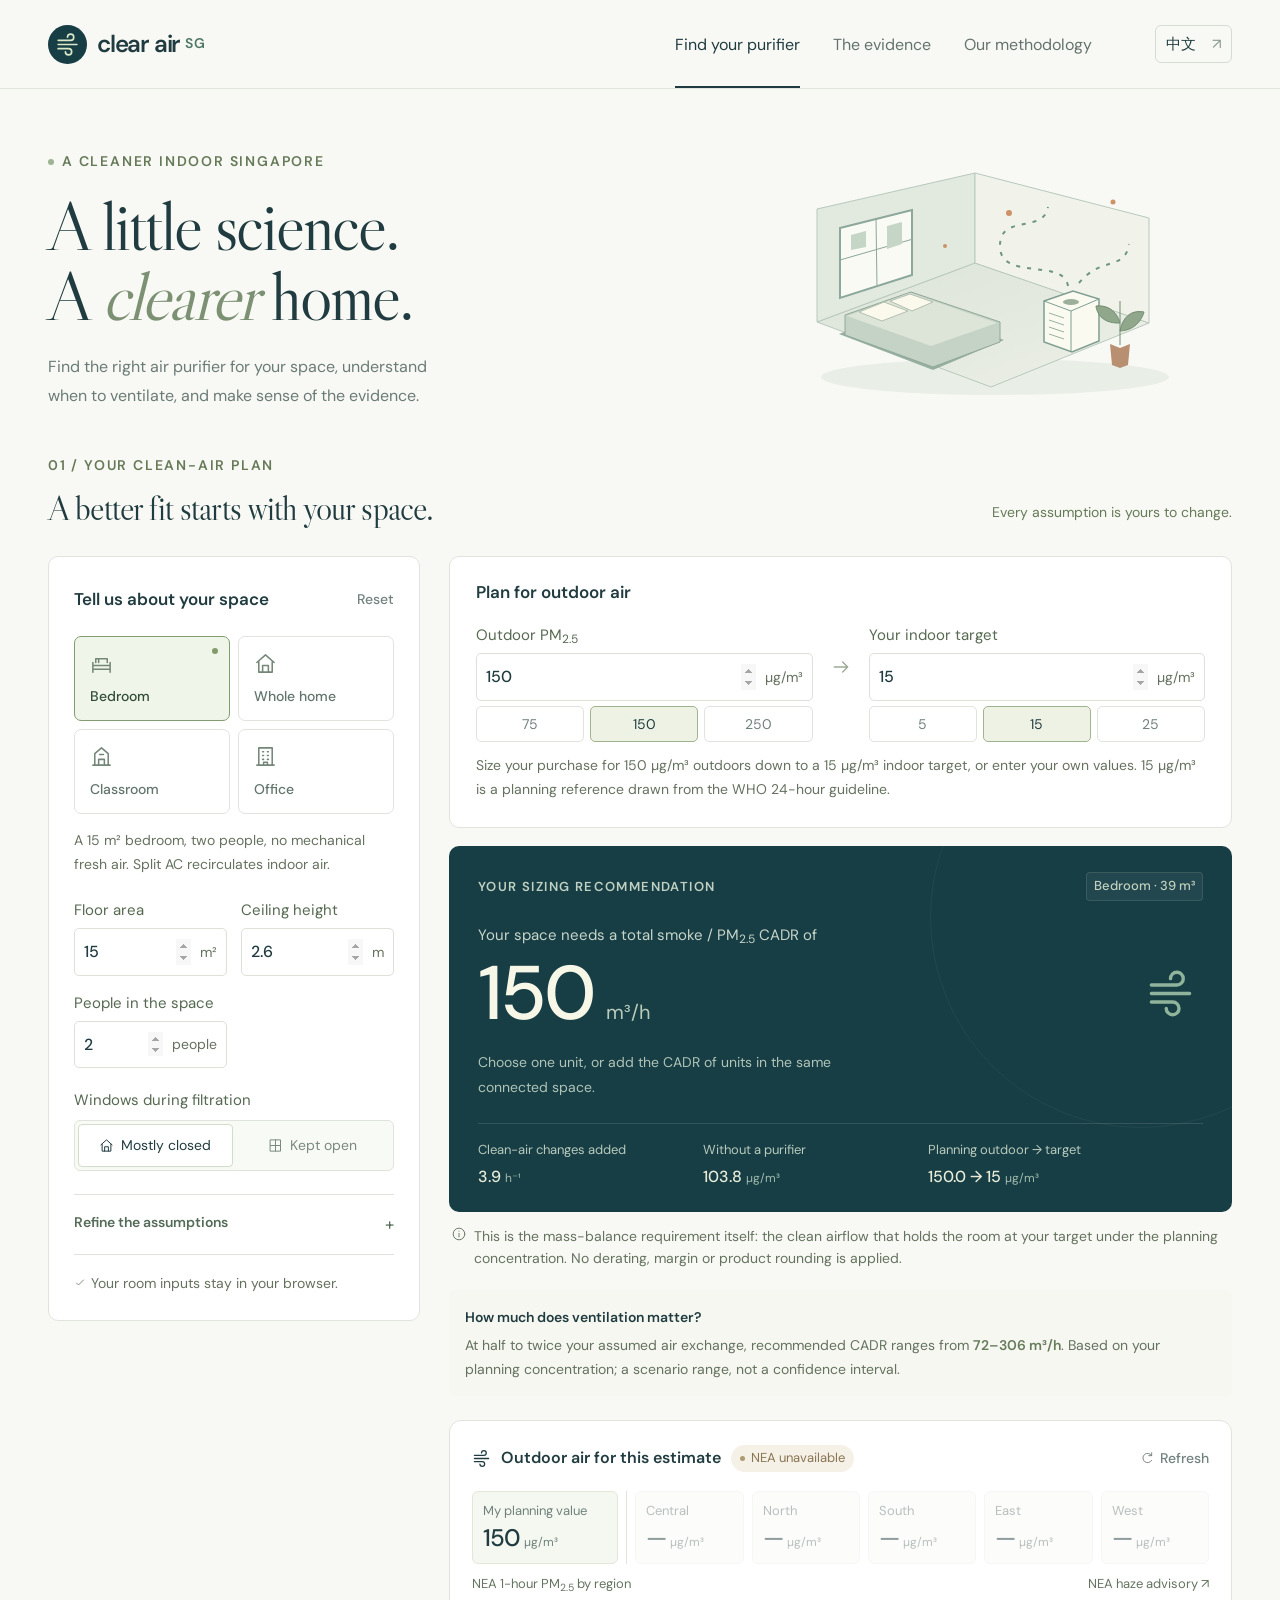
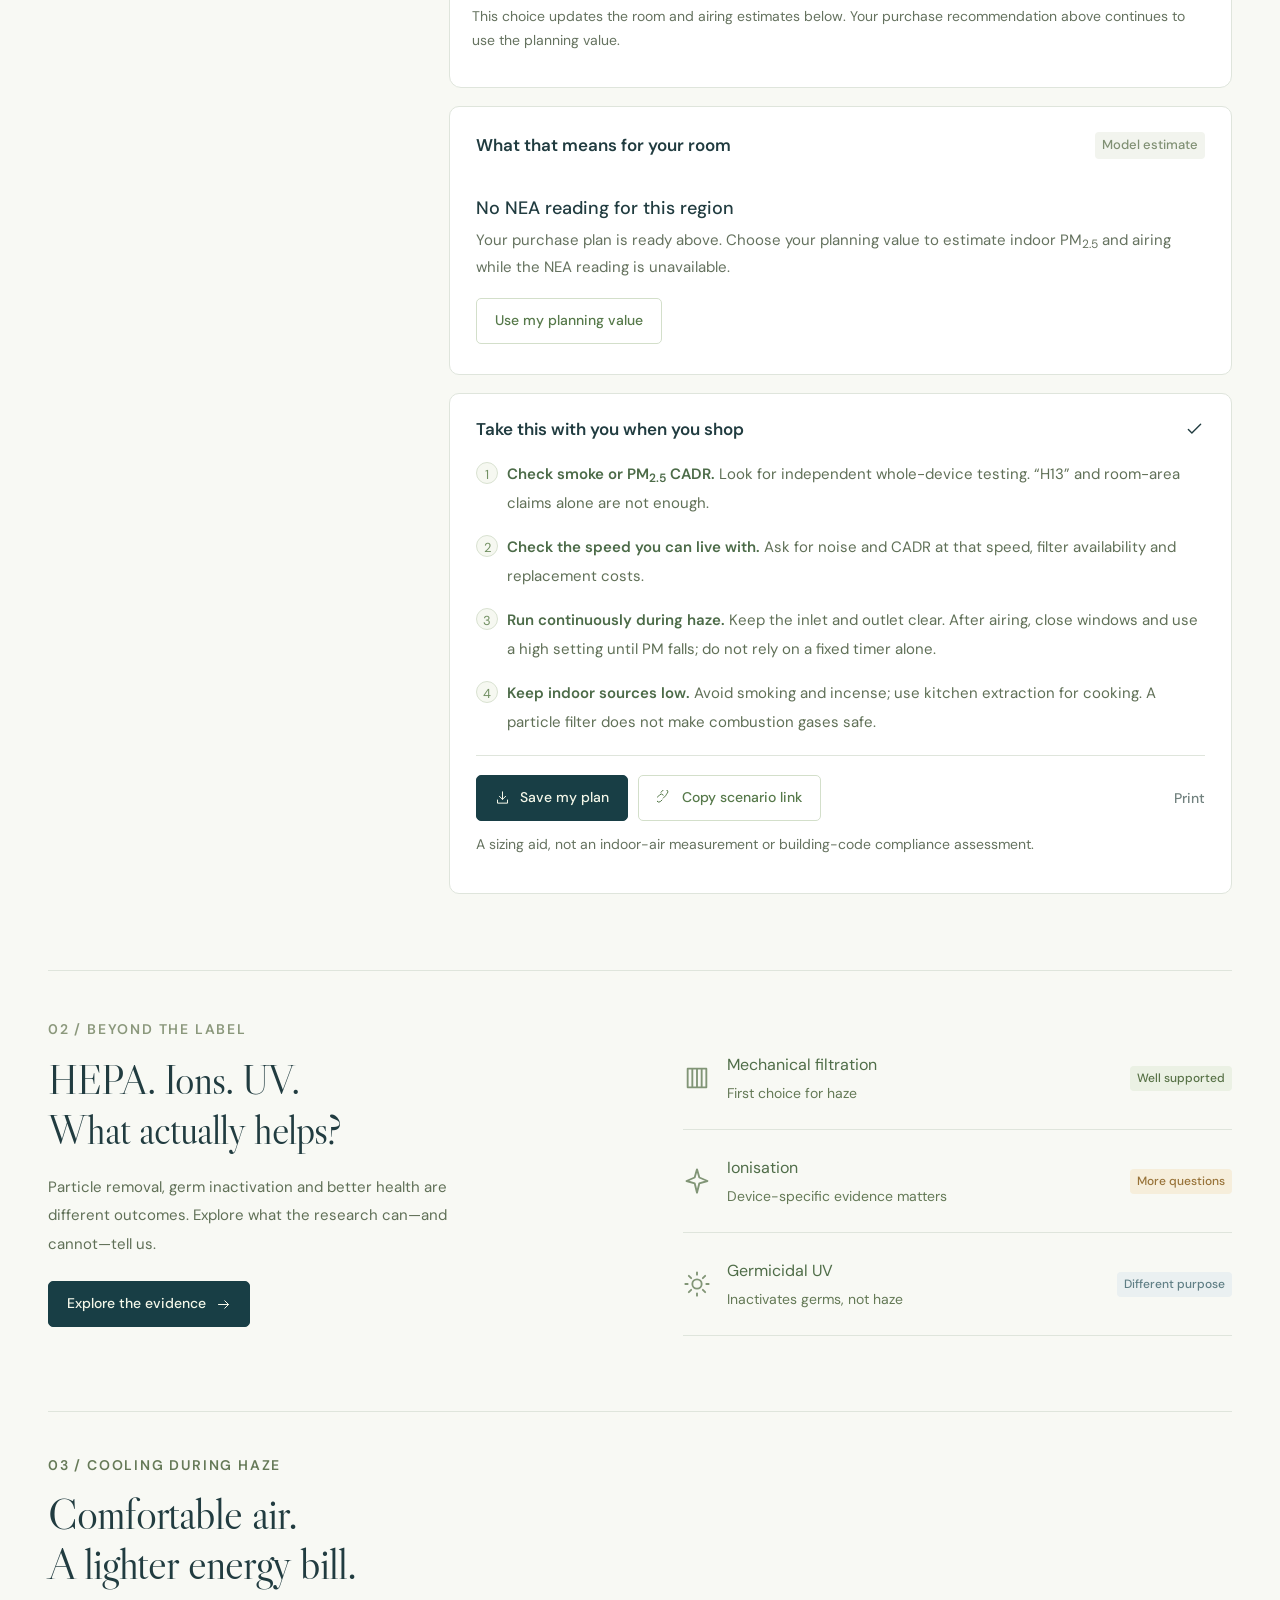
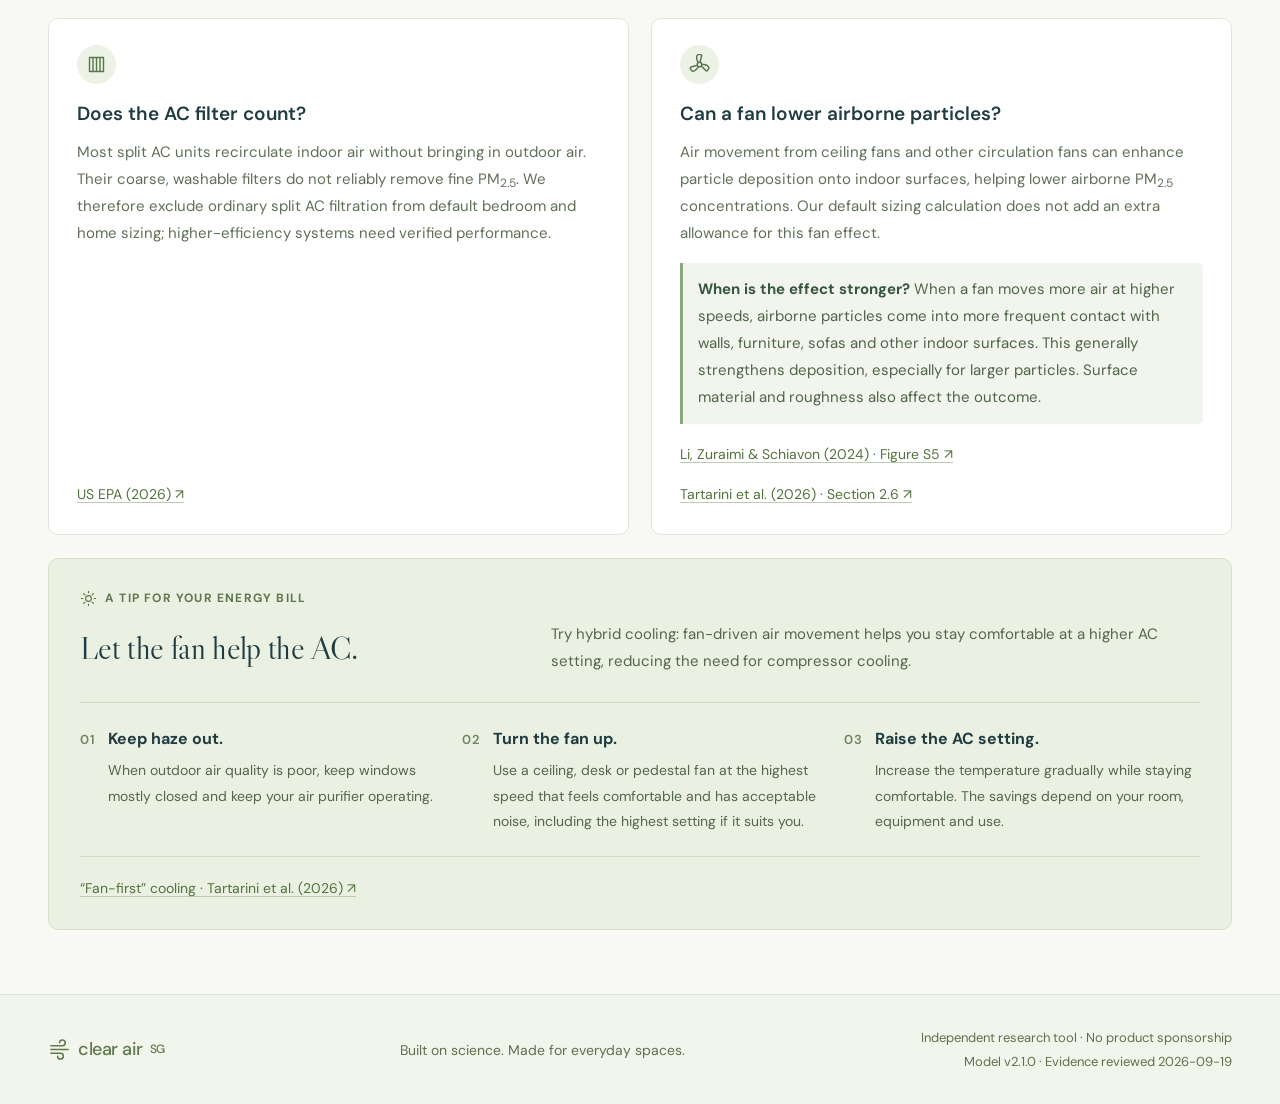
<file: docs/tools/clear-air-sg/index.html>
<!doctype html>
<html lang="en" data-nea-proxy="">
<head>
 <meta charset="utf-8"><meta name="viewport" content="width=device-width, initial-scale=1">
 <meta name="theme-color" content="#183e45">
 <meta name="referrer" content="no-referrer">
 <meta name="description" content="Choose an air purifier for Singapore haze. A transparent PM2.5 mass-balance calculator with NEA data, ventilation planning and research evidence.">
 <title>Clear Air SG — A little science. A clearer home.</title>
 <link rel="icon" href="./assets/favicon.svg" type="image/svg+xml">
 <link rel="stylesheet" href="./assets/katex/katex.min.css">
 <link rel="stylesheet" href="./src/style.css?v=20261023-office-filters-r2">
 <script type="module" src="./src/app.js?v=20261115-static-hosting"></script>
 <link rel="canonical" href="https://jiayuliaq.github.io/hie-lab/tools/clear-air-sg/">
</head>
<body><a class="skip-link" href="#main">Skip to content</a><div id="app"></div><noscript>This interactive calculator needs JavaScript. Please enable it to explore the calculator and its methodology.</noscript></body>
</html>
</file>
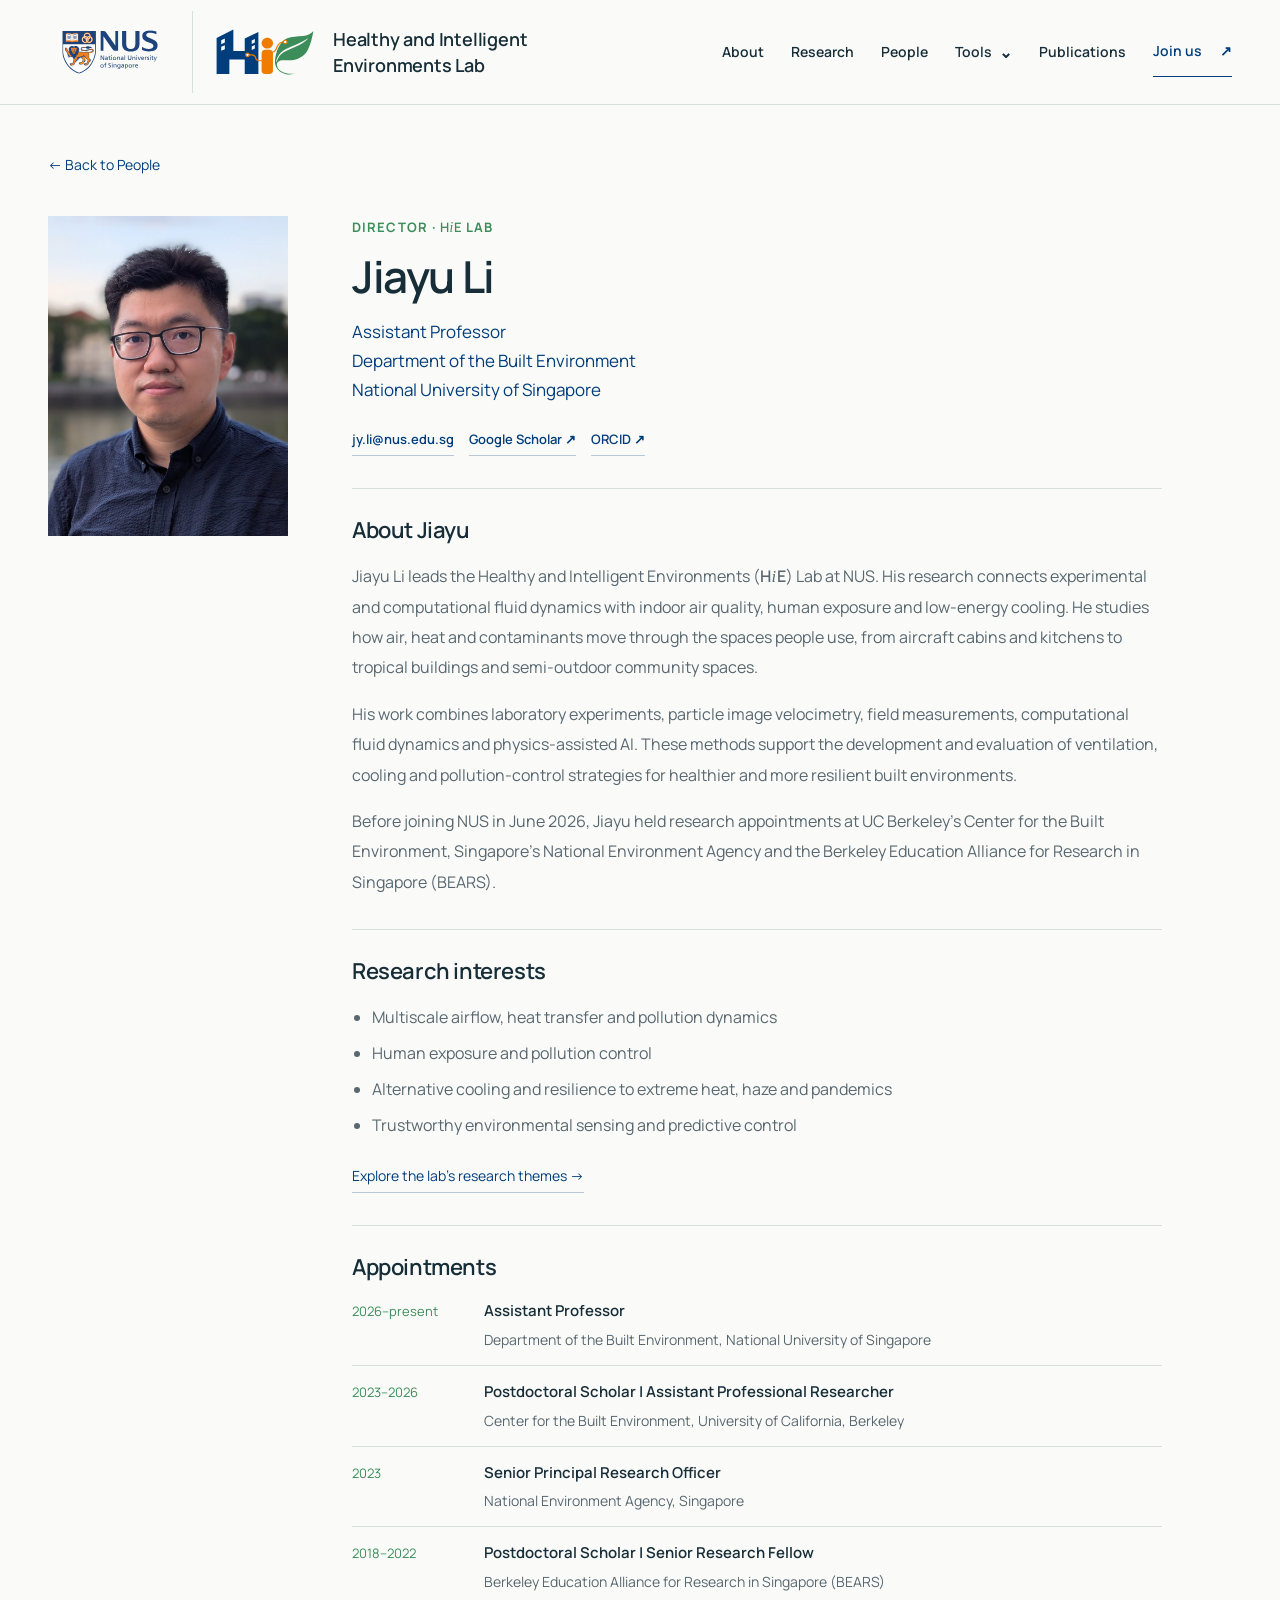
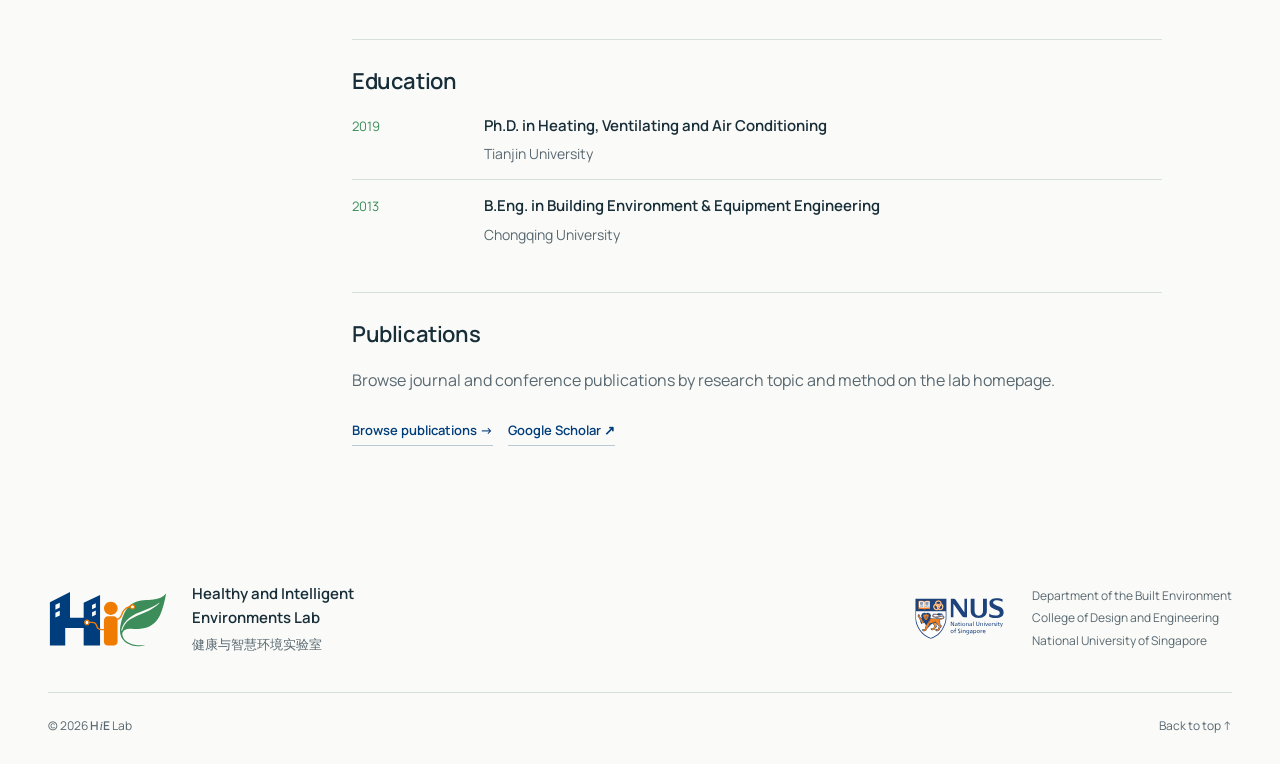
<file: docs/people/jiayu-li.html>
<!doctype html>
<html lang="en">
<head>
  <meta charset="utf-8">
  <meta name="viewport" content="width=device-width, initial-scale=1">
  <title>Jiayu Li | HiE Lab at NUS</title>
  <meta name="description" content="Jiayu Li, Assistant Professor at NUS and Director of the Healthy and Intelligent Environments Lab. Research, academic appointments and education.">
  <meta name="robots" content="index,follow">
  <meta name="theme-color" content="#003D7C">
  <meta property="og:title" content="Jiayu Li | HiE Lab at NUS">
  <meta property="og:description" content="Research in airflow, indoor air quality, human exposure and low-energy cooling. Learn about Jiayu Li's work, appointments and education.">
  <meta property="og:type" content="profile">
  <meta property="og:locale" content="en_SG">
  <link rel="canonical" href="https://jiayuliaq.github.io/hie-lab/people/jiayu-li.html">
  <link rel="sitemap" type="application/xml" href="../sitemap.xml">
  <meta property="og:url" content="https://jiayuliaq.github.io/hie-lab/people/jiayu-li.html">
  <meta property="og:site_name" content="HiE Lab at NUS">
  <meta property="og:image" content="https://jiayuliaq.github.io/hie-lab/assets/jiayu-li.jpg">
  <meta property="og:image:alt" content="Jiayu Li, Director of the Healthy and Intelligent Environments Lab at NUS">
  <meta name="twitter:card" content="summary">
  <link rel="icon" href="../assets/hie-logo.svg" type="image/svg+xml">
  <link rel="stylesheet" href="../style.css?v=20261115-footer-spacing">
  <script src="../main.js?v=20261115-tools" defer></script>
  <script type="application/ld+json">
{
  "@context": "https://schema.org",
  "@type": "Person",
  "name": "Jiayu Li",
  "url": "https://jiayuliaq.github.io/hie-lab/people/jiayu-li.html",
  "image": "https://jiayuliaq.github.io/hie-lab/assets/jiayu-li.jpg",
  "jobTitle": "Assistant Professor",
  "email": "jy.li@nus.edu.sg",
  "affiliation": {
    "@type": "CollegeOrUniversity",
    "name": "National University of Singapore",
    "url": "https://nus.edu.sg/"
  },
  "sameAs": [
    "https://orcid.org/0000-0002-5398-1151",
    "https://scholar.google.com/citations?user=yG-ViIwAAAAJ&hl=en"
  ]
}
  </script>
</head>
<body id="top">
  <a class="skip-link" href="#main">Skip to content</a>
  <header class="site-header">
    <div class="wrap header-inner">
      <div class="brand-group">
        <a class="university-brand" href="https://nus.edu.sg/" aria-label="National University of Singapore">
          <img src="../assets/nus-logo.svg" width="616" height="325" alt="National University of Singapore">
        </a>
        <a class="brand" href="../index.html" aria-label="Healthy and Intelligent Environments Lab home">
          <img src="../assets/hie-logo.svg" width="1292" height="626" alt="HiE">
          <span class="brand-type">Healthy and Intelligent<br>Environments Lab</span>
        </a>
      </div>
      <button class="menu-toggle" type="button" aria-controls="primary-nav" aria-expanded="false" hidden>Menu <span aria-hidden="true">+</span></button>
      <nav id="primary-nav" class="primary-nav" aria-label="Main navigation">
        <a href="../index.html#about">About</a><a href="../index.html#research">Research</a><a href="../index.html#people">People</a>
        <details class="nav-tools">
          <summary>Tools <span class="tools-chevron" aria-hidden="true">⌄</span></summary>
          <div class="tools-dropdown">
            <a class="tools-overview" href="../index.html#tools">All tools <span aria-hidden="true">→</span></a>
            <a href="../tools/clear-air-sg/" target="_blank" rel="noopener noreferrer">Clear Air SG<small>Haze &amp; air cleaner sizing</small></a>
            <a href="https://jiayuli.shinyapps.io/fan_infectious_aerosols/" target="_blank" rel="noopener noreferrer">Fans &amp; Infection Risk<small>Airborne infection risk calculator</small></a>
            <a href="https://cbe-berkeley.shinyapps.io/airpurifier/" target="_blank" rel="noopener noreferrer">Portable Air Cleaner Calculator<small>Effectiveness &amp; number of units</small></a>
          </div>
        </details>
        <a href="../index.html#publications">Publications</a><a class="nav-contact" href="../index.html#join">Join us <span aria-hidden="true">↗</span></a>
      </nav>
    </div>
  </header>

  <main id="main" class="wrap profile-page" tabindex="-1">
    <a class="back-to-people" href="../index.html#people"><span aria-hidden="true">←</span> Back to People</a>
    <div class="profile-layout">
      <img class="profile-portrait" src="../assets/jiayu-li.jpg" width="900" height="1200" alt="Jiayu Li">
      <div class="profile-body">
        <header class="profile-header">
          <p class="eyebrow">Director · <span class="hie-wordmark">H<span class="hie-wordmark-i">i</span>E</span> Lab</p>
          <h1>Jiayu Li</h1>
          <p class="profile-role">Assistant Professor<br>Department of the Built Environment<br>National University of Singapore</p>
          <div class="profile-links">
            <a href="mailto:jy.li@nus.edu.sg">jy.li@nus.edu.sg</a>
            <a href="https://scholar.google.com/citations?user=yG-ViIwAAAAJ&amp;hl=en" target="_blank" rel="noopener noreferrer">Google Scholar ↗</a>
            <a href="https://orcid.org/0000-0002-5398-1151" target="_blank" rel="noopener noreferrer">ORCID ↗</a>
          </div>
        </header>
        <section class="profile-section" aria-labelledby="biography-title">
          <h2 id="biography-title">About Jiayu</h2>
          <p>Jiayu Li leads the Healthy and Intelligent Environments (<span class="hie-wordmark">H<span class="hie-wordmark-i">i</span>E</span>) Lab at NUS. His research connects experimental and computational fluid dynamics with indoor air quality, human exposure and low-energy cooling. He studies how air, heat and contaminants move through the spaces people use, from aircraft cabins and kitchens to tropical buildings and semi-outdoor community spaces.</p>
          <p>His work combines laboratory experiments, particle image velocimetry, field measurements, computational fluid dynamics and physics-assisted AI. These methods support the development and evaluation of ventilation, cooling and pollution-control strategies for healthier and more resilient built environments.</p>
          <p>Before joining NUS in June 2026, Jiayu held research appointments at UC Berkeley’s Center for the Built Environment, Singapore’s National Environment Agency and the Berkeley Education Alliance for Research in Singapore (BEARS).</p>
        </section>
        <section class="profile-section" aria-labelledby="interests-title">
          <h2 id="interests-title">Research interests</h2>
          <ul class="profile-interests">
            <li>Multiscale airflow, heat transfer and pollution dynamics</li>
            <li>Human exposure and pollution control</li>
            <li>Alternative cooling and resilience to extreme heat, haze and pandemics</li>
            <li>Trustworthy environmental sensing and predictive control</li>
          </ul>
          <a class="text-link" href="../index.html#research">Explore the lab’s research themes <span aria-hidden="true">→</span></a>
        </section>
        <section class="profile-section" aria-labelledby="appointments-title">
          <h2 id="appointments-title">Appointments</h2>
          <ol class="profile-timeline">
            <li><span class="timeline-date">2026–present</span><div><strong>Assistant Professor</strong><p>Department of the Built Environment, National University of Singapore</p></div></li>
            <li><span class="timeline-date">2023–2026</span><div><strong>Postdoctoral Scholar | Assistant Professional Researcher</strong><p>Center for the Built Environment, University of California, Berkeley</p></div></li>
            <li><span class="timeline-date">2023</span><div><strong>Senior Principal Research Officer</strong><p>National Environment Agency, Singapore</p></div></li>
            <li><span class="timeline-date">2018–2022</span><div><strong>Postdoctoral Scholar | Senior Research Fellow</strong><p>Berkeley Education Alliance for Research in Singapore (BEARS)</p></div></li>
          </ol>
        </section>
        <section class="profile-section" aria-labelledby="education-title">
          <h2 id="education-title">Education</h2>
          <ul class="profile-timeline">
            <li><span class="timeline-date">2019</span><div><strong>Ph.D. in Heating, Ventilating and Air Conditioning</strong><p>Tianjin University</p></div></li>
            <li><span class="timeline-date">2013</span><div><strong>B.Eng. in Building Environment &amp; Equipment Engineering</strong><p>Chongqing University</p></div></li>
          </ul>
        </section>
        <section class="profile-section" aria-labelledby="profile-publications-title">
          <h2 id="profile-publications-title">Publications</h2>
          <p>Browse journal and conference publications by research topic and method on the lab homepage.</p>
          <div class="profile-links"><a href="../index.html#publications">Browse publications →</a><a href="https://scholar.google.com/citations?user=yG-ViIwAAAAJ&amp;hl=en" target="_blank" rel="noopener noreferrer">Google Scholar ↗</a></div>
        </section>
      </div>
    </div>
  </main>

  <footer class="wrap footer">
    <div class="footer-identity"><img src="../assets/hie-logo.svg" width="1292" height="626" alt="HiE Lab"><div><p>Healthy and Intelligent<br>Environments Lab</p><p lang="zh-Hans">健康与智慧环境实验室</p></div></div>
    <div class="footer-affiliation"><a href="https://nus.edu.sg/" aria-label="National University of Singapore"><img src="../assets/nus-logo.svg" width="616" height="325" alt="National University of Singapore" loading="lazy"></a><p>Department of the Built Environment<br>College of Design and Engineering<br>National University of Singapore</p></div>
    <div class="footer-bottom"><p>© <span id="year">2026</span> <span class="hie-wordmark">H<span class="hie-wordmark-i">i</span>E</span> Lab</p><a href="#top">Back to top ↑</a></div>
  </footer>
</body>
</html>
</file>
<file: docs/style.css>
@font-face{font-family:Manrope;src:url("assets/fonts/manrope-0.ttf") format("truetype");font-style:normal;font-weight:400;font-display:swap}
@font-face{font-family:Manrope;src:url("assets/fonts/manrope-2.ttf") format("truetype");font-style:normal;font-weight:600;font-display:swap}
@font-face{font-family:Manrope;src:url("assets/fonts/manrope-3.ttf") format("truetype");font-style:normal;font-weight:700;font-display:swap}
:root{--blue:#003d7c;--orange:#ef7c00;--green:#3c8d5a;--ink:#172d38;--muted:#586770;--line:#d7dfdb;--paper:#fafbf8;--wash:#eef3ee;--max:1240px}
*{box-sizing:border-box}
[hidden]{display:none!important}
html{scroll-behavior:smooth;scroll-padding-top:110px}
body{margin:0;background:var(--paper);color:var(--ink);font:400 17px/1.75 Manrope,Arial,sans-serif;-webkit-font-smoothing:antialiased}
/* HiE text signature, option B: ordinary searchable letters with a serif italic i. */
.hie-wordmark{display:inline-block;white-space:nowrap;font-family:Manrope,Arial,sans-serif;font-weight:600;font-style:normal;line-height:1.05;letter-spacing:0;text-transform:none;vertical-align:baseline}
.hie-wordmark-i{display:inline-block;font-family:Georgia,'Times New Roman',serif;font-style:italic;font-weight:400;font-size:1.04em;line-height:1;margin:0 .035em}
.hie-wordmark--brand{color:var(--blue)}
.hie-wordmark--brand .hie-wordmark-i{color:var(--orange)}
img{max-width:100%;display:block;height:auto}
a{color:inherit;text-decoration:none}
button{font:inherit}
h1,h2,h3,p,figure{margin:0}
h1,h2,h3{font-weight:600;line-height:1.2}
a,button{-webkit-tap-highlight-color:transparent}
a:focus-visible,button:focus-visible{outline:3px solid var(--orange);outline-offset:6px}
::selection{background:#f7d7b3;color:var(--blue)}
.wrap{width:calc(100% - 96px);max-width:var(--max);margin-inline:auto}
.skip-link{position:fixed;left:20px;top:-100px;background:var(--blue);color:white;padding:10px 20px;z-index:100}
.skip-link:focus{top:14px}
.eyebrow{font-size:15px;letter-spacing:1.1px;text-transform:uppercase;font-weight:700;color:var(--ink);line-height:1.7}
.button{display:inline-flex;align-items:center;justify-content:space-between;gap:40px;background:var(--blue);color:#fff;padding:14px 22px;font-size:14px;font-weight:600;transition:background .15s}
.button:hover{background:#20517e}
.opportunity{display:flex;align-items:center;justify-content:space-between;gap:20px;border-block:1px solid var(--line);padding-block:20px;font-size:14px}
.opportunity p{display:flex;align-items:center;gap:20px}
.opportunity p>span:last-child{color:var(--muted)}
.opportunity a{color:var(--blue);font-weight:600}
.status-dot{width:7px;height:7px;background:var(--green);border-radius:50%;flex:none}
.section{display:grid;grid-template-columns:minmax(240px,1fr) minmax(0,1.8fr);gap:88px;padding-block:100px}
.section-heading h2{font-size:34px;letter-spacing:-1.3px;line-height:1.25;margin-top:20px}
.section.about,.section.research-layout{display:block;padding-block:72px}
.about>.eyebrow,.research-layout>.eyebrow{margin-bottom:22px}
.section-aside{color:var(--muted);font-size:15px;margin-top:25px;max-width:260px}
.about-content>p{max-width:1000px;font-size:17px;color:var(--muted);line-height:1.9}
.about-content>p+p{margin-top:17px}
.principles{display:grid;grid-template-columns:repeat(3,minmax(0,1fr));gap:36px;margin-top:30px;padding-top:26px;border-top:1px solid var(--line)}
.principles h3{font-size:17px;display:flex;align-items:center;gap:9px}
.principles p{font-size:15px;color:var(--muted);margin-top:12px;line-height:1.85}
.dot{height:7px;width:7px;border-radius:50%;flex:none}
.green{background:var(--green)}
.orange{background:var(--orange)}
.blue{background:var(--blue)}
.research-band{background:var(--wash);border-block:1px solid var(--line)}
.research-list{list-style:none;margin:0;padding:0}
.research-list>li{display:grid;grid-template-columns:34px minmax(0,1fr);align-items:start;gap:20px;padding:24px 0;border-bottom:1px solid #b9c8bf}
.research-list>li:first-child{padding-top:0}
.research-list>li:last-child{padding-bottom:0;border-bottom:0}
.theme-number{font-size:13px;color:var(--green);padding-top:4px;font-weight:600}
.research-list h3{font-size:22px;letter-spacing:-.4px;line-height:1.35}
.research-list p{max-width:78ch;margin-top:8px;font-size:16px;color:var(--muted);line-height:1.8}
.section.projects{display:block;padding-block:72px;border-bottom:1px solid var(--line)}
.projects-intro{margin-top:14px;font-size:15px;line-height:1.8;color:var(--muted)}
.project-list{list-style:none;display:grid;grid-template-columns:repeat(3,minmax(0,1fr));gap:28px;margin:30px 0 0;padding:0}
.project-list>li{display:flex;flex-direction:column;align-items:flex-start;border-top:3px solid var(--green);padding-top:20px;min-width:0}
.project-funder{font-size:12px;font-weight:600;color:var(--blue);line-height:1.7;margin-bottom:12px}
.project-list h3{font-size:20px;line-height:1.4;letter-spacing:-.3px}
.project-description{margin-top:14px;font-size:15px;line-height:1.8;color:var(--muted)}
.project-link{margin-top:14px;font-size:13px;color:var(--blue);text-decoration:underline;text-underline-offset:4px}
.project-link:hover{color:var(--green)}
.project-status{margin-top:auto;padding-top:20px;font-size:12px;font-weight:600;line-height:1.6;color:var(--green)}
.section.people{display:block;padding-block:72px}
.people>.eyebrow{margin-bottom:30px}
.people-groups{display:grid;grid-template-columns:repeat(2,minmax(0,1fr));gap:38px 40px}
.people-group-wide{grid-column:1/-1}
.people-group>h3{font-size:16px;line-height:1.5;padding-bottom:16px;margin-bottom:22px;border-bottom:1px solid var(--line)}
.member-list{list-style:none;padding:0;margin:0;display:grid;gap:28px}
.advisor-list,.student-list{grid-template-columns:repeat(3,minmax(0,1fr))}
.member-card{display:flex;align-items:center;gap:20px;min-width:0}
.member-card>div{min-width:0}
.member-photo{width:104px;height:130px;object-fit:cover;object-position:50% 25%;flex:none;background:var(--wash)}
.member-name{margin:0;font-size:19px;font-weight:600;line-height:1.45;letter-spacing:-.3px;color:var(--blue)}
.member-name>span{display:inline-block;font-size:16px;margin-left:4px}
a.member-card:hover .member-name{text-decoration:underline;text-underline-offset:5px}
.member-role{font-size:14px;margin-top:9px;line-height:1.6}
.member-project{font-size:14px;color:var(--muted);margin-top:12px;line-height:1.7;max-width:38ch}
.member-affiliation{font-size:13px;color:var(--muted);margin-top:6px;line-height:1.7;max-width:28ch}
.member-card.member-card-topics{align-items:flex-start}
.member-card-topics .member-role{margin-top:6px}
.member-card-topics .member-affiliation{margin-top:4px}
.member-topics{margin:8px 0 0;padding-left:16px;font-size:13px;line-height:1.55;color:var(--muted)}
.member-topics li+li{margin-top:3px}
.member-topics li::marker{color:var(--green)}
.profile-page{padding-block:44px 80px}
.back-to-people{display:inline-block;font-size:14px;color:var(--blue);margin-bottom:38px}
.back-to-people:hover{text-decoration:underline;text-underline-offset:4px}
.profile-layout{display:grid;grid-template-columns:240px minmax(0,1fr);gap:64px;align-items:start}
.profile-portrait{width:240px;aspect-ratio:3/4;object-fit:cover;background:var(--wash)}
.profile-body{max-width:810px;min-width:0}
.profile-header .eyebrow{color:var(--green);font-size:13px}
.profile-header h1{font-size:44px;letter-spacing:-1.4px;margin-top:12px}
.profile-header .profile-role{color:var(--blue);font-size:17px;margin-top:16px;line-height:1.7}
.profile-section{border-top:1px solid var(--line);margin-top:32px;padding-top:28px}
.profile-section h2{font-size:22px;letter-spacing:-.4px;margin-bottom:18px}
.profile-section>p{font-size:16px;color:var(--muted);line-height:1.9}
.profile-section>p+p{margin-top:16px}
.profile-interests{padding-left:20px;margin:0;color:var(--muted);font-size:16px}
.profile-interests li+li{margin-top:8px}
.profile-timeline{padding:0;margin:0;list-style:none}
.profile-timeline li{display:grid;grid-template-columns:112px minmax(0,1fr);gap:20px;padding:13px 0}
.profile-timeline li:first-child{padding-top:0}
.profile-timeline li+li{border-top:1px solid var(--line)}
.profile-timeline .timeline-date{font-size:13px;color:var(--green);padding-top:2px}
.profile-timeline strong{font-size:15px;font-weight:600;line-height:1.7;display:block}
.profile-timeline p{font-size:14px;color:var(--muted);line-height:1.8;margin-top:3px}
.profile-links{display:flex;flex-wrap:wrap;gap:15px;margin-top:23px;font-size:13px;font-weight:600}
.profile-links a,.text-link{color:var(--blue);border-bottom:1px solid #b9c8d4;padding-bottom:4px}
.profile-links a:hover,.text-link:hover{border-color:var(--blue)}
.section.publications{display:block;border-top:1px solid var(--line);padding-block:72px}
.publications-heading{display:flex;justify-content:space-between;align-items:flex-start;gap:24px;margin-bottom:30px}
.publications-heading .text-link{flex:none;margin-top:0}
.publications-intro{font-size:15px;line-height:1.8;color:var(--muted);margin-top:14px;max-width:72ch}
.publication-controls{margin-bottom:8px}
.filter-hint{font-size:13px;color:var(--muted);margin-bottom:20px;line-height:1.7}
.publication-filter-group{padding:0;margin:0;border:0;min-width:0}
.publication-filter-group{margin-bottom:20px}
.publication-filter-group legend{padding:0;margin-bottom:10px;font-size:13px;font-weight:600;color:var(--ink)}
.filter-buttons{display:flex;flex-wrap:wrap;gap:8px}
.filter-button{background:transparent;border:1px solid var(--line);border-radius:4px;color:var(--muted);cursor:pointer;padding:8px 13px;font-size:13px;line-height:1.6;min-height:40px;transition:background .15s,border-color .15s}
.filter-button:hover{border-color:var(--blue);color:var(--blue)}
.filter-button[aria-pressed="true"]{background:var(--blue);border-color:var(--blue);color:#fff}
[data-filter-group="methods"] .filter-button[aria-pressed="true"]{background:#2f7047;border-color:#2f7047}
.publication-toolbar{display:flex;justify-content:space-between;align-items:center;gap:20px;margin-top:24px;padding-bottom:14px;border-bottom:1px solid var(--line)}
.filter-reset{border:0;background:none;color:var(--blue);font-size:13px;padding:10px 0;cursor:pointer;line-height:1.7;text-decoration:underline;text-underline-offset:4px}
.filter-reset:disabled{opacity:.5;cursor:default;text-decoration:none}
.publication-count{margin:0;font-size:13px;line-height:1.7;color:var(--muted)}
.publication-empty{font-size:15px;padding:30px 0;color:var(--muted)}
.publication-more{display:flex;align-items:center;gap:26px;margin-top:28px}
.paper-tags{display:flex;flex-wrap:wrap;gap:7px;margin-top:14px}
.paper-tag{font-size:11px;line-height:1.6;padding:3px 8px;color:var(--blue);background:#eaf0f5;border-radius:3px}
.paper-tag-method{color:#2f7047;background:#eaf2e9}
.paper-authors strong{font-weight:600;color:var(--ink)}
.paper-meta .paper-award{color:#865000}
.paper-list .paper-venue{margin-top:4px}
.text-link{font-size:14px;display:inline-block;margin-top:25px}
.paper-list{list-style:none;padding:0;margin:0}
.paper-list>li{border-bottom:1px solid var(--line);padding:26px 0}
.paper-list>li:first-child{padding-top:0}
.paper-meta{display:flex;flex-wrap:wrap;gap:8px 22px;font-size:12px;color:var(--muted);line-height:1.6;margin-bottom:10px}
.paper-meta>span:first-child{color:var(--green);font-weight:600}
.paper-list h3{font-size:17px;line-height:1.6;letter-spacing:-.1px}
.paper-list h3 a{display:block;position:relative;padding-right:28px}
.paper-list h3 a>span{position:absolute;right:0;top:1px;color:var(--green)}
.paper-list h3 a:hover{color:var(--blue);text-decoration:underline;text-underline-offset:4px}
.paper-list li>p{font-size:14px;color:var(--muted);margin-top:10px}
.section.partners{display:block;border-top:1px solid var(--line);padding-block:64px}
.partners-intro{font-size:15px;line-height:1.8;color:var(--muted);margin-top:14px}
.partner-list{list-style:none;display:grid;grid-template-columns:repeat(4,minmax(0,1fr));gap:24px;margin:30px 0 0;padding:0}
.partner-link{display:flex;flex-direction:column;align-items:center;gap:16px;height:100%;padding:20px 18px;background:#fff;border:1px solid var(--line)}
.partner-mark{display:flex;align-items:center;justify-content:center;width:100%;height:88px}
.partner-mark img{width:100%;max-width:190px;height:auto;max-height:68px;object-fit:contain}
.partner-mark-reverse{background:#003262;padding:18px}
.partner-name{font-size:13px;font-weight:600;color:var(--muted);line-height:1.6;text-align:center}
.partner-name>span{margin-left:5px;color:var(--blue)}
.partner-link:hover{border-color:var(--blue)}
.partner-link:hover .partner-name{color:var(--blue);text-decoration:underline;text-underline-offset:4px}
.join-band{background:var(--blue);color:#fff}
.join-layout{display:grid;grid-template-columns:1fr 1fr;gap:105px;padding-block:78px}
.join-band .eyebrow{color:#bdcfe0}
.join-layout h2{font-size:40px;line-height:1.22;letter-spacing:-1.6px;margin-top:24px}
.join-intro{max-width:350px;font-size:16px;color:#d9e3eb;margin-top:26px}
.opening{color:#fbbb78;font-size:13px;font-weight:600;margin-bottom:13px}
.join-content h3{font-size:23px;letter-spacing:-.4px;margin-bottom:22px}
.join-content>p:not(.opening){font-size:16px;color:#d9e3eb;line-height:1.9;margin-top:16px}
.contact-link{display:inline-flex;gap:40px;align-items:center;font-size:22px;border-bottom:1px solid #8ea8c2;padding-block:7px;margin-top:18px}
.contact-link>span{color:#fbbb78}
.join-links{margin-top:18px;font-size:13px;text-decoration:underline;text-underline-offset:4px}
.join-content .collaboration-note{font-size:13px;margin-top:27px}
.footer{display:grid;grid-template-columns:1fr 1fr;gap:35px;padding-top:54px}
.footer-identity{display:flex;align-items:center;gap:24px}
.footer-identity>img{width:120px}
.footer-identity p{font-size:15px;font-weight:600;line-height:1.6}
.footer-identity p[lang]{font-size:13px;font-weight:400;color:var(--muted);margin-top:4px}
.footer-affiliation{display:flex;justify-content:flex-end;gap:15px;align-items:center}
.footer-affiliation img{width:115px}
.footer-affiliation p{font-size:12px;color:var(--muted);line-height:1.9}
.footer-bottom{grid-column:1/-1;border-top:1px solid var(--line);display:flex;justify-content:space-between;padding:22px 0 28px;font-size:12px;color:var(--muted)}
@media (max-width:1100px){
.wrap{width:calc(100% - 64px)}
.section{gap:50px;grid-template-columns:1fr 1.9fr}
.advisor-list .member-card{align-items:flex-start;flex-direction:column;gap:15px}
.profile-layout{grid-template-columns:200px minmax(0,1fr);gap:40px}
.profile-portrait{width:200px}
.join-layout{gap:60px}
.footer-identity{gap:17px}
.footer-affiliation{gap:8px}
.footer-affiliation img{width:95px}
}
@media (max-width:820px){
html{scroll-padding-top:100px}
.section{grid-template-columns:1fr;gap:35px;padding-block:65px}
.section-heading h2{font-size:30px}
.section.about,.section.research-layout,.section.projects{padding-block:56px}
.project-list{grid-template-columns:1fr;gap:26px}
.project-list h3{font-size:21px}
.section-heading h2 br{display:none}
.section-aside{max-width:550px;margin-top:16px;font-size:15px;}
.section.people{padding-block:56px}
.section.publications{padding-block:56px}
.section.partners{padding-block:56px}
.partner-list{grid-template-columns:repeat(2,minmax(0,1fr))}
.people-groups{gap:32px}
.member-card{align-items:flex-start;flex-direction:column;gap:15px}
.profile-layout{grid-template-columns:170px minmax(0,1fr);gap:32px}
.profile-portrait{width:170px}
.principles{gap:28px}
.join-layout{gap:45px}
.join-layout h2{font-size:32px}
.join-content h3{font-size:21px}
.contact-link{font-size:18px;gap:20px}
.footer{gap:30px}
.footer-affiliation{flex-direction:column;align-items:flex-start;justify-content:center}
.footer-affiliation img{width:110px}
.footer-affiliation p{font-size:12px}
.footer-identity{align-items:flex-start;flex-direction:column;gap:12px}
}
@media (max-width:600px){
.eyebrow{font-size:14px}
.wrap{width:calc(100% - 40px)}
.opportunity{align-items:flex-start;padding-block:17px;font-size:12px;gap:15px}
.opportunity p{display:grid;grid-template-columns:7px 1fr;gap:3px 10px;align-items:center}
.opportunity p>span:last-child{grid-column:2}
.opportunity a{padding-top:2px;white-space:nowrap}
.section{padding-block:50px;gap:28px}
.section-heading h2{font-size:28px;letter-spacing:-1px}
.section.about,.section.research-layout,.section.projects{padding-block:42px}
.project-list{margin-top:24px}
.project-list h3{font-size:19px}
.project-description{font-size:14px}
.about-content>p{font-size:16px}
.principles{grid-template-columns:1fr;gap:22px;margin-top:28px}
.principles p{font-size:14px}
.research-list>li{grid-template-columns:25px minmax(0,1fr);gap:12px;padding-block:20px}
.research-list h3{font-size:18px}
.research-list p{font-size:15px}
.section.people{padding-block:42px}
.section.publications{padding-block:42px}
.publications-heading{flex-direction:column;gap:16px;margin-bottom:24px}
.publications-intro{font-size:14px}
.filter-button{padding:8px 10px;font-size:12px;min-height:42px}
.publication-toolbar{flex-wrap:wrap;gap:8px}
.publication-more{gap:20px}
.section.partners{padding-block:42px}
.partners-intro{font-size:14px}
.partner-list{gap:16px;margin-top:24px}
.partner-link{padding:16px 12px;gap:12px}
.partner-mark{height:76px}
.partner-mark-reverse{padding:12px}
.people-groups,.advisor-list,.student-list{grid-template-columns:1fr}
.people-group>h3{margin-bottom:20px;padding-bottom:13px}
.member-card,.advisor-list .member-card{flex-direction:row;align-items:center;gap:20px}
.member-photo{width:88px;height:110px}
.member-name{font-size:18px}
.profile-page{padding-block:28px 50px}
.back-to-people{margin-bottom:26px}
.profile-layout{grid-template-columns:1fr;gap:28px}
.profile-portrait{width:160px}
.profile-header h1{font-size:36px;letter-spacing:-1px}
.profile-timeline li{grid-template-columns:1fr;gap:5px;padding-block:16px}
.profile-section{margin-top:28px;padding-top:24px}
.profile-links{font-size:13px;gap:22px}
.paper-list h3{font-size:15px}
.paper-meta{font-size:11px;gap:16px}
.paper-list li>p{font-size:12px}
.join-layout{grid-template-columns:1fr;padding-block:50px;gap:36px}
.join-layout h2{font-size:34px}
.join-intro{max-width:none;font-size:15px}
.join-content h3{font-size:22px;margin-bottom:18px}
.join-content>p:not(.opening){font-size:16px}
.contact-link{font-size:23px}
.footer{grid-template-columns:1fr;gap:30px;padding-top:35px}
.footer-identity{flex-direction:row;align-items:center;gap:20px}
.footer-identity>img{width:95px}
.footer-identity p{font-size:14px}
.footer-affiliation{flex-direction:row;align-items:center;justify-content:flex-start;gap:18px}
.footer-affiliation img{width:95px}
.footer-affiliation p{font-size:11px}
.footer-bottom{padding-top:20px;font-size:12px;}
}
@media (prefers-reduced-motion:reduce){
html{scroll-behavior:auto}
*{transition:none!important}
}
@media print{
.publication-controls,.publication-more,.publication-empty{display:none!important}
#publication-list>li[hidden]{display:list-item!important}
.opportunity,.back-top{display:none!important}
.wrap{width:100%}
.section,.join-layout{padding-block:35px}
.research-band,.join-band{background:white;color:var(--ink)}
.join-band p,.join-band .eyebrow{color:var(--ink)}
.footer-bottom{font-size:9px}
details::details-content{display:block!important;content-visibility:visible!important}
a{text-decoration:none}
}
@media (max-width:360px){
.contact-link{font-size:21px}
}
/* University identity, lab wordmark, then the full laboratory name. */
.site-header{ background:rgba(250,251,248,.98); border-bottom:1px solid var(--line); position:sticky; top:0; z-index:20; }
.header-inner{ min-height:104px; display:flex; align-items:center; justify-content:space-between; gap:28px; }
.brand-group{ display:flex; align-items:center; gap:22px; min-width:0; }
.university-brand{ display:block; flex:none; padding-right:20px; border-right:1px solid var(--line); }
.university-brand img{ width:124px; }
.brand{ display:flex; align-items:center; gap:18px; min-width:0; }
.brand img{ width:100px; flex:none; }
.brand-type{ font-size:18px; font-weight:600; line-height:1.45; letter-spacing:-.2px; }
.primary-nav{ display:flex; align-items:center; gap:27px; flex:none; font-size:14px; font-weight:600; }
.primary-nav a{ padding-block:12px; transition:color .15s; ;font-size:14px;}
.primary-nav a:hover,.primary-nav a[aria-current="location"]{ color:var(--green); }
.primary-nav .nav-contact{ color:var(--blue); border-bottom:1px solid var(--blue); }
.nav-contact span{ margin-left:15px; }
.menu-toggle{ display:none; }
.nav-tools{position:relative}
.nav-tools summary{display:flex;align-items:center;gap:7px;padding-block:12px;list-style:none;cursor:pointer;color:var(--ink);white-space:nowrap}
.nav-tools summary::-webkit-details-marker{display:none}
.nav-tools summary:focus-visible{outline:3px solid var(--orange);outline-offset:5px}
.nav-tools summary:hover,.nav-tools[open] summary{color:var(--green)}
.tools-chevron{font-size:16px;line-height:1;transition:transform .15s}
.nav-tools[open] .tools-chevron{transform:rotate(180deg)}
.tools-dropdown{position:absolute;top:100%;right:-20px;z-index:25;width:320px;padding:8px;background:#fff;border:1px solid var(--line);border-top:3px solid var(--green);box-shadow:0 12px 28px rgba(23,44,54,.1)}
.primary-nav .tools-dropdown a{display:block;padding:12px 14px;font-size:14px;line-height:1.5}
.tools-dropdown a:hover,.tools-dropdown a:focus-visible{background:var(--paper,#fafbf8);color:var(--blue)}
.tools-dropdown small{display:block;margin-top:3px;color:var(--muted);font-size:12px;font-weight:400}
.primary-nav .tools-dropdown .tools-overview{display:flex;justify-content:space-between;border-bottom:1px solid var(--line);margin-bottom:4px;color:var(--blue)}
.section.tools{display:block;padding-block:72px;border-top:1px solid var(--line)}
.tools-intro{margin-top:14px;font-size:16px;color:var(--muted);line-height:1.8}
.tool-list{display:grid;grid-template-columns:repeat(3,minmax(0,1fr));gap:28px;list-style:none;padding:0;margin:30px 0 0}
.tool-list>li{display:flex;flex-direction:column;align-items:flex-start;min-width:0;padding-top:20px;border-top:3px solid var(--blue)}
.tool-list>li:first-child{border-top-color:var(--green)}
.tool-list>li:nth-child(2){border-top-color:var(--orange)}
.tool-topic{font-size:12px;font-weight:600;line-height:1.7;color:var(--blue);margin-bottom:12px}
.tool-list h3{font-size:22px;line-height:1.35;letter-spacing:-.3px}
.tool-description{font-size:16px;line-height:1.8;margin-top:14px;color:var(--muted)}
.tool-link{display:inline-flex;align-items:center;gap:18px;margin-top:auto;padding-top:22px;color:var(--blue);font-size:14px;font-weight:600;text-decoration:underline;text-underline-offset:5px}
.tool-link:hover{color:var(--green)}
@media (max-width:1150px){
 .primary-nav{position:relative}
 .nav-tools{position:static}
 .tools-dropdown{left:0;right:0;top:calc(100% - 8px);width:auto}
}
@media (max-width:760px){
 .tool-list{grid-template-columns:1fr;gap:30px}
 .section.tools{padding-block:55px}
}
@media (max-width:600px){
 .nav-tools summary{font-size:12px;gap:5px}
 .tools-intro,.tool-description{font-size:15px}
}
@media print{
 .nav-tools{display:none}
}
@media (max-width:1100px){
.header-inner{ gap:20px; }
.brand-group{ gap:16px; }
.university-brand{ padding-right:16px; }
.university-brand img{ width:110px; }
.brand{ gap:14px; }
.brand img{ width:88px; }
.brand-type{ font-size:17px; }
.primary-nav{ gap:19px; ;font-size:14px;}
}
@media (max-width:1150px){
.header-inner{ min-height:96px; flex-wrap:wrap; column-gap:18px; row-gap:0; }
.menu-toggle:not([hidden]){ display:flex; gap:20px; align-items:center; padding:12px 0 12px 14px; border:0; background:none; color:var(--blue); font-size:12px; font-weight:600; cursor:pointer; }
.menu-toggle>span{ font-size:22px; font-weight:400; }
.primary-nav{ width:100%; display:flex; flex-wrap:wrap; justify-content:flex-end; gap:24px; padding:12px 0 18px; border-top:1px solid var(--line); ;font-size:14px;}
.js .primary-nav{ display:none; }
.js .primary-nav.is-open{ display:flex; }
.primary-nav a{ font-size:14px; }
}
@media (max-width:600px){
.site-header{ position:static; }
.header-inner{ display:grid; grid-template-columns:1fr auto; min-height:0; padding-top:16px; }
.brand-group{ grid-column:1/-1; gap:12px; width:100%; }
.university-brand{ padding-right:12px; }
.university-brand img{ width:78px; }
.brand{ flex:1; gap:12px; }
.brand img{ width:66px; }
.brand-type{ font-size:13px; letter-spacing:-.1px; }
.menu-toggle:not([hidden]){ grid-column:2; gap:16px; padding-block:8px; font-size:11px; }
.primary-nav{ grid-column:1/-1; justify-content:space-between; gap:10px; padding:8px 0 14px; ;font-size:14px;}
.primary-nav a{ font-size:12px; }
.nav-contact span{ margin-left:6px; }
}
@media (max-width:360px){
.brand-group{ gap:9px; }
.university-brand{ padding-right:9px; }
.university-brand img{ width:62px; }
.brand{ gap:9px; }
.brand img{ width:54px; }
.brand-type{ font-size:12px; }
}
@media print{
.site-header{ position:static; }
.menu-toggle{ display:none!important; }
}

/* Full name and affiliation introduce the research-led hero headline. */
.hero { display:grid; grid-template-columns:minmax(0,1fr) minmax(0,1.8fr); column-gap:28px; row-gap:38px; align-items:center; padding-block:50px 60px; }
.hero-identity { grid-column:1/-1; border-left:3px solid var(--orange); padding-left:14px; color:var(--blue); font-size:14px; font-weight:400; line-height:1.7; letter-spacing:.01em; }
.hero-lab-suffix { white-space:nowrap; }
.hero-affiliation { display:inline-block; max-width:100%; }
.hero-copy { min-width:0; }
.hero h1 { font-size:clamp(32px,3.4vw,44px); line-height:1.18; letter-spacing:-1.3px; margin:0 0 26px; }
.hero h1>span { color:var(--blue); }
.hero-description { color:var(--muted); max-width:550px; font-size:18px; margin:0 0 30px; line-height:1.8; }
.hero-figure { width:100%; min-width:0; align-self:center; }
.hero-figure>img { width:100%; }
@media(max-width:1100px) {
  .hero { column-gap:24px; }
  .hero h1 { font-size:clamp(32px,3.5vw,38px); letter-spacing:-1.1px; }
}
@media(max-width:900px) {
  .hero { grid-template-columns:minmax(0,1fr); row-gap:32px; padding-top:38px; }
  .hero h1 { font-size:clamp(32px,4.8vw,40px); }
  .hero-figure { max-width:none; justify-self:center; }
}
@media(max-width:600px) {
  .hero { padding-block:28px 38px; row-gap:28px; }
  .hero-identity { font-size:12.5px; padding-left:12px; }
  .hero h1 { font-size:clamp(27px,6.2vw,34px); letter-spacing:-.8px; margin-bottom:23px; }
  .hero-description { font-size:16px; margin-bottom:25px; }
}
@media(max-width:360px) {
  .hero h1 { font-size:26px; letter-spacing:-.8px; }
}
@media print {
  .hero .button { display:none!important; }
  .hero h1 { font-size:30pt; }
}
</file>
<file: docs/tools/clear-air-sg/src/style.css>
@import url('../assets/fonts-google.css');
.mobile-result-link{display:none!important}.tested-status{display:flex;gap:7px;align-items:flex-start;font-size:14px;line-height:1.6;margin:12px 0 22px}.tested-status .icon{width:15px;height:15px;margin-top:2px}@media(max-width:780px){.mobile-result-link{display:flex!important;margin-top:22px}}@media print{.mobile-result-link{display:none!important}}
:root{--ink:#213c40;--muted:#71817e;--deep:#183e45;--green:#4e7766;--sage:#dce8d5;--cream:#f8f9f4;--line:#dfe5dc;--white:#fff;--amber:#996335;--soft:#edf1e9;--serif:'Libre Caslon Display',Georgia,'Songti SC','Noto Serif SC',serif;--sans:'DM Sans',-apple-system,BlinkMacSystemFont,'PingFang SC','Microsoft YaHei',sans-serif}
*{box-sizing:border-box}html{scroll-behavior:smooth;scroll-padding-top:100px}body{margin:0;background:var(--cream);color:var(--ink);font-family:var(--sans);font-size:16px;line-height:1.6;-webkit-font-smoothing:antialiased}button,input,select{font:inherit}button,a,input,select,summary{-webkit-tap-highlight-color:transparent}button,a{touch-action:manipulation}button{cursor:pointer}button:disabled{cursor:not-allowed;opacity:.5}a{color:inherit;text-decoration:none}a:hover{color:var(--green)}p{margin:0 0 1em}h1,h2,h3,h4{line-height:1.25;margin:0}h1,h2{font-family:var(--serif);font-weight:400;letter-spacing:-.025em}h3{font-size:17px;font-weight:600}h4{font-size:16px;font-weight:650}em{font-weight:400;color:#7c9074}button:focus-visible,a:focus-visible,input:focus-visible,select:focus-visible,summary:focus-visible{outline:3px solid #b17d44;outline-offset:4px}.icon{width:21px;height:21px;flex-shrink:0;vertical-align:middle}.container{max-width:1200px;width:calc(100% - 96px);margin:0 auto}.site-header{position:sticky;top:0;z-index:20;background:rgba(248,249,244,.97);border-bottom:1px solid var(--line);backdrop-filter:blur(12px)}.header-inner{max-width:1320px;width:calc(100% - 96px);height:88px;margin:auto;display:flex;align-items:center;justify-content:space-between;gap:20px}.brand{display:flex;align-items:center;gap:10px;font-size:24px;font-weight:600;letter-spacing:-1.2px;white-space:nowrap}.brand-mark{display:grid;place-items:center;background:var(--deep);color:#dae8c7;width:39px;height:39px;border-radius:50%}.brand-mark .icon{width:25px;height:25px}.brand-sg{display:inline-block;vertical-align:top;font-size:14px;letter-spacing:1px;margin:7px 0 0 5px;font-weight:600;color:var(--green)}nav{display:flex;align-items:center;gap:33px;margin-left:auto;margin-right:43px}nav a{font-size:16px;color:#64736f;padding:32px 0 29px;border-bottom:2px solid transparent}nav a.active{color:var(--ink);border-color:var(--ink)}.language{border:1px solid #d3ddd2;border-radius:6px;background:transparent;color:var(--ink);padding:6px 10px;font-size:15px;display:flex;align-items:center;gap:16px}.language span{color:#8a9990}.hero{display:grid;grid-template-columns:1.2fr 1fr;align-items:center;padding:62px 0 24px;gap:90px}.eyebrow{font-size:14px;font-weight:600;letter-spacing:1.8px;line-height:1.5;text-transform:uppercase;display:flex;align-items:center;gap:8px}.hero .eyebrow span{width:6px;height:6px;background:#9cb493;border-radius:50%}.hero h1{font-size:68px;line-height:1.03;margin:19px 0 22px;letter-spacing:-2px}.hero h1 em{font-style:italic}.hero-copy>p{font-size:16px;color:#6b7b77;max-width:415px;line-height:1.8;margin-bottom:0}.text-link{font-size:15px;font-weight:650;display:inline-flex;gap:14px;align-items:center}.text-link .icon{width:17px;height:17px}.hero-visual{position:relative;text-align:center;padding-top:3px}.room-art{width:100%;max-width:440px;display:block;margin:auto}.flow-line{animation:flow 15s linear infinite}@keyframes flow{to{stroke-dashoffset:-100}}
.ambient{border:1px solid var(--line);border-radius:12px;background:#fff;padding:20px 27px 13px}.ambient-heading{display:flex;justify-content:space-between;align-items:center;margin-bottom:17px;gap:10px}.ambient-heading>div{display:flex;align-items:center;gap:10px}.ambient-heading strong{font-size:16px;font-weight:600}.ambient-heading .icon{width:19px}.status{font-size:13px;display:inline-flex;align-items:center;gap:6px;background:#f0f4eb;border-radius:30px;padding:3px 9px;color:#5a765a;white-space:nowrap}.status i{height:5px;width:5px;background:#7d9c6e;border-radius:50%}.status.muted{color:#8a7653;background:#f5f1e7}.status.muted i{background:#ad9b72}.quiet-button{border:0;background:transparent;display:inline-flex;gap:6px;align-items:center;color:var(--muted);font-size:14px;font-weight:500;padding:5px 0}.quiet-button:hover{color:var(--deep)}.quiet-button .icon{height:14px;width:14px}.region-grid{display:grid;grid-template-columns:repeat(5,1fr);gap:9px}.region-reading{text-align:left;padding:10px 17px;background:#fafbf7;border:1px solid #edf0e9;border-radius:6px;color:var(--ink);display:flex;align-items:baseline;gap:4px;flex-wrap:wrap}.region-reading.selected{background:#edf3e9;border-color:#bacbb3}.region-reading>span{width:100%;font-size:14px;color:var(--muted);margin-bottom:0}.region-reading strong{font-size:29px;line-height:1.5;font-weight:500;letter-spacing:-1px}.region-reading small{font-size:14px;color:var(--muted);margin-left:5px}.ambient-foot{display:flex;align-items:center;justify-content:space-between;gap:10px;font-size:13px;color:#829086;margin-top:10px}.ambient-foot a{white-space:nowrap}.data-warning{font-size:14px;color:var(--amber);padding-top:10px;margin:0}.section-heading{display:flex;align-items:flex-end;justify-content:space-between;gap:20px;margin-bottom:27px}.section-heading .eyebrow{color:#87947d;margin-bottom:11px}.section-heading h2{font-size:34px}.small-note{font-size:14px;color:#89948b;padding-bottom:6px}.planner{padding-top:20px}.planner-grid{display:grid;grid-template-columns:372px minmax(0,1fr);gap:29px;align-items:start}.input-panel{background:#fff;padding:26px 25px;border:1px solid var(--line);border-radius:10px}.panel-title{display:flex;align-items:center;justify-content:space-between;gap:12px;margin-bottom:20px}.panel-title h3{display:flex;align-items:center;gap:9px}.panel-title h3 .icon{color:var(--green)}.building-grid{display:grid;grid-template-columns:1fr 1fr;gap:8px}.building{position:relative;display:flex;flex-direction:column;align-items:flex-start;gap:10px;padding:15px 15px 13px;border:1px solid var(--line);border-radius:7px;background:white;color:#62756b;font-size:14px;font-weight:500;transition:background .15s}.building .icon{width:23px;height:23px;color:#748677}.building.selected{background:#f0f5e9;border-color:#849c71;color:#304d38}.selected-dot{position:absolute;right:11px;top:11px;height:6px;width:6px;background:#829b6b;border-radius:50%}.preset-note{font-size:14px;color:var(--muted);line-height:1.7;margin:15px 0 21px}.field-grid{display:grid;grid-template-columns:1fr 1fr;gap:15px 14px}.field{display:block;font-size:14px;color:#69766d;margin-bottom:15px}.field-grid .field{margin-bottom:0}.field>span:first-child{display:block;margin-bottom:6px}.field small{display:block;font-size:14px;color:#8a958e;font-weight:400;line-height:1.5;margin-top:2px}.input-wrap{display:flex;border:1px solid #dce2d8;border-radius:5px;overflow:hidden;align-items:center;background:#fff;transition:border .15s}.input-wrap:focus-within{border-color:var(--green);box-shadow:0 0 0 2px #e4eddb}.input-wrap input{border:0;background:transparent;width:100%;min-width:0;padding:10px 9px;font-size:16px;color:var(--ink);font-weight:500;-moz-appearance:textfield}.input-wrap input::-webkit-inner-spin-button{opacity:.5}.input-wrap input:focus{outline:0}.input-wrap>span{color:#8e9890;font-size:14px;padding:0 9px 0 0;white-space:nowrap}input[aria-invalid=true]{background:#fff0e9;box-shadow:inset 0 0 0 1px #bb755d}.field select{width:100%;padding:10px 8px;color:var(--ink);background:#fff;border:1px solid #dce2d8;border-radius:5px;font-size:15px}.fineprint{font-size:14px;line-height:1.7;color:#869288;margin-top:12px;margin-bottom:12px}.field-label{font-size:14px;color:#69766d;margin:20px 0 8px}.segmented{display:flex;border:1px solid var(--line);border-radius:6px;background:#f8faf5;padding:3px;gap:3px}.segmented button{display:flex;justify-content:center;gap:7px;align-items:center;border:1px solid transparent;flex:1;background:transparent;padding:9px 4px;color:#7b8980;font-size:14px;border-radius:4px}.segmented button .icon{width:15px;height:15px}.segmented .selected{background:#fff;border-color:#d2ddca;color:var(--ink);box-shadow:0 2px 4px #00000004}.input-separator{height:1px;background:var(--line);margin:25px 0}.scenario-chips{display:flex;gap:6px;margin-top:5px}.scenario-chips button{flex:1;border:1px solid var(--line);border-radius:5px;background:#fff;padding:6px;color:var(--muted);font-size:14px}.scenario-chips .selected{background:#edf2e5;color:var(--ink);border-color:#a2b38f}.advanced{margin-top:23px;border-top:1px solid var(--line);border-bottom:1px solid var(--line)}summary{cursor:pointer;list-style:none}summary::-webkit-details-marker{display:none}.advanced>summary{display:flex;justify-content:space-between;font-size:14px;color:#546b58;padding:16px 0;font-weight:600}.advanced>summary>span{font-size:17px;font-weight:400}.advanced[open]>summary>span{transform:rotate(45deg)}.details-body{padding:0 0 20px}.details-body h4{padding:12px 0;margin-bottom:10px;border-bottom:1px solid var(--line);color:#587059;font-size:14px}.privacy-note{display:flex;gap:5px;align-items:center;font-size:13px;color:#8c9888;margin:17px 0 0}.privacy-note .icon{height:12px;width:12px}
.recommendation{background:var(--deep);border-radius:10px;padding:26px 29px 22px;color:#f7f7e8;position:relative;overflow:hidden}.recommendation:after{content:'';position:absolute;right:-120px;top:-140px;width:420px;height:420px;border:1px solid #b1d2b410;border-radius:50%;pointer-events:none}.recommendation-top{display:flex;align-items:center;justify-content:space-between;gap:12px}.recommendation-top .eyebrow{font-size:13px;color:#b0c4b7;letter-spacing:1.4px}.badge{display:inline-flex;border-radius:4px;padding:3px 7px;font-size:13px;font-weight:500;line-height:1.6;white-space:nowrap}.badge.light{background:#ffffff0d;border:1px solid #b9c9b226;color:#bfd1be}.badge.green,.tech-icon.green{color:#587247;background:#ebf1e4}.badge.amber,.tech-icon.amber{color:#987339;background:#f6eedb}.badge.blue,.tech-icon.blue{color:#607f85;background:#eaf0f1}.badge.red,.tech-icon.red{color:#a6634f;background:#f6e8e2}.badge.neutral{background:#f2f4ee;color:#809074}.recommendation-label{font-size:15px;color:#c7d5c9;margin-top:22px;margin-bottom:3px}.cadr-number{font-family:var(--sans);font-weight:450;font-size:76px;letter-spacing:-3px;line-height:1.15;display:flex;align-items:baseline;gap:13px}.cadr-number>span{font-size:20px;color:#b8cbb9;font-weight:400;letter-spacing:0}.cadr-number>.icon{height:51px;width:51px;color:#90b49b;align-self:center;margin-left:auto;margin-right:7px}.recommendation-copy{font-size:14px;color:#afc4b7;margin:13px 0 22px;max-width:420px;line-height:1.8}.recommendation-meta{border-top:1px solid #e6f0db22;padding-top:16px;display:grid;grid-template-columns:1fr 1fr 1.3fr;gap:14px}.recommendation-meta>span{display:flex;flex-direction:column;color:#97b3a8;font-size:13px;gap:4px}.recommendation-meta strong{font-size:16px;font-weight:500;color:#e7ecd9}.recommendation-meta small{font-size:12px;color:#a1bbae;font-weight:400}.sizing-context{display:flex;align-items:flex-start;gap:8px;color:#7c8d80;font-size:14px;margin:13px 3px 20px}.sizing-context p{margin:0}.sizing-context .icon{width:14px;height:14px;margin-top:2px}.card{padding:25px 26px;background:#fff;border:1px solid var(--line);border-radius:10px;margin-top:18px}.metric-grid{display:grid;grid-template-columns:1fr 1fr 1fr;gap:16px;margin-top:25px}.metric-grid>div+div{border-left:1px solid var(--line);padding-left:22px}.metric-grid small{display:block;font-size:14px;color:#7e8b80;margin-bottom:4px}.metric-grid strong{font-size:29px;line-height:1.5;font-weight:450;letter-spacing:-.8px;white-space:nowrap}.metric-grid strong span{font-size:14px;color:#819083;letter-spacing:0;padding-left:6px}.green-text{color:#497862}.amber-text{color:#a77548}.test-cadr{display:grid;grid-template-columns:1fr 92px;align-items:center;gap:6px 12px;background:#f7f9f3;border:1px solid #e8ece2;border-radius:6px;padding:13px 14px;margin:20px 0 24px}.test-cadr label{font-size:15px;font-weight:500}.test-cadr label small{display:block;font-weight:400;font-size:13px;color:#93a08f;margin-top:3px}.test-cadr input{width:100%;padding:8px;border:1px solid #d7dfd1;border-radius:5px;color:var(--ink);background:#fff}.test-cadr>button{grid-column:1/-1;font-size:13px;justify-self:end;margin-top:-3px;padding:0}.chart-header{display:flex;align-items:center;justify-content:space-between;font-size:12px;color:#879488;gap:10px}.legend{display:flex;gap:13px;align-items:center;font-size:13px;color:#70836f}.legend>span{display:flex;align-items:center;gap:4px}.legend>span:before{content:'';width:14px;height:2px;background:#497862}.legend>.dashed:before{background:transparent;border-top:2px dashed #a8b0ae}.legend>.target:before{background:transparent;border-top:2px dotted #bd8a67}.chart{display:block;width:100%;height:auto;margin-top:13px}.chart text{font-family:var(--sans);font-size:13px;fill:#89948b}.chart-caption{display:flex;justify-content:space-between;gap:20px;align-items:center;font-size:13px;color:#869584}.chart-caption strong{font-weight:500;color:#517153}.uncertainty{padding:14px 16px;border-radius:5px;background:#f5f7f0;margin-top:19px}.uncertainty>strong{font-size:14px;font-weight:600}.uncertainty>p{font-size:14px;color:#81907b;margin:5px 0 0;line-height:1.7}.uncertainty b{color:#677c5c;font-weight:600}.ventilation>p{font-size:15px;color:#7d8b7e;line-height:1.8}.notice{border:1px solid #e8dfc8;background:#faf7ee;color:#8c7550;border-radius:6px;padding:14px 15px;font-size:14px;display:flex;align-items:flex-start;gap:10px;margin:15px 0}.notice .icon{width:17px;height:17px;margin-top:2px}.notice strong{font-weight:600;color:#806539}.notice p{margin:4px 0 0;line-height:1.8}.notice.green{background:#f1f6ec;border-color:#dce7d2;color:#6d8361}.notice.green strong{color:#4e7146}.co2-metrics{display:grid;grid-template-columns:1fr 1fr;gap:15px;margin:22px 0 20px}.co2-metrics small{display:block;font-size:14px;color:#84917e}.co2-metrics strong{font-size:22px;display:block;margin-top:5px;font-weight:450;letter-spacing:-.4px}.co2-metrics strong span{font-size:14px}.co2-detail{border-top:1px solid var(--line);border-bottom:1px solid var(--line);margin-bottom:15px}.co2-detail>summary{font-size:14px;padding:13px 0;color:#5e7659;font-weight:500}.co2-detail>summary:after{content:'+';float:right}.co2-detail[open]>summary:after{content:'−'}.co2-detail .chart-header{margin-top:10px}.check-row{display:flex;gap:9px;align-items:flex-start;font-size:14px;margin:12px 0}.check-row input{accent-color:#5c7d50;margin-top:4px}.buying ol{list-style:none;padding:0;counter-reset:buy;margin:0}.buying li{position:relative;padding:0 0 16px 31px;color:#83917e;font-size:14px;line-height:1.9;counter-increment:buy}.buying li:before{content:counter(buy);position:absolute;left:0;top:2px;font-size:13px;border:1px solid #d9e2d1;border-radius:50%;width:20px;height:20px;display:grid;place-items:center;color:#729063;background:#f6f8f1}.buying li strong{color:#4c6b48;font-weight:600}.button{display:inline-flex;align-items:center;justify-content:center;gap:10px;font-size:14px;font-weight:500;padding:12px 18px;border-radius:5px;line-height:1.4;cursor:pointer}.button .icon{height:15px;width:15px}.button.dark{background:var(--deep);color:#f4f7e9;border:1px solid var(--deep)}.button.dark:hover{background:#2e5451}.button.outline{background:#fff;border:1px solid #d3dfca;color:#56794a}.action-row{display:flex;align-items:center;gap:10px;flex-wrap:wrap;border-top:1px solid var(--line);padding-top:19px;margin-top:3px}.action-row>.quiet-button{margin-left:auto}.loading-card{margin:0;padding:70px 45px;min-height:440px;background:#f0f4e9;text-align:center;display:flex;align-items:center;flex-direction:column;justify-content:center}.loading-card>.icon{height:50px;width:50px;color:#78926c;margin-bottom:20px}.loading-card h2{font-size:35px;margin:15px 0}.loading-card p{font-size:16px;color:var(--muted);max-width:400px}.validation{color:#925a3c;background:#fff7ef}.validation p{margin:12px 0 0;font-size:15px}#cadr-error{font-size:14px;color:#a05e3f}.evidence-teaser{display:grid;grid-template-columns:1fr 1fr;gap:85px;margin-top:76px;margin-bottom:75px;padding:48px 0 0;border-top:1px solid var(--line)}.evidence-teaser .eyebrow{color:#8b987c}.evidence-teaser h2{font-size:41px;line-height:1.2;margin:15px 0 19px}.evidence-teaser p{font-size:15px;line-height:1.9;max-width:420px;color:#86927f;margin-bottom:23px}.teaser-cards{padding-top:8px}.teaser-cards>div{display:flex;align-items:center;gap:16px;border-bottom:1px solid var(--line);padding:25px 0}.teaser-cards>div>.icon{width:28px;height:28px;color:#819576}.teaser-cards>div>span:nth-child(2){font-size:16px;color:#4f6d48}.teaser-cards small{display:block;font-size:14px;color:#909c86;margin-top:4px}.teaser-cards .badge{margin-left:auto;font-size:12px}footer{padding:31px 48px;display:flex;align-items:center;justify-content:space-between;gap:25px;border-top:1px solid var(--line);background:#f2f5eb;color:#8a9980;font-size:14px}footer>p{margin:0}.footer-brand{display:flex;align-items:center;gap:7px;font-size:18px;font-weight:500;color:#60794e;letter-spacing:-.5px}.footer-brand>span{font-size:12px;align-self:flex-start;margin-top:5px}.footer-brand .icon{height:23px;width:23px}footer>div:last-child{text-align:right;font-size:13px;line-height:1.8}#toast{position:fixed;bottom:24px;left:50%;transform:translate(-50%,20px);max-width:90%;background:var(--deep);color:#fff;padding:13px 23px;border-radius:8px;box-shadow:0 8px 30px #102f3220;font-size:15px;z-index:50;opacity:0;pointer-events:none;transition:all .2s}#toast.visible{opacity:1;transform:translate(-50%,0)}
.page-intro{padding:67px 0 46px;max-width:1200px}.page-intro .eyebrow{color:#87987a}.page-intro h1{font-size:69px;line-height:1.05;margin:20px 0 24px}.page-intro>p{font-size:16px;color:#7c8c79;max-width:690px;line-height:1.9}.review-note{font-size:14px;color:#8c9a84;display:flex;align-items:center;gap:7px;margin-top:26px}.review-note .icon{width:14px;height:14px}.evidence-principle{display:flex;align-items:center;gap:27px;background:#eaf0e2;padding:24px 29px;border-radius:8px}.evidence-principle>span{font-family:var(--serif);font-size:44px;color:#97ad7f}.evidence-principle p{margin:0;color:#84937b;font-size:15px}.evidence-principle strong{display:block;font-size:16px;color:#526f43;margin-bottom:4px;font-weight:500}.filter-bar{display:flex;align-items:center;gap:8px;flex-wrap:wrap;margin:33px 0 26px}.filter-bar button{padding:8px 17px;border:1px solid #dbe2d2;border-radius:30px;background:transparent;color:#7f8f75;font-size:14px}.filter-bar button.selected{background:var(--deep);border-color:var(--deep);color:#fff}.technology-grid{display:grid;grid-template-columns:1fr 1fr;gap:22px}.technology-card{background:#fff;border:1px solid var(--line);border-radius:10px;padding:27px 28px;display:flex;flex-direction:column}.technology-top{display:flex;justify-content:space-between;align-items:center;margin-bottom:20px;gap:10px}.tech-icon{display:grid;place-items:center;width:42px;height:42px;border-radius:10px}.tech-icon .icon{width:25px;height:25px}.technology-card h2{font-size:29px;margin-bottom:14px}.technology-card p{font-size:15px;color:#7e8a7a;line-height:1.85;margin-bottom:13px}.technology-card h4{font-size:14px;margin:7px 0 7px;color:#587048}.source-links{margin-top:auto;padding-top:14px;border-top:1px solid var(--line)}.source-link{display:inline-block;font-size:13px;color:#7d9470;text-decoration:underline;text-decoration-color:#c2cfb5;text-underline-offset:3px;margin:3px 10px 5px 0;line-height:1.8}.library-heading{margin-top:65px;margin-bottom:22px}.search input{min-width:260px;background:#fff;border:1px solid var(--line);border-radius:5px;padding:11px 13px;font-size:14px;color:var(--ink)}.study-list{margin-bottom:70px}.study{display:grid;grid-template-columns:75px 1fr;border-top:1px solid var(--line);padding:26px 0;gap:20px}.study-year{font-family:var(--serif);font-size:26px;color:#879d73}.study .eyebrow{color:#96a08b;font-size:12px;letter-spacing:1px}.study h3{font-size:16px;font-weight:500;margin:8px 0 9px;color:#547443;line-height:1.6}.study p{font-size:15px;color:#899580;max-width:900px;margin:0;line-height:1.9}.method-grid{display:grid;grid-template-columns:200px 1fr;gap:65px;padding-top:25px;margin-bottom:65px}.method-nav{position:sticky;top:120px;align-self:start;border-left:1px solid var(--line);display:flex;flex-direction:column;gap:20px;padding-left:20px;font-size:15px;color:#7c9170}.method-section{scroll-margin-top:110px;padding-bottom:40px;margin-bottom:40px;border-bottom:1px solid var(--line)}.method-section h2{font-size:36px;margin:12px 0 22px}.method-section h3{margin:25px 0 13px}.method-section p,.method-section li{font-size:16px;line-height:1.95;color:#7b8974}.method-section .eyebrow{font-size:13px;color:#869b72}.equation{font-family:'SFMono-Regular',Consolas,monospace;font-size:16px;background:#edf2e6;border-left:3px solid #95af80;padding:25px 23px;color:#51713d;border-radius:0 6px 6px 0;margin:25px 0;line-height:2.2;overflow-x:auto;white-space:nowrap}.small-equation{font-size:14px}.method-section details{margin:22px 0;border:1px solid var(--line);border-radius:5px;padding:12px 17px}.method-section details summary{font-size:15px;color:#668754}.method-section details p{margin:12px 0 0}.table-scroll{overflow-x:auto;margin:25px 0}.table-scroll table{width:100%;border-collapse:collapse;font-size:14px;white-space:nowrap;background:#fff}.table-scroll th{background:#ebf0e3;text-align:left;color:#627e4d;font-size:14px;font-weight:600}.table-scroll th,.table-scroll td{padding:12px;border-bottom:1px solid var(--line)}.table-scroll td{color:#849079}.table-scroll td small{font-size:13px;color:#9ba58c;padding-left:5px}.default-notes p{margin-top:25px}.default-notes .badge{margin-right:5px}.prose-list{padding-left:20px}.prose-list li{padding-left:5px;margin-bottom:13px}.method-section .button{margin-top:25px}.sr-only{position:absolute;width:1px;height:1px;padding:0;margin:-1px;overflow:hidden;clip:rect(0,0,0,0);white-space:nowrap;border:0}.skip-link{position:fixed;top:-50px;left:20px;padding:10px 20px;background:#fff;z-index:100}.skip-link:focus{top:10px}
html[lang=zh-Hans] h1{font-size:60px;line-height:1.2;letter-spacing:-2px}html[lang=zh-Hans] h2{font-size:30px;line-height:1.45;letter-spacing:-.5px}html[lang=zh-Hans] .eyebrow{letter-spacing:2px}html[lang=zh-Hans] .technology-card h2{font-size:25px}html[lang=zh-Hans] .hero-copy>p{line-height:2}html[lang=zh-Hans] .hero{padding-top:52px;padding-bottom:24px}
@media(min-width:1450px){.container{max-width:1240px}.planner-grid{grid-template-columns:390px 1fr;gap:33px}.hero{gap:130px}.hero h1{font-size:75px}.hero-visual{padding-right:25px}.input-panel{padding:29px}.header-inner{max-width:1340px}}
@media(max-width:1050px){.container{width:calc(100% - 56px)}.header-inner{width:calc(100% - 56px)}nav{gap:20px;margin-right:20px}.hero{gap:30px}.hero h1{font-size:59px}.planner-grid{grid-template-columns:330px minmax(0,1fr);gap:20px}.input-panel{padding:22px}.recommendation{padding:22px}.recommendation-top{align-items:flex-start}.recommendation-top .badge{font-size:12px}.recommendation-meta{gap:8px}.recommendation-meta strong{font-size:14px}.card{padding:21px}.metric-grid{gap:8px}.metric-grid>div+div{padding-left:13px}.metric-grid strong{font-size:25px}.metric-grid strong span{font-size:12px;padding-left:3px}.metric-grid small{font-size:13px}.cadr-number{font-size:66px}.cadr-number .icon{width:36px;height:36px}.recommendation-copy{font-size:14px}.panel-title h3{font-size:16px}.evidence-teaser{gap:45px}.teaser-cards>div{gap:10px}.teaser-cards .badge{font-size:12px}.method-grid{grid-template-columns:170px 1fr;gap:35px}}
@media(max-width:780px){.header-inner{height:76px;flex-wrap:wrap;gap:0;padding:12px 0;width:calc(100% - 40px)}.brand{font-size:20px}.brand-mark{width:32px;height:32px}.brand-mark .icon{width:20px;height:20px}.brand-sg{font-size:12px;margin-top:5px}nav{order:3;justify-content:center;width:100%;margin:8px 0 0;gap:30px}nav a{padding:0 0 5px;font-size:14px}.language{font-size:14px;margin-left:auto;padding:4px 8px}.container{width:calc(100% - 40px)}.hero{padding:43px 0 18px;gap:15px;grid-template-columns:1.1fr .9fr}.hero h1{font-size:49px;letter-spacing:-1.5px}.hero-copy>p{font-size:15px;line-height:1.85}.hero .eyebrow{font-size:12px;letter-spacing:1px}.ambient{padding:18px 18px 12px}.region-reading{padding:8px 10px}.region-reading strong{font-size:25px}.region-reading small{font-size:12px;margin-left:0}.region-reading>span{font-size:14px}.ambient-foot{font-size:12px}.planner{padding-top:16px}.section-heading h2{font-size:29px}.small-note{display:none}.planner-grid{grid-template-columns:1fr}.input-panel{padding:25px}.building-grid{grid-template-columns:repeat(4,1fr)}.building{padding:13px 10px;gap:8px;font-size:14px}.field-grid{grid-template-columns:repeat(4,1fr);gap:12px}.field{font-size:14px}.input-wrap>span{font-size:12px}.input-wrap input{font-size:16px;padding:9px 7px}.preset-note{margin:13px 0 17px}.results{display:grid;gap:0}.recommendation{padding:25px 27px}.recommendation-top .badge{font-size:13px}.recommendation-top .eyebrow{font-size:14px}.cadr-number{font-size:78px}.recommendation-copy{font-size:15px}.recommendation-meta strong{font-size:16px}.recommendation-meta>span{font-size:14px}.card{padding:25px}.panel-title h3{font-size:17px}.metric-grid strong{font-size:34px}.metric-grid strong span{font-size:14px}.metric-grid small{font-size:14px}.metric-grid>div+div{padding-left:25px}.metric-grid{gap:20px}.evidence-teaser{margin-top:45px;padding-top:34px;gap:30px}.evidence-teaser h2{font-size:33px}.evidence-teaser p{font-size:14px}.teaser-cards>div{flex-wrap:wrap;padding:17px 0;gap:10px}.teaser-cards .badge{margin-left:38px;margin-top:-4px;font-size:12px}.teaser-cards>div>span:nth-child(2){font-size:14px}.teaser-cards small{font-size:13px}.teaser-cards>div>.icon{width:23px;height:23px}footer{padding:25px 20px;flex-wrap:wrap;gap:15px}footer>p{font-size:13px}footer>div:last-child{text-align:left;flex-basis:100%;font-size:12px}.page-intro{padding:45px 0 30px}.page-intro h1{font-size:58px}.page-intro>p{font-size:16px}.review-note{font-size:13px;align-items:flex-start}.technology-card{padding:23px}.technology-card h2{font-size:25px}.technology-grid{gap:15px}.technology-card p{font-size:14px}.technology-top{gap:8px;flex-wrap:wrap}.technology-top .badge{font-size:12px}.library-heading{flex-wrap:wrap}.search input{min-width:230px}.method-grid{display:block;padding-top:0}.method-nav{position:static;flex-direction:row;flex-wrap:wrap;border:0;border-bottom:1px solid var(--line);padding:0 0 20px;margin-bottom:33px;font-size:14px;gap:20px}.method-section h2{font-size:32px}html[lang=zh-Hans] h1{font-size:46px}html[lang=zh-Hans] h2{font-size:27px}}
@media(max-width:480px){.hero{grid-template-columns:1fr;padding-top:35px;position:relative;padding-bottom:18px}.hero h1{font-size:55px;margin-bottom:17px}.hero-copy>p{max-width:300px}.hero-visual{display:none}.hero .eyebrow{font-size:12px}.hero-copy>p{font-size:16px}.ambient-heading>div{flex-wrap:wrap;gap:5px 8px}.ambient-heading .status{font-size:12px}.ambient-heading strong{font-size:14px}.ambient-heading>div>.icon{width:15px}.ambient-heading .quiet-button{font-size:13px}.region-grid{gap:5px}.region-reading{padding:6px}.region-reading strong{font-size:23px;width:100%;line-height:1.3}.region-reading small{font-size:12px}.region-reading>span{font-size:12px}.ambient-foot{align-items:flex-start;font-size:12px}.ambient-foot>span{max-width:210px}.section-heading{margin-bottom:20px}.section-heading h2{font-size:28px}.eyebrow{font-size:12px;letter-spacing:1.1px}.input-panel{padding:21px}.building-grid{grid-template-columns:1fr 1fr}.building{font-size:14px;flex-direction:row;align-items:center;padding:13px 12px;gap:8px}.building .icon{width:20px;height:20px}.selected-dot{width:4px;height:4px;right:7px;top:7px}.field-grid{grid-template-columns:1fr 1fr;gap:14px}.field{font-size:14px}.input-wrap input{font-size:16px;padding:10px}.input-wrap>span{font-size:13px}.recommendation{padding:24px 21px 20px}.recommendation-top .eyebrow{font-size:12px;letter-spacing:1px}.recommendation-top .badge{font-size:12px;padding:3px 5px}.recommendation-label{font-size:14px}.cadr-number{font-size:69px}.cadr-number span{font-size:18px}.cadr-number .icon{width:33px;height:33px}.recommendation-copy{font-size:14px}.recommendation-meta{gap:9px;grid-template-columns:1fr 1fr}.recommendation-meta>span{font-size:12px}.recommendation-meta>span:last-child{grid-column:1/-1;flex-direction:row;align-items:baseline;gap:10px;margin-top:5px}.recommendation-meta strong{font-size:15px}.sizing-context{font-size:13px;margin-bottom:6px}.card{padding:20px}.panel-title h3{font-size:16px}.panel-title .badge{font-size:12px}.metric-grid{gap:8px;margin-top:18px}.metric-grid>div+div{padding-left:12px}.metric-grid small{font-size:12px}.metric-grid strong{font-size:24px}.metric-grid strong span{font-size:12px;padding-left:3px}.test-cadr{grid-template-columns:1fr 76px;padding:12px}.test-cadr label{font-size:14px}.legend{font-size:12px;gap:8px}.chart-header{font-size:12px}.chart-caption{font-size:12px;gap:10px;align-items:flex-start}.fineprint{font-size:13px}.uncertainty{padding:12px}.uncertainty>p{font-size:13px}.notice{font-size:14px;padding:12px;gap:8px}.notice .icon{width:14px;height:14px}.co2-metrics small{font-size:12px}.co2-metrics strong{font-size:20px}.co2-detail>summary{font-size:14px}.ventilation>p{font-size:14px}.buying li{font-size:14px}.button{font-size:14px;padding:11px 12px;gap:6px}.button .icon{height:13px;width:13px}.action-row{gap:8px}.action-row>.quiet-button{flex-basis:100%;margin-top:4px;justify-content:flex-end}.evidence-teaser{grid-template-columns:1fr;gap:20px;margin-bottom:40px}.evidence-teaser h2{font-size:37px}.evidence-teaser p{font-size:15px}.teaser-cards{padding:0}.teaser-cards>div{flex-wrap:nowrap;padding:18px 0}.teaser-cards .badge{margin:0 0 0 auto;font-size:12px}.teaser-cards>div>span:nth-child(2){font-size:15px}footer>p{max-width:170px;text-align:right;font-size:12px}.page-intro h1{font-size:51px}.page-intro .eyebrow{font-size:13px}.review-note{font-size:12px}.evidence-principle{padding:20px;gap:18px}.evidence-principle strong{font-size:16px}.evidence-principle p{font-size:14px}.evidence-principle>span{font-size:36px}.filter-bar{gap:6px}.filter-bar button{font-size:13px;padding:7px 11px}.technology-grid{grid-template-columns:1fr}.technology-top{flex-wrap:nowrap}.technology-card h2{font-size:28px}.technology-card p{font-size:15px}.study{grid-template-columns:46px 1fr;gap:15px}.study-year{font-size:22px}.study h3{font-size:15px}.study p{font-size:14px}.search,.search input{width:100%}.method-nav{font-size:13px;gap:14px}.method-section h2{font-size:29px}.method-section p,.method-section li{font-size:15px}.equation{font-size:14px;padding:18px 15px}.small-equation{font-size:13px}.table-scroll th,.table-scroll td{padding:10px}.loading-card{padding:45px 25px;min-height:380px}.loading-card h2{font-size:31px}html[lang=zh-Hans] .hero h1{font-size:49px}html[lang=zh-Hans] h1{font-size:42px}html[lang=zh-Hans] h2{font-size:25px}}
@media(prefers-reduced-motion:reduce){*{scroll-behavior:auto!important;animation:none!important;transition:none!important}}
.fineprint,.preset-note,.privacy-note,.field small,.sizing-context,.uncertainty>p{font-size:14px;color:#65725f}.field,.field-label{font-size:15px;color:#566951}.ambient-foot{font-size:14px;color:#647560}.region-reading>span,.region-reading small,.metric-grid small{color:#62705d}.small-note,.hero .eyebrow,.section-heading .eyebrow,.page-intro .eyebrow,.review-note{color:#667a58}.chart-caption,.legend,.chart-header{color:#62745b}.chart text{fill:#607159}.ventilation>p,.buying li,.evidence-teaser p,.technology-card p,.study p,.method-section p,.method-section li{color:#607057}.buying li{font-size:15px}.source-link{font-size:14px;color:#52743e}.default-notes .badge{font-size:14px}.recommendation-meta>span{color:#b7cabc}.co2-metrics small{color:#66755d}.study .eyebrow,.technology-card h4,.method-section .eyebrow,.teaser-cards small{color:#647956}.review-note{font-size:14px}.technology-card h4{font-size:15px}.field .input-wrap>span{color:#65725f}.method-nav{color:#557145}footer,footer>div:last-child{color:#60704e}.test-cadr label small{color:#68785e}.recommendation-top .eyebrow{color:#c0d1c2}
/* Keep supporting copy readable and allow enlarged labels to wrap. */
.ambient-heading>div{flex-wrap:wrap}.ambient-heading .quiet-button{flex-shrink:0}
.input-wrap input,.field select,.search input{font-size:16px}
.recommendation-top,.panel-title{flex-wrap:wrap}.badge{white-space:normal}
.chart-header{flex-wrap:wrap;row-gap:8px}.legend{flex-wrap:wrap;row-gap:6px}
.chart text{font-size:18px}.chart-caption{flex-wrap:wrap;row-gap:6px}
.metric-grid{grid-template-columns:repeat(3,minmax(0,1fr))}.metric-grid>div{display:flex;flex-direction:column}.metric-grid small{flex:1}.metric-grid strong span{display:block;padding-left:0;line-height:1.4}
.teaser-cards>div>span:nth-child(2){min-width:0}.teaser-cards .badge{flex-shrink:0;max-width:120px}
@media(min-width:781px) and (max-width:1050px){.chart text{font-size:28px}.recommendation-meta{grid-template-columns:1fr 1fr}.recommendation-meta>span:last-child{grid-column:1/-1}}
@media(max-width:780px){.header-inner{height:auto;min-height:96px}nav{gap:12px;justify-content:space-between}nav a{font-size:14px;text-align:center}.language{font-size:14px}.chart text{font-size:18px}.ambient-foot{flex-wrap:wrap;row-gap:6px}}
@media(max-width:480px){.chart text{font-size:30px}.metric-grid small{font-size:13px}.metric-grid strong span{font-size:13px}.recommendation-top .eyebrow,.recommendation-top .badge,.panel-title .badge{font-size:13px}.region-reading>span{font-size:13px}.region-reading small{font-size:12px}.ambient-heading .status{font-size:12px}.ambient-heading strong{font-size:15px}.ambient-heading .quiet-button{font-size:14px}.test-cadr label{font-size:15px}.recommendation-copy,.ventilation>p,.technology-card p,.study p{font-size:15px}.hero-copy>p,.method-section p,.method-section li{font-size:16px}.legend,.chart-header,.chart-caption{font-size:13px}.teaser-cards>div{flex-wrap:wrap}.teaser-cards .badge{margin-left:33px;max-width:none}}
@media print{body{background:white;font-size:14px}.site-header,.hero,.ambient,.evidence-teaser,footer,.action-row,.test-cadr,#toast,.method-nav,.language,.privacy-note,.small-note{display:none!important}.container{width:100%;max-width:none}.planner{padding-top:0}.planner-grid{display:block}.input-panel{padding:15px;margin-bottom:20px}.building-grid,.input-separator,.preset-note,.segmented,.advanced,.scenario-chips,.input-panel>.panel-title button{display:none}.field-grid{grid-template-columns:repeat(4,1fr)}.results{display:block}.recommendation,.card{break-inside:avoid;box-shadow:none}.recommendation{-webkit-print-color-adjust:exact;print-color-adjust:exact}.cadr-number{font-size:50px}.card{margin-top:12px;padding:16px}.chart{max-height:210px}.co2-detail[open]{display:block}.fineprint{font-size:13px}.section-heading h2{font-size:25px}a{text-decoration:none}.page-intro{padding:0}.technology-grid{display:block}.technology-card{break-inside:avoid;margin-bottom:20px}.method-grid{display:block}.method-section{break-inside:auto}details:not([open]){display:none}.notice{-webkit-print-color-adjust:exact;print-color-adjust:exact}}

/* The complete decimal belongs in the subscript, including the point. */
sub.pm-sub{font-size:.8em;line-height:0;vertical-align:baseline;position:relative;bottom:-.25em}

/* Display equations use local KaTeX fonts, with readable mobile sizing. */
.method-grid{grid-template-columns:200px minmax(0,1fr)}
.method-grid>div{min-width:0}
.equation.math-card{font-family:var(--sans);font-size:19px;line-height:1.6;white-space:normal;padding:23px 26px 22px;border:1px solid #dce5d4;border-left:3px solid #95af80;border-radius:0 9px 9px 0;overflow:visible;color:#294b40}
.equation-label{font-family:var(--sans);font-size:14px;font-weight:600;letter-spacing:.02em;color:#647956;margin-bottom:19px}
.math-row{overflow-x:auto;overflow-y:hidden;padding:10px 2px;scrollbar-width:thin;scrollbar-color:#b7c8aa transparent}
.math-row+.math-row{margin-top:9px}
.math-row .katex-display{margin:0;text-align:left}
.math-row .katex-display>.katex{text-align:left;white-space:nowrap}
.math-card .katex{font-size:1.12em}
.method-section .equation-note{font-size:14px;line-height:1.9;margin:17px 0 0;padding-top:15px;border-top:1px solid #d9e3d0;color:#607057}
.equation-note>.katex{white-space:nowrap}
.symbol-list{margin:22px 0 5px}
.symbol-list>div{display:grid;grid-template-columns:minmax(160px,.7fr) minmax(0,1.3fr);gap:14px;padding:12px 0;border-bottom:1px solid var(--line)}
.symbol-list>div:last-child{border:0}
.symbol-list dt{color:var(--ink);font-size:16px;align-self:center}
.symbol-list dd{margin:0;font-size:15px;color:#607057;line-height:1.7}
.symbol-unit{display:block;font-size:14px;color:#718267;margin-top:3px}
@media(max-width:1050px) and (min-width:781px){.method-grid{grid-template-columns:170px minmax(0,1fr)}}
@media(max-width:780px){.method-grid{display:block}.equation.math-card{padding:21px 19px;font-size:18px}.symbol-list>div{grid-template-columns:1fr;gap:7px}}
@media(max-width:480px){.equation.math-card{font-size:17px;padding:20px 14px}.equation-label{font-size:14px}.math-row{padding:10px 0}.method-section .equation-note{font-size:14px}}
@media print{.equation.math-card{break-inside:avoid;font-size:15px;padding:17px}.math-row{overflow:visible}.equation-label{font-size:12px}.method-section .equation-note{font-size:12px}}

/* Cooling advice sits alongside the sizing evidence, without changing its inputs. */
.cooling-section{padding:43px 0 64px;border-top:1px solid var(--line)}
.cooling-heading{margin-bottom:29px}
.cooling-heading .eyebrow{color:#667a58;margin-bottom:13px}
.cooling-heading h2{font-size:44px;line-height:1.13}
.cooling-evidence{display:grid;grid-template-columns:repeat(2,minmax(0,1fr));gap:22px}
.cooling-card{padding:26px 28px 24px;border:1px solid var(--line);border-radius:10px;background:var(--white);display:flex;flex-direction:column;align-items:flex-start;min-width:0}
.cooling-card-icon{display:grid;place-items:center;width:39px;height:39px;border-radius:50%;background:#edf2e7;color:#57764c;margin-bottom:17px}
.cooling-card h3{font-size:19px;line-height:1.4;margin-bottom:12px}
.cooling-card p{font-size:15px;line-height:1.8;color:#607057;margin:0 0 16px}
.cooling-sources{display:flex;flex-wrap:wrap;gap:9px 18px;min-width:0}
.cooling-card>.cooling-sources{margin-top:auto}
.cooling-sources .source-link{line-height:1.6;overflow-wrap:anywhere;text-decoration:underline;text-decoration-color:#bdcbb3;text-underline-offset:3px}
.cooling-tip{margin-top:23px;padding:30px 31px 25px;background:#eaf0e2;border:1px solid #d6e1cb;border-radius:10px}
.cooling-tip-intro{display:grid;grid-template-columns:minmax(0,.8fr) minmax(0,1.2fr);gap:0 38px;align-items:center}
.cooling-tip-label{grid-column:1/-1;display:flex;align-items:center;gap:8px;font-size:12px;font-weight:650;letter-spacing:1.2px;color:#60764f;margin-bottom:13px}
.cooling-tip-label>.icon{width:17px;height:17px}
.cooling-tip-intro h3{font-family:var(--serif);font-weight:400;font-size:32px;letter-spacing:-.02em;line-height:1.2}
.cooling-tip-intro p{font-size:15px;line-height:1.8;color:#54664b;margin:0}
.cooling-steps{list-style:none;display:grid;grid-template-columns:repeat(3,minmax(0,1fr));gap:26px;margin:27px 0 22px;padding:24px 0 0;border-top:1px solid #d0ddc5}
.cooling-steps li{display:flex;align-items:flex-start;gap:12px;min-width:0}
.cooling-step-number{color:#6d8660;font-size:13px;font-weight:600;letter-spacing:1px;padding-top:3px;flex-shrink:0}
.cooling-steps h4{font-size:16px;line-height:1.5;margin-bottom:7px}
.cooling-steps p{font-size:14px;line-height:1.8;color:#54664b;margin:0}
.cooling-tip-foot{border-top:1px solid #d0ddc5;padding-top:17px;display:flex;flex-direction:column;gap:10px}
.cooling-tip-foot>p{font-size:14px;line-height:1.75;color:#54664b;margin:0}
@media(max-width:780px){.cooling-section{padding-top:34px;padding-bottom:45px}.cooling-heading h2{font-size:38px}.cooling-evidence{gap:16px}.cooling-card{padding:23px}.cooling-tip{padding:26px}.cooling-tip-intro{grid-template-columns:1fr;gap:13px}.cooling-tip-label{margin-bottom:0}.cooling-tip-intro h3{font-size:30px}.cooling-steps{gap:18px;grid-template-columns:1fr}.cooling-steps li{gap:15px}.cooling-step-number{padding-top:2px}.cooling-steps p{font-size:15px}}
@media(max-width:480px){.cooling-heading{margin-bottom:23px}.cooling-heading h2{font-size:37px}.cooling-evidence{grid-template-columns:1fr}.cooling-card{padding:23px 21px}.cooling-card h3{font-size:18px}.cooling-tip{padding:23px 21px}.cooling-tip-intro h3{font-size:29px}.cooling-tip-label{font-size:12px;letter-spacing:.9px}.cooling-steps{margin-top:22px;padding-top:21px}.cooling-step-number{font-size:12px}.cooling-sources .source-link{font-size:14px}}
@media print{.cooling-section{display:none!important}}

/* Explain fan deposition within the evidence card. */
.cooling-card .cooling-deposition-caveat{padding:13px 15px;background:#f2f5ed;border-left:3px solid #8ca779;border-radius:0 5px 5px 0;color:#4f6548}
.cooling-deposition-caveat strong{color:#36563d}
@media(max-width:480px){.cooling-card .cooling-deposition-caveat{padding:12px 13px}}

.cooling-card-icon .ceiling-fan-icon{width:25px;height:25px;stroke-width:1.4}

/* Keep purchase sizing separate from the outdoor value used for estimates. */
.results>.ambient{margin-top:24px;padding:21px 22px 16px;min-width:0}
.results>.ambient .region-grid{grid-template-columns:repeat(5,minmax(0,1fr));gap:7px}
.results>.ambient .region-reading{padding:9px 10px;gap:0 4px}
.results>.ambient .region-reading strong{font-size:26px;width:100%;line-height:1.35}
.results>.ambient .region-reading small{font-size:12px;margin-left:0}
.results>.ambient .ambient-foot{flex-wrap:wrap;font-size:13px;row-gap:5px}
.estimate-controls{display:grid;grid-template-columns:minmax(0,1fr) auto;align-items:end;gap:20px;margin-top:22px;padding:17px 18px;background:#f5f8f0;border:1px solid #e1e8da;border-radius:7px}
.estimate-controls .field{margin:0;min-width:0}
.estimate-controls select{width:100%}
.estimate-basis{text-align:right;display:flex;flex-direction:column;gap:3px;padding-bottom:2px}
.estimate-basis strong{font-size:26px;font-weight:500;line-height:1.3;white-space:nowrap}
.estimate-basis small{font-size:13px;font-weight:400;color:#65725f}
.estimate-basis>span{font-size:13px;color:#65725f}
.estimate-note{margin:10px 0 18px}
.estimate-unavailable{padding:18px 0 5px}
.estimate-unavailable h4{font-size:18px;font-weight:500;margin:0 0 8px}
.estimate-unavailable p{font-size:15px;line-height:1.8;color:#65725f;margin:0 0 17px}
@media(min-width:781px) and (max-width:1050px){.results>.ambient{padding:18px 15px}.results>.ambient .region-reading{padding:7px}.results>.ambient .region-reading strong{font-size:23px}.estimate-controls{grid-template-columns:1fr;gap:12px}.estimate-basis{text-align:left;flex-direction:row;align-items:baseline;gap:10px}}
@media(max-width:480px){.results>.ambient{padding:18px 14px 13px}.results>.ambient .region-grid{gap:5px}.results>.ambient .region-reading{padding:6px 5px}.results>.ambient .region-reading strong{font-size:23px}.estimate-controls{grid-template-columns:1fr;gap:12px;padding:14px}.estimate-basis{text-align:left;flex-direction:row;align-items:baseline;gap:10px}.estimate-basis strong{font-size:25px}.results>.ambient .ambient-foot>span{max-width:none}}
@media print{.estimate-controls{background:none;padding:10px;border-color:#ccc}.estimate-controls select{border:0;padding:0}.estimate-note{margin-bottom:10px}}

/* Sizing basis: planning outdoor concentration and indoor target, above the recommendation. */
.results-column{min-width:0}
.planning-card{margin-top:0;margin-bottom:18px}
.planning-grid{display:grid;grid-template-columns:minmax(0,1fr) auto minmax(0,1fr);align-items:start;gap:18px}
.planning-input .field{margin-bottom:0}
.planning-arrow{display:flex;align-items:center;justify-content:center;color:#9aaa96;padding-top:34px}
.planning-arrow .icon{width:20px;height:20px}
.planning-card .fineprint{margin-bottom:0}
@media(max-width:560px){.planning-grid{grid-template-columns:1fr;gap:14px}.planning-arrow{display:none}}
@media print{.planning-card .scenario-chips{display:none}.planning-arrow{padding-top:28px}}

/* One row of outdoor-air sources for the room estimate: planning value, then NEA regions. */
.source-row{display:grid;grid-template-columns:1.35fr auto repeat(5,minmax(0,1fr));align-items:stretch;gap:8px}
.source-row:has(.source-option:nth-of-type(7)){grid-template-columns:1.2fr auto repeat(6,minmax(0,1fr))}
.source-row:has(.source-option:nth-of-type(7)) .source-option strong{font-size:23px}
.source-divider{width:1px;background:var(--line);justify-self:center}
.source-option{text-align:left;padding:10px 12px;background:#fafbf7;border:1px solid #edf0e9;border-radius:6px;color:var(--ink);display:flex;align-items:baseline;flex-wrap:wrap;gap:0 4px;cursor:pointer;min-width:0}
.source-option>span{width:100%;font-size:13px;color:var(--muted);margin-bottom:0;overflow:hidden;text-overflow:ellipsis;white-space:nowrap}
.source-option strong{font-size:26px;line-height:1.35;font-weight:500;letter-spacing:-1px}
.source-option small{font-size:12px;color:var(--muted)}
.source-option.selected{background:#edf3e9;border-color:#bacbb3}
.source-option.plan-option{background:#f5f8f0;border-color:#e1e8da}
.source-option.plan-option.selected{background:#e6efdd;border-color:#a8bf9c}
.source-option[disabled]{opacity:.5;cursor:not-allowed}
.results>.ambient .source-option{padding:9px 10px}
.results>.ambient .source-option strong{font-size:24px}
@media(min-width:781px) and (max-width:1050px){.source-option{padding:7px 8px}.source-option strong{font-size:21px}.source-option>span{font-size:12px}}
@media(max-width:640px){.source-row{grid-template-columns:repeat(3,minmax(0,1fr))}.source-row:has(.source-option:nth-of-type(7)){grid-template-columns:repeat(3,minmax(0,1fr))}.source-divider{display:none}.source-option.plan-option{grid-column:1/-1}.source-option{padding:7px 8px}.source-option strong{font-size:21px}}

/* Office filters: separate outdoor and return-air selections, linked to the model. */
.office-filter-panel{border-top:1px solid var(--line);padding-top:23px;margin-top:23px}
.office-filter-panel>.panel-title{margin-bottom:12px}
.office-filter-panel>.fineprint{margin:0 0 16px}
.hvac-filter-control{background:#f7f9f3;border:1px solid #e4eade;border-radius:7px;padding:14px;margin:0 0 12px}
.hvac-filter-control>.field{margin:0}
.hvac-filter-control .field>span:first-child{display:block;margin-bottom:7px}
.filter-efficiency{display:flex;align-items:baseline;justify-content:space-between;gap:10px;color:#63775b;font-size:13px;margin-top:9px}
.filter-efficiency strong{font-size:17px;font-weight:600;color:#365c4d;white-space:nowrap}
.filter-efficiency+.field{margin-top:13px;border-top:1px solid #e1e8da;padding-top:12px}
.hvac-filter-control .filter-grade-note{font-size:13px;line-height:1.6;margin:9px 0 0}
.office-filter-panel>.filter-model-note{margin-top:16px}
.office-filter-sources{display:flex;gap:8px 15px;flex-wrap:wrap;margin-top:14px}
.office-filter-sources .source-link{font-size:13px;line-height:1.7}
@media print{.office-filter-panel{padding-top:12px;margin-top:15px}.hvac-filter-control{break-inside:avoid;padding:10px}.office-filter-sources{display:none}.office-filter-panel>.fineprint{font-size:12px}}
</file>
